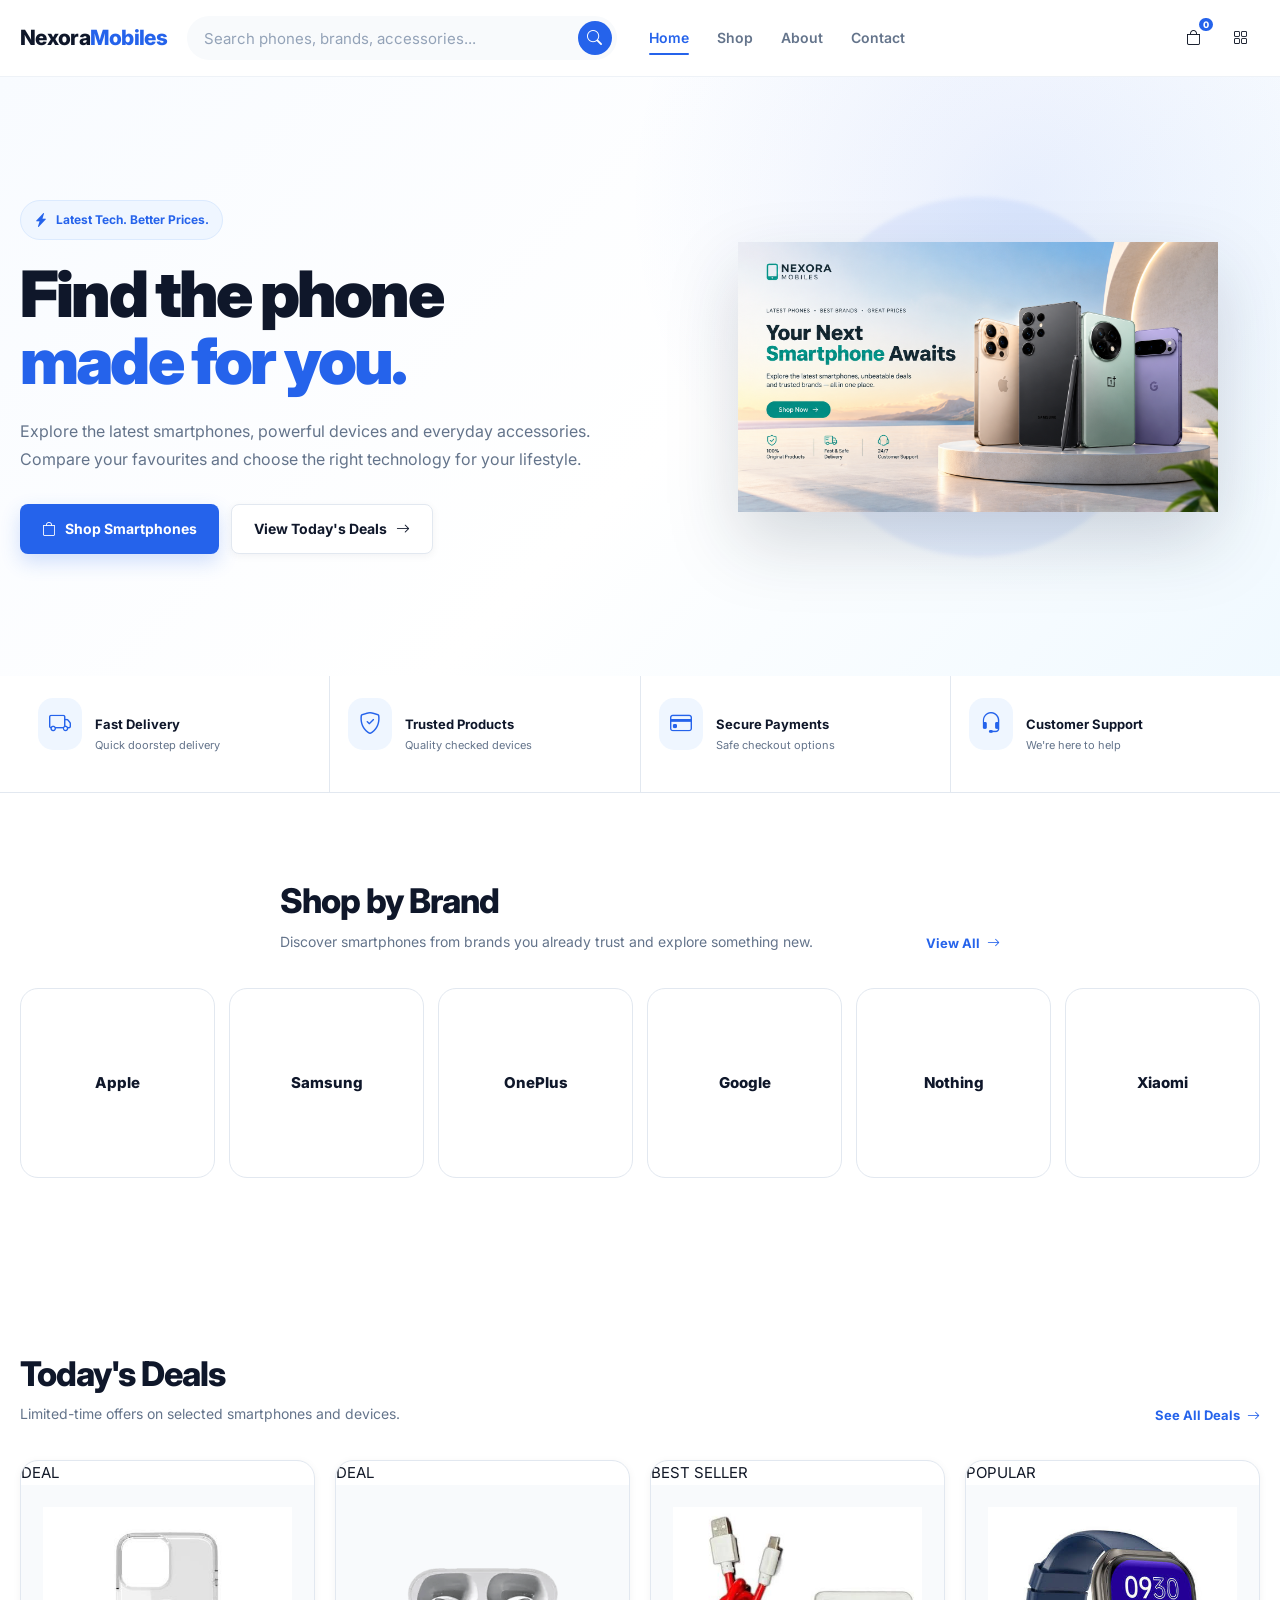
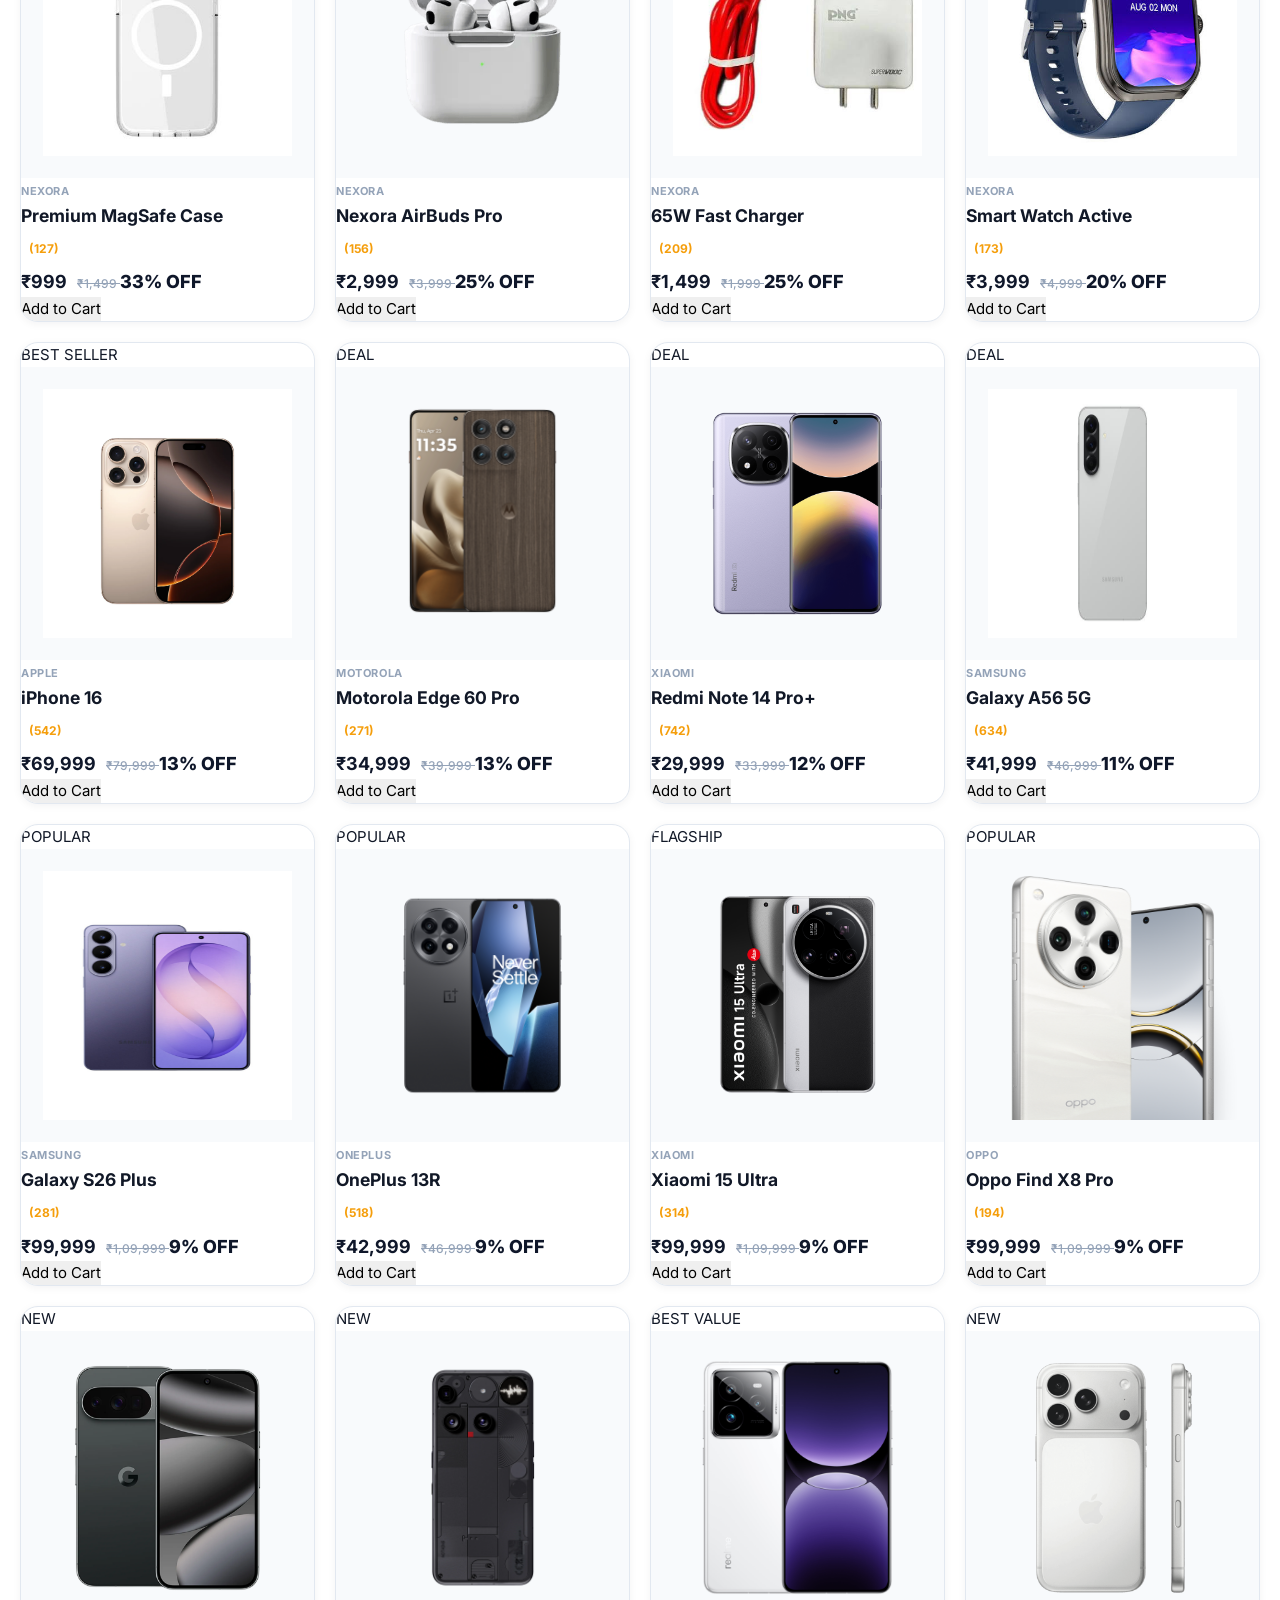
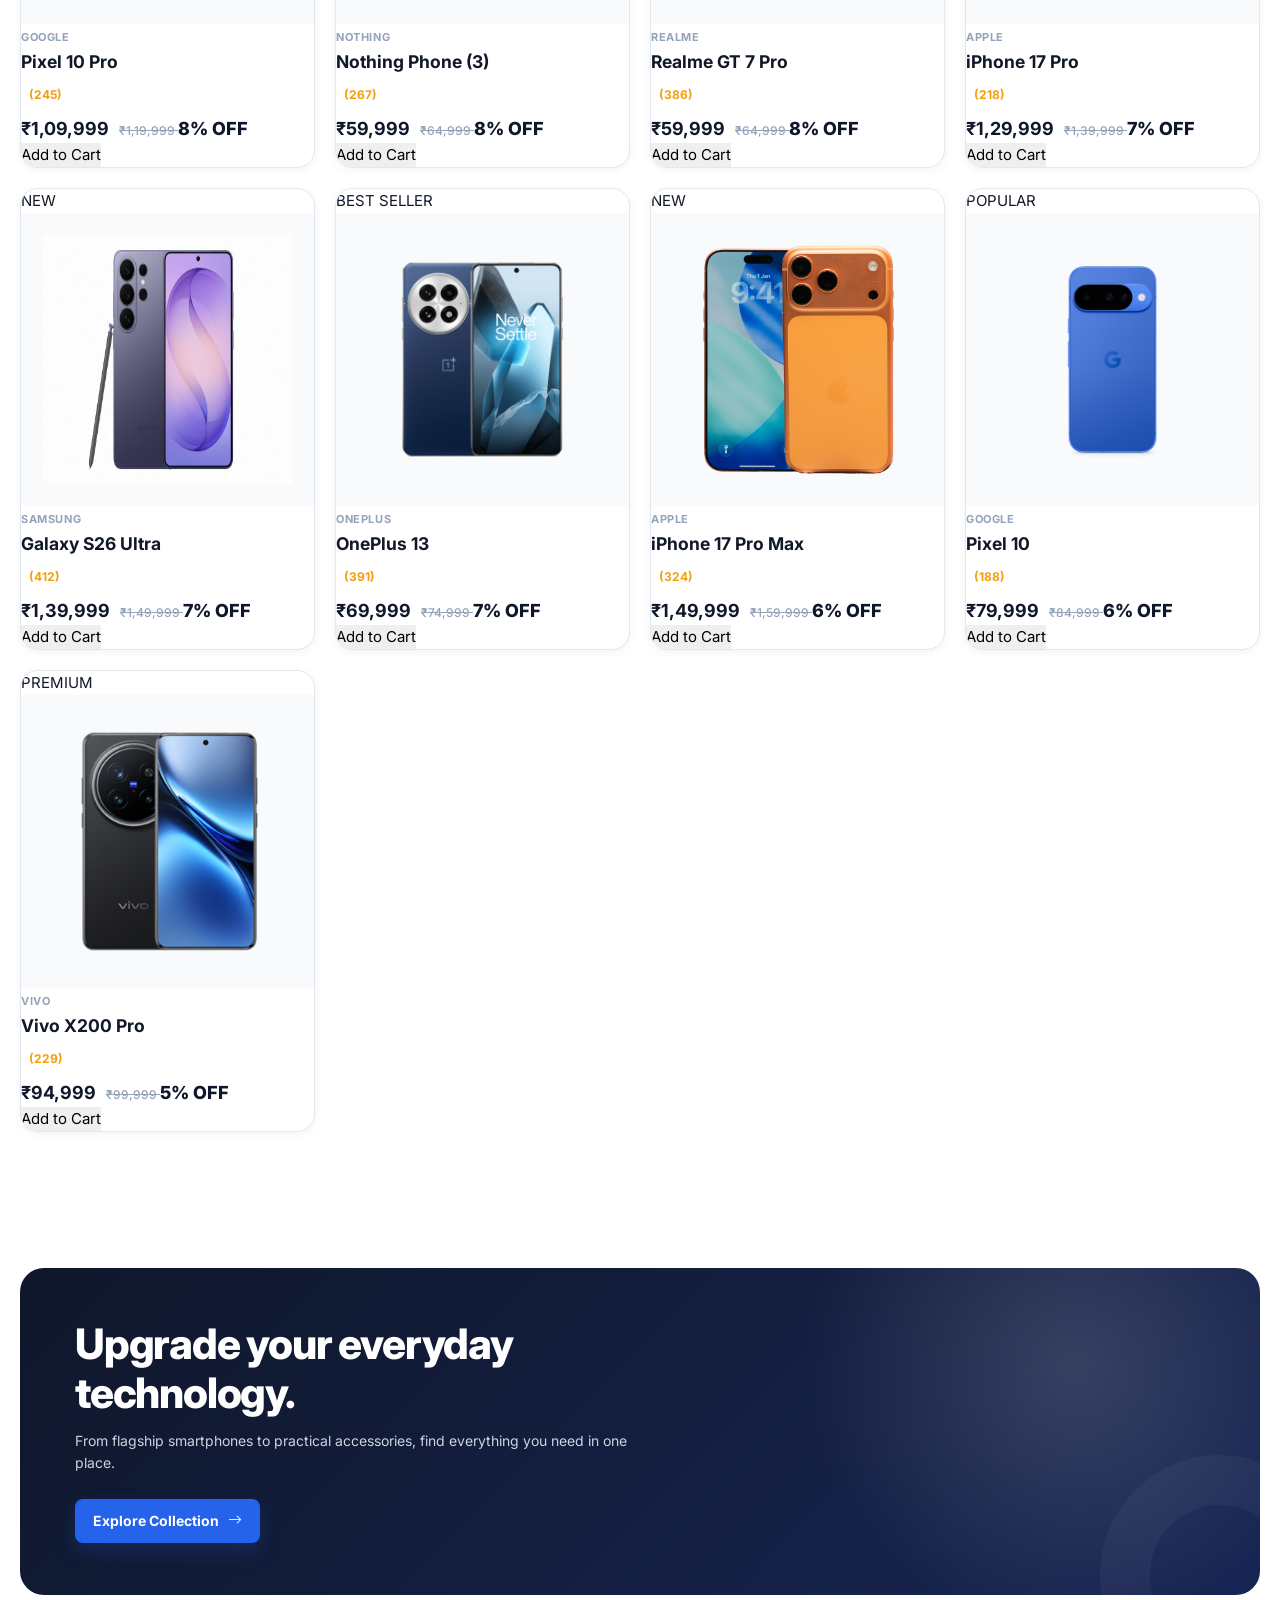
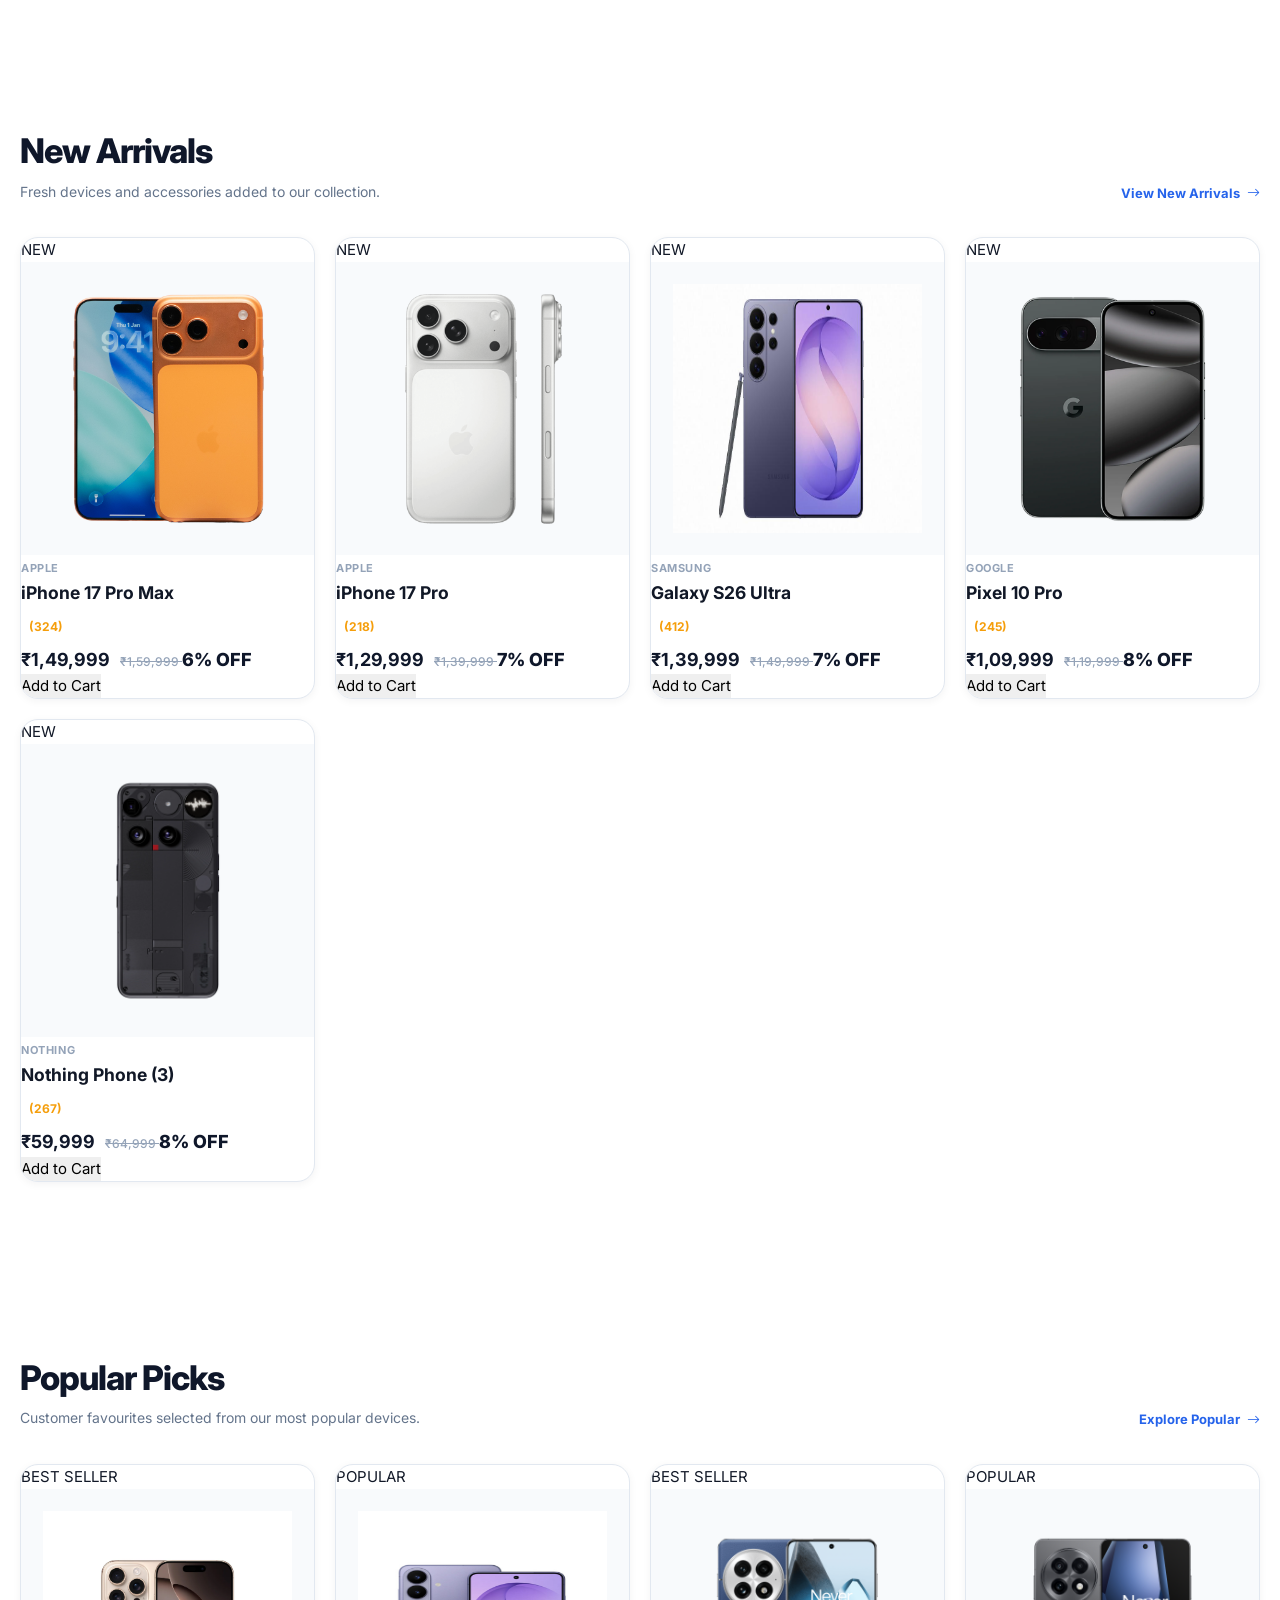
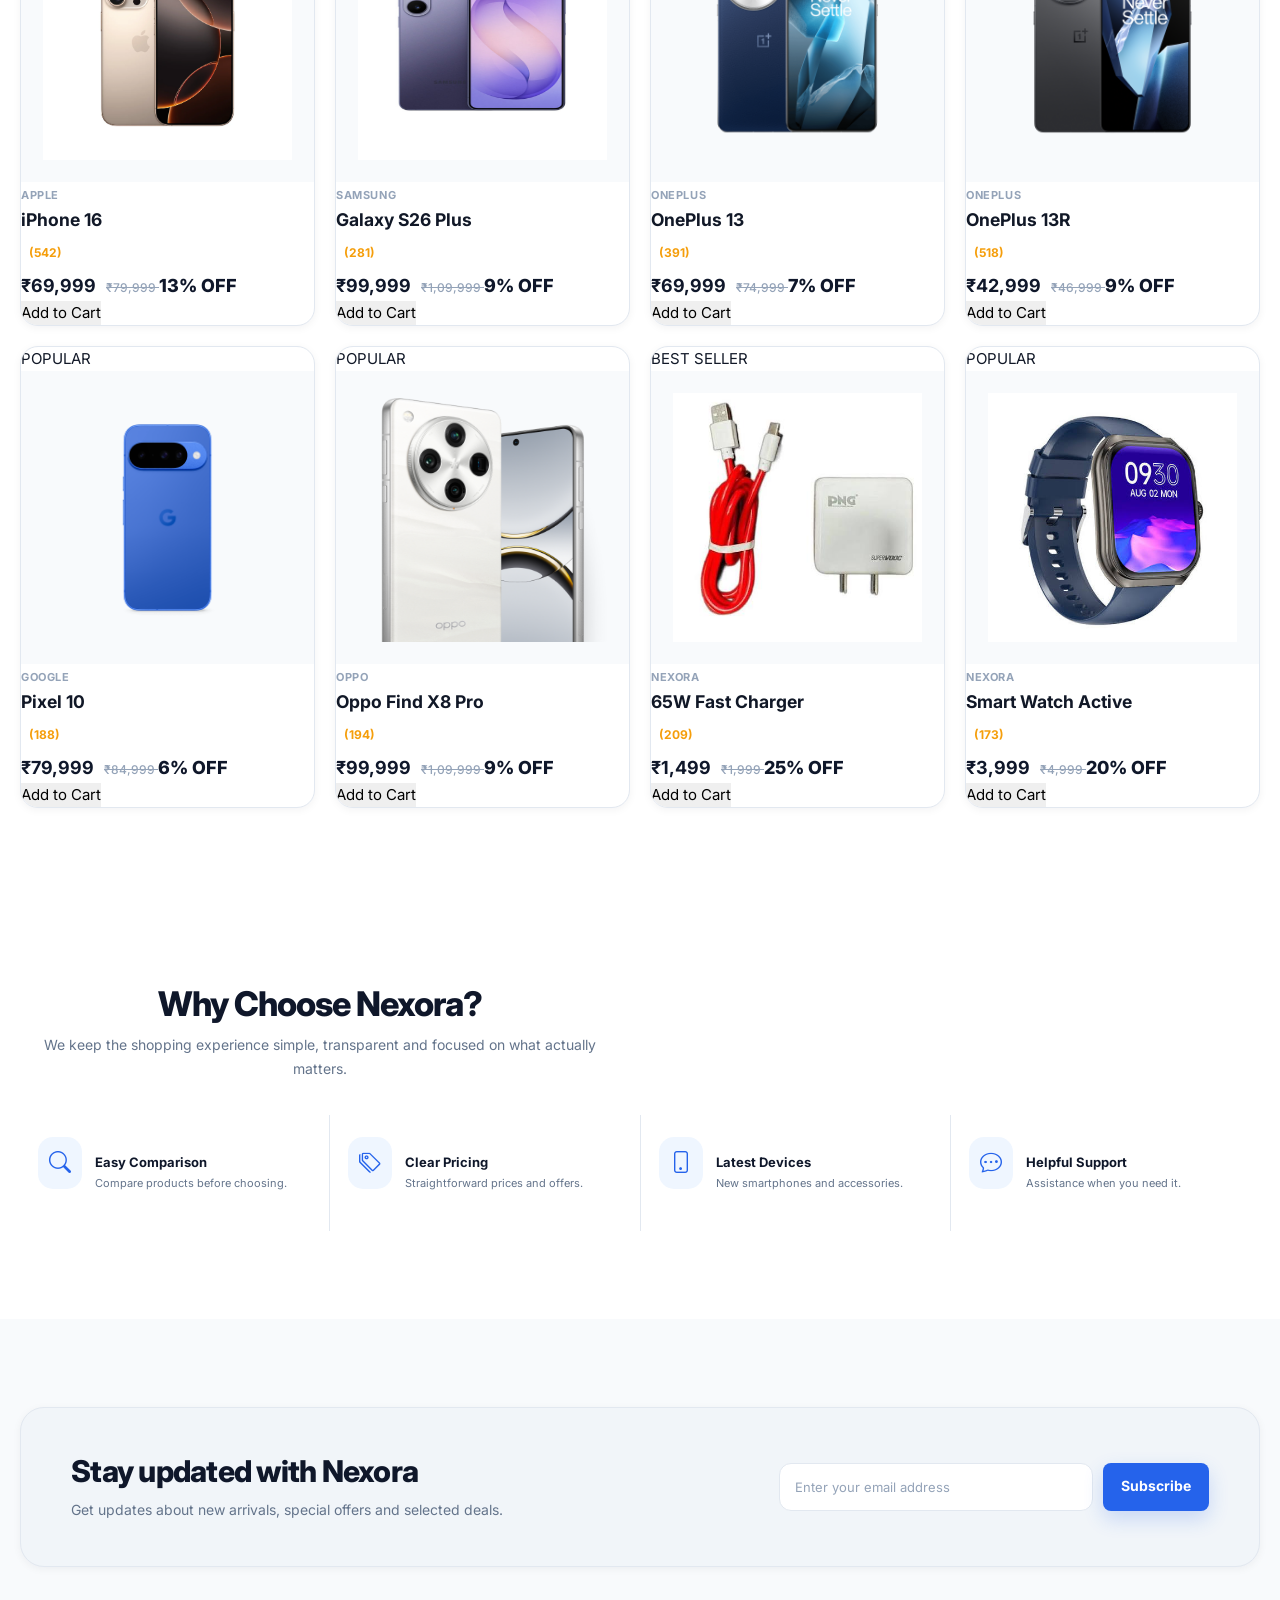
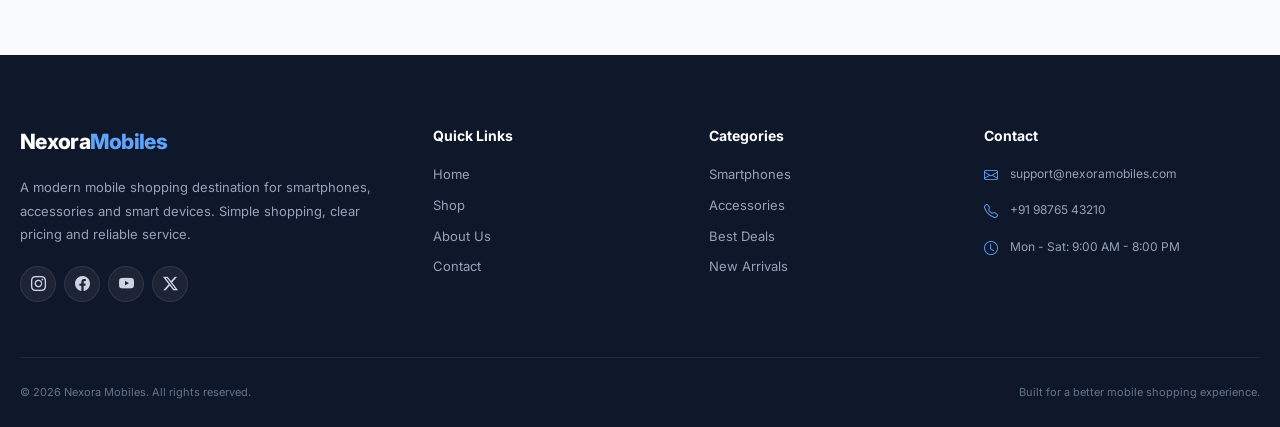
<file: index.html>
<!DOCTYPE html>
<html lang="en">

<head>
    <meta charset="UTF-8">
    <meta name="viewport" content="width=device-width, initial-scale=1.0">

    <title>Nexora Mobiles | Smartphones & Accessories</title>

    <meta name="description"
        content="Shop the latest smartphones, accessories and smart devices at Nexora Mobiles. Compare prices, explore deals and order online.">

    <meta name="keywords"
        content="mobile shop, smartphones, iPhone, Samsung, OnePlus, Google Pixel, mobile accessories">

    <!-- Google Font -->
    <link rel="preconnect" href="https://fonts.googleapis.com">
    <link rel="preconnect" href="https://fonts.gstatic.com" crossorigin>
    <link
        href="https://fonts.googleapis.com/css2?family=Inter:wght@400;500;600;700;800;900&display=swap"
        rel="stylesheet">

    <!-- Bootstrap Icons -->
    <link
        rel="stylesheet"
        href="https://cdn.jsdelivr.net/npm/bootstrap-icons@1.11.3/font/bootstrap-icons.min.css">

    <!-- Main CSS -->
    <link rel="stylesheet" href="css/style.css">
</head>

<body>

    <!-- =====================================================
         HEADER
         ===================================================== -->

    <header class="site-header" id="siteHeader">

        <div class="container">

            <nav class="navbar">

                <!-- Brand -->
                <a href="index.html" class="nav-brand">
                    <span class="brand-text">
                        Nexora<span>Mobiles</span>
                    </span>
                </a>

                <!-- Desktop Search -->
                <div class="header-search">

                    <input
                        type="search"
                        id="headerSearch"
                        placeholder="Search phones, brands, accessories..."
                        autocomplete="off"
                    >

                    <button
                        type="button"
                        id="headerSearchBtn"
                        aria-label="Search">
                        <i class="bi bi-search"></i>
                    </button>

                    <div
                        class="search-preview"
                        id="searchPreview">
                    </div>

                </div>

                <!-- Navigation -->
                <div class="nav-menu" id="navMenu">

                    <a href="index.html" class="nav-link active">
                        Home
                    </a>

                    <a href="shop.html" class="nav-link">
                        Shop
                    </a>

                    <a href="about.html" class="nav-link">
                        About
                    </a>

                    <a href="contact.html" class="nav-link">
                        Contact
                    </a>

                </div>

                <!-- Navigation Actions -->
                <div class="nav-actions">

                    <a
                        href="cart.html"
                        class="nav-action"
                        aria-label="Shopping cart">

                        <i class="bi bi-bag"></i>

                        <span
                            class="nav-count"
                            id="cartCount">
                            0
                        </span>

                    </a>

                    <a
                        href="shop.html"
                        class="nav-action"
                        aria-label="Shop">

                        <i class="bi bi-grid"></i>

                    </a>

                    <button
                        type="button"
                        class="mobile-menu-btn"
                        id="mobileMenuBtn"
                        aria-label="Open menu"
                        aria-expanded="false">

                        <i class="bi bi-list"></i>

                    </button>

                </div>

            </nav>

        </div>

    </header>


    <!-- =====================================================
         HERO
         ===================================================== -->

    <main>

        <section class="hero">

            <div class="container">

                <div class="hero-content">

                    <span class="hero-tag">
                        <i class="bi bi-lightning-charge-fill"></i>
                        Latest Tech. Better Prices.
                    </span>

                    <h1>
                        Find the phone
                        <span>made for you.</span>
                    </h1>

                    <p>
                        Explore the latest smartphones, powerful devices and
                        everyday accessories. Compare your favourites and
                        choose the right technology for your lifestyle.
                    </p>

                    <div class="hero-buttons">

                        <a
                            href="shop.html"
                            class="btn btn-primary btn-lg">

                            <i class="bi bi-bag"></i>
                            Shop Smartphones

                        </a>

                        <a
                            href="shop.html?sort=discount"
                            class="btn btn-secondary btn-lg">

                            View Today's Deals
                            <i class="bi bi-arrow-right"></i>

                        </a>

                    </div>

                </div>

                <!-- Hero Image -->
                <div class="hero-image">

                    <img
                        src="images/banners/hero-phone.png"
                        alt="Latest smartphone">

                </div>

            </div>

        </section>


        <!-- =================================================
             FEATURE STRIP
             ================================================= -->

        <section class="feature-strip">

            <div class="container">

                <div class="feature-grid">

                    <div class="feature-item">

                        <div class="feature-icon">
                            <i class="bi bi-truck"></i>
                        </div>

                        <div>
                            <strong>Fast Delivery</strong>
                            <span>Quick doorstep delivery</span>
                        </div>

                    </div>


                    <div class="feature-item">

                        <div class="feature-icon">
                            <i class="bi bi-shield-check"></i>
                        </div>

                        <div>
                            <strong>Trusted Products</strong>
                            <span>Quality checked devices</span>
                        </div>

                    </div>


                    <div class="feature-item">

                        <div class="feature-icon">
                            <i class="bi bi-credit-card"></i>
                        </div>

                        <div>
                            <strong>Secure Payments</strong>
                            <span>Safe checkout options</span>
                        </div>

                    </div>


                    <div class="feature-item">

                        <div class="feature-icon">
                            <i class="bi bi-headset"></i>
                        </div>

                        <div>
                            <strong>Customer Support</strong>
                            <span>We're here to help</span>
                        </div>

                    </div>

                </div>

            </div>

        </section>


        <!-- =================================================
             BRANDS
             ================================================= -->

        <section class="section brands-section">

            <div class="container">

                <div class="section-heading">

                    <div class="section-heading-content">

                        <h2 class="section-title">
                            Shop by Brand
                        </h2>

                        <p class="section-subtitle">
                            Discover smartphones from brands you already
                            trust and explore something new.
                        </p>

                    </div>

                    <a
                        href="shop.html"
                        class="section-link">

                        View All
                        <i class="bi bi-arrow-right"></i>

                    </a>

                </div>


                <div class="brand-grid">

                    <a
                        href="shop.html?brand=Apple"
                        class="brand-card">
                        Apple
                    </a>

                    <a
                        href="shop.html?brand=Samsung"
                        class="brand-card">
                        Samsung
                    </a>

                    <a
                        href="shop.html?brand=OnePlus"
                        class="brand-card">
                        OnePlus
                    </a>

                    <a
                        href="shop.html?brand=Google"
                        class="brand-card">
                        Google
                    </a>

                    <a
                        href="shop.html?brand=Nothing"
                        class="brand-card">
                        Nothing
                    </a>

                    <a
                        href="shop.html?brand=Xiaomi"
                        class="brand-card">
                        Xiaomi
                    </a>

                </div>

            </div>

        </section>


        <!-- =================================================
             DEALS
             ================================================= -->

        <section class="section">

            <div class="container">

                <div class="section-heading">

                    <div class="section-heading-content">

                        <h2 class="section-title">
                            Today's Deals
                        </h2>

                        <p class="section-subtitle">
                            Limited-time offers on selected smartphones
                            and devices.
                        </p>

                    </div>

                    <a
                        href="shop.html?sort=discount"
                        class="section-link">

                        See All Deals
                        <i class="bi bi-arrow-right"></i>

                    </a>

                </div>


                <div
                    class="product-grid"
                    id="dealProducts">
                </div>

            </div>

        </section>


        <!-- =================================================
             PROMOTIONAL BANNER
             ================================================= -->

        <section class="section-sm">

            <div class="container">

                <div class="deal-banner">

                    <h2>
                        Upgrade your everyday
                        technology.
                    </h2>

                    <p>
                        From flagship smartphones to practical accessories,
                        find everything you need in one place.
                    </p>

                    <a
                        href="shop.html"
                        class="btn btn-primary">

                        Explore Collection
                        <i class="bi bi-arrow-right"></i>

                    </a>

                </div>

            </div>

        </section>


        <!-- =================================================
             NEW ARRIVALS
             ================================================= -->

        <section class="section">

            <div class="container">

                <div class="section-heading">

                    <div class="section-heading-content">

                        <h2 class="section-title">
                            New Arrivals
                        </h2>

                        <p class="section-subtitle">
                            Fresh devices and accessories added to
                            our collection.
                        </p>

                    </div>

                    <a
                        href="shop.html?sort=newest"
                        class="section-link">

                        View New Arrivals
                        <i class="bi bi-arrow-right"></i>

                    </a>

                </div>


                <div
                    class="product-grid"
                    id="newProducts">
                </div>

            </div>

        </section>


        <!-- =================================================
             POPULAR PRODUCTS
             ================================================= -->

        <section class="section">

            <div class="container">

                <div class="section-heading">

                    <div class="section-heading-content">

                        <h2 class="section-title">
                            Popular Picks
                        </h2>

                        <p class="section-subtitle">
                            Customer favourites selected from our
                            most popular devices.
                        </p>

                    </div>

                    <a
                        href="shop.html?sort=rating"
                        class="section-link">

                        Explore Popular
                        <i class="bi bi-arrow-right"></i>

                    </a>

                </div>


                <div
                    class="product-grid"
                    id="popularProducts">
                </div>

            </div>

        </section>


        <!-- =================================================
             WHY NEXORA
             ================================================= -->

        <section class="section">

            <div class="container">

                <div class="section-heading text-center">

                    <div class="section-heading-content">

                        <h2 class="section-title">
                            Why Choose Nexora?
                        </h2>

                        <p class="section-subtitle" style="margin-inline:auto;">
                            We keep the shopping experience simple,
                            transparent and focused on what actually matters.
                        </p>

                    </div>

                </div>


                <div class="feature-grid">

                    <div class="feature-item">

                        <div class="feature-icon">
                            <i class="bi bi-search"></i>
                        </div>

                        <div>
                            <strong>Easy Comparison</strong>
                            <span>
                                Compare products before choosing.
                            </span>
                        </div>

                    </div>


                    <div class="feature-item">

                        <div class="feature-icon">
                            <i class="bi bi-tags"></i>
                        </div>

                        <div>
                            <strong>Clear Pricing</strong>
                            <span>
                                Straightforward prices and offers.
                            </span>
                        </div>

                    </div>


                    <div class="feature-item">

                        <div class="feature-icon">
                            <i class="bi bi-phone"></i>
                        </div>

                        <div>
                            <strong>Latest Devices</strong>
                            <span>
                                New smartphones and accessories.
                            </span>
                        </div>

                    </div>


                    <div class="feature-item">

                        <div class="feature-icon">
                            <i class="bi bi-chat-dots"></i>
                        </div>

                        <div>
                            <strong>Helpful Support</strong>
                            <span>
                                Assistance when you need it.
                            </span>
                        </div>

                    </div>

                </div>

            </div>

        </section>


        <!-- =================================================
             NEWSLETTER
             ================================================= -->

        <section class="section newsletter">

            <div class="container">

                <div class="newsletter-box">

                    <div class="newsletter-content">

                        <h2>
                            Stay updated with Nexora
                        </h2>

                        <p>
                            Get updates about new arrivals, special offers
                            and selected deals.
                        </p>

                    </div>


                    <form
                        class="newsletter-form"
                        id="newsletterForm">

                        <input
                            type="email"
                            id="newsletterEmail"
                            placeholder="Enter your email address"
                            required
                            autocomplete="email"
                        >

                        <button
                            type="submit"
                            class="btn btn-primary">

                            Subscribe

                        </button>

                    </form>

                </div>

            </div>

        </section>

    </main>


    <!-- =====================================================
         FOOTER
         ===================================================== -->

    <footer class="site-footer">

        <div class="container">

            <div class="footer-grid">

                <!-- Brand -->
                <div class="footer-brand">

                    <a
                        href="index.html"
                        class="nav-brand">

                        <span class="brand-text">
                            Nexora<span>Mobiles</span>
                        </span>

                    </a>

                    <p>
                        A modern mobile shopping destination for
                        smartphones, accessories and smart devices.
                        Simple shopping, clear pricing and reliable service.
                    </p>

                    <div class="social-links">

                        <a
                            href="#"
                            class="social-link"
                            aria-label="Instagram">
                            <i class="bi bi-instagram"></i>
                        </a>

                        <a
                            href="#"
                            class="social-link"
                            aria-label="Facebook">
                            <i class="bi bi-facebook"></i>
                        </a>

                        <a
                            href="#"
                            class="social-link"
                            aria-label="YouTube">
                            <i class="bi bi-youtube"></i>
                        </a>

                        <a
                            href="#"
                            class="social-link"
                            aria-label="Twitter">
                            <i class="bi bi-twitter-x"></i>
                        </a>

                    </div>

                </div>


                <!-- Quick Links -->
                <div>

                    <h3 class="footer-title">
                        Quick Links
                    </h3>

                    <div class="footer-links">

                        <a href="index.html">
                            Home
                        </a>

                        <a href="shop.html">
                            Shop
                        </a>

                        <a href="about.html">
                            About Us
                        </a>

                        <a href="contact.html">
                            Contact
                        </a>

                    </div>

                </div>


                <!-- Categories -->
                <div>

                    <h3 class="footer-title">
                        Categories
                    </h3>

                    <div class="footer-links">

                        <a href="shop.html?category=smartphones">
                            Smartphones
                        </a>

                        <a href="shop.html?category=accessories">
                            Accessories
                        </a>

                        <a href="shop.html?sort=discount">
                            Best Deals
                        </a>

                        <a href="shop.html?sort=newest">
                            New Arrivals
                        </a>

                    </div>

                </div>


                <!-- Contact -->
                <div>

                    <h3 class="footer-title">
                        Contact
                    </h3>

                    <div class="footer-contact">

                        <div class="footer-contact-item">

                            <i class="bi bi-envelope"></i>

                            <span>
                                support@nexoramobiles.com
                            </span>

                        </div>


                        <div class="footer-contact-item">

                            <i class="bi bi-telephone"></i>

                            <span>
                                +91 98765 43210
                            </span>

                        </div>


                        <div class="footer-contact-item">

                            <i class="bi bi-clock"></i>

                            <span>
                                Mon - Sat: 9:00 AM - 8:00 PM
                            </span>

                        </div>

                    </div>

                </div>

            </div>


            <div class="footer-bottom">

                <p>
                    © <span id="currentYear"></span>
                    Nexora Mobiles. All rights reserved.
                </p>

                <p>
                    Built for a better mobile shopping experience.
                </p>

            </div>

        </div>

    </footer>


    <!-- =====================================================
         TOAST CONTAINER
         ===================================================== -->

    <div
        class="toast-container"
        id="toastContainer">
    </div>


    <!-- =====================================================
         JAVASCRIPT
         ===================================================== -->

    <script src="js/products.js"></script>
    <script src="js/main.js"></script>

</body>

</html>
</file>
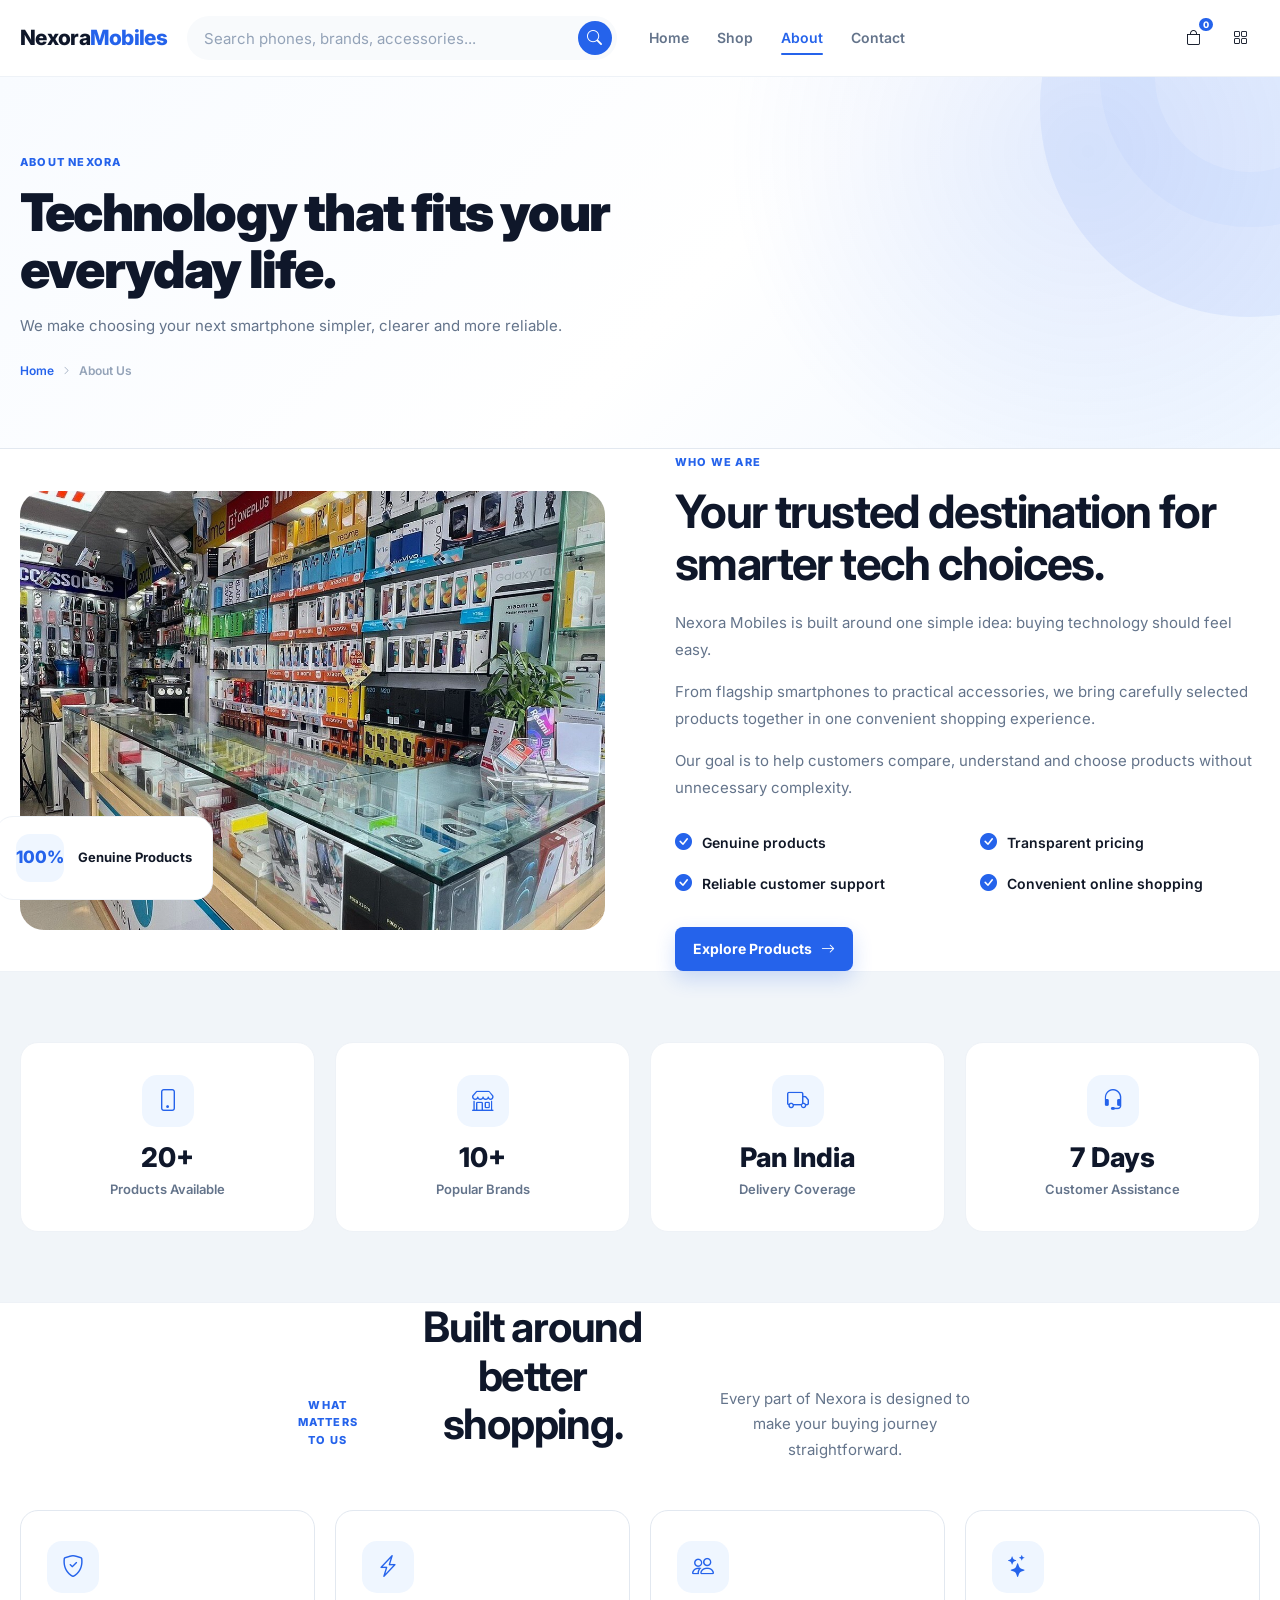
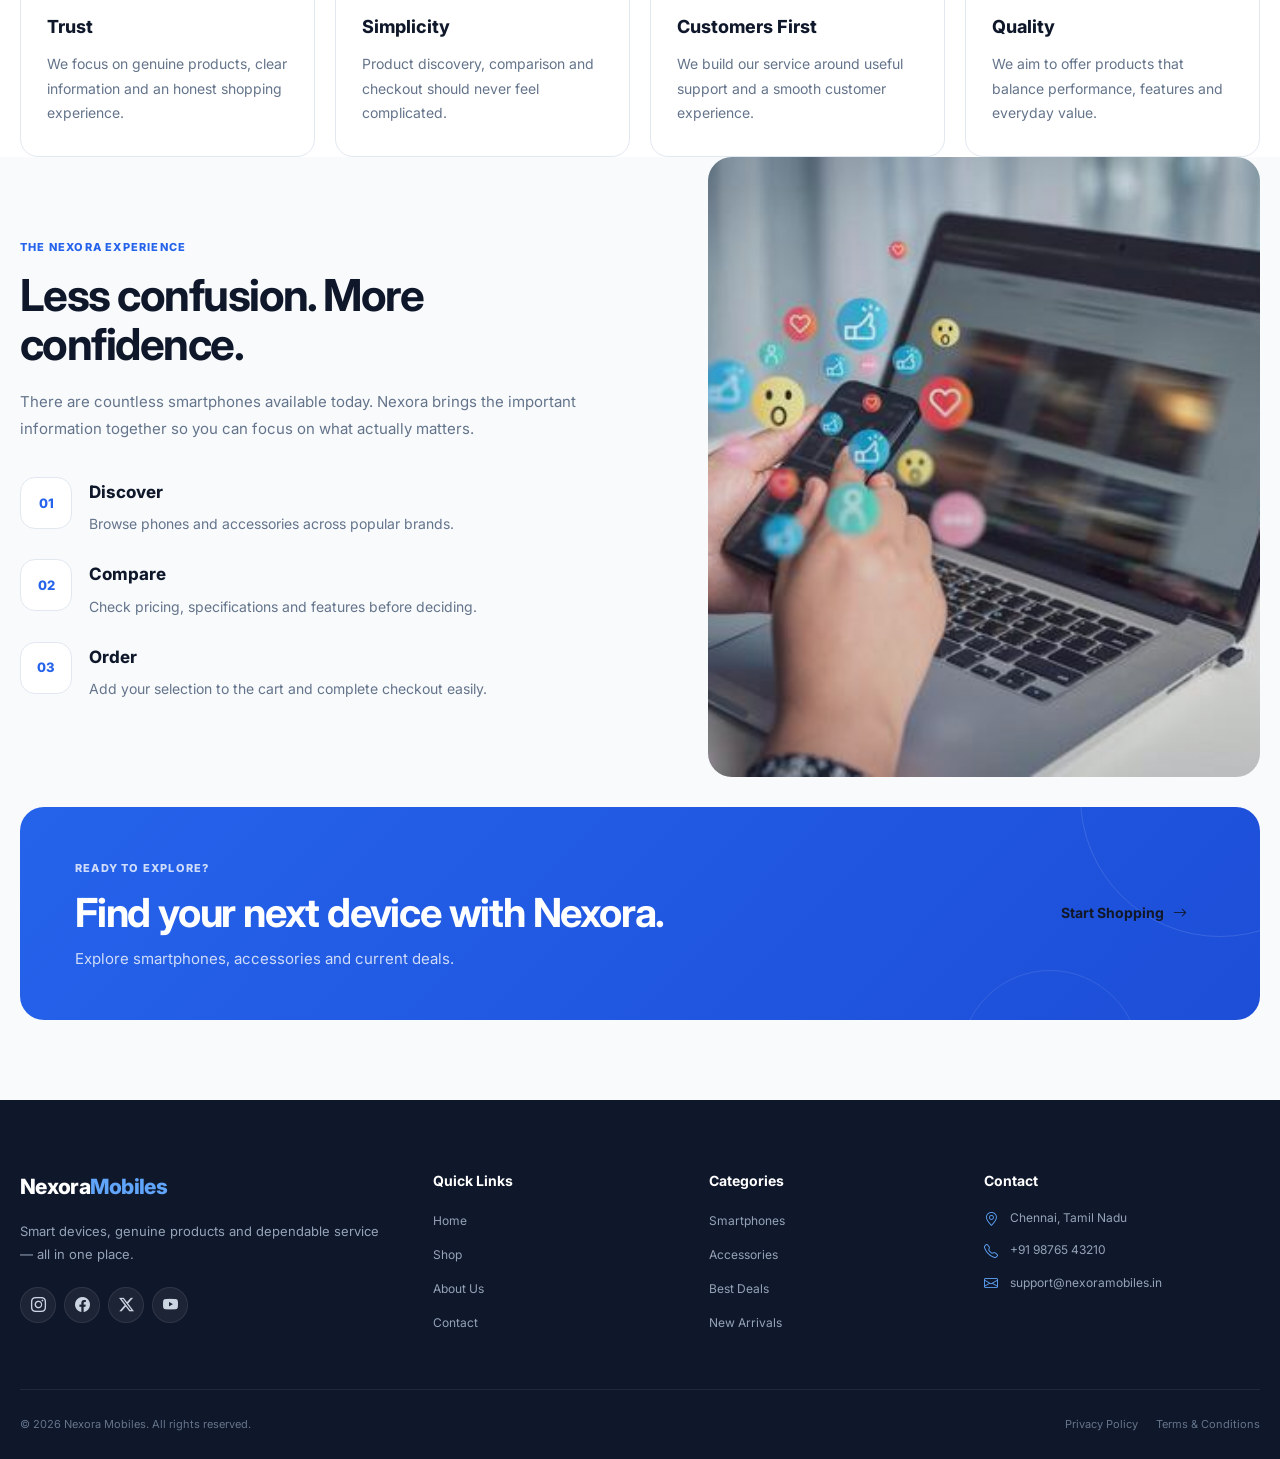
<file: about.html>
<!DOCTYPE html>
<html lang="en">

<head>
    <meta charset="UTF-8">
    <meta name="viewport" content="width=device-width, initial-scale=1.0">

    <title>About Us | Nexora Mobiles</title>

    <meta
        name="description"
        content="Learn more about Nexora Mobiles, our values, customer-first approach and commitment to genuine mobile products.">

    <link rel="preconnect" href="https://fonts.googleapis.com">
    <link rel="preconnect" href="https://fonts.gstatic.com" crossorigin>

    <link
        href="https://fonts.googleapis.com/css2?family=Inter:wght@400;500;600;700;800&display=swap"
        rel="stylesheet">

    <link
        rel="stylesheet"
        href="https://cdn.jsdelivr.net/npm/bootstrap-icons@1.11.3/font/bootstrap-icons.min.css">

    <link rel="stylesheet" href="css/style.css">
</head>

<body>

    <!-- =========================
         HEADER
    ========================== -->
       <!-- =====================================================
         HEADER
         ===================================================== -->

    <header class="site-header" id="siteHeader">

        <div class="container">

            <nav class="navbar">

                <!-- Brand -->
                <a href="index.html" class="nav-brand">
                    <span class="brand-text">
                        Nexora<span>Mobiles</span>
                    </span>
                </a>

                <!-- Desktop Search -->
                <div class="header-search">

                    <input
                        type="search"
                        id="headerSearch"
                        placeholder="Search phones, brands, accessories..."
                        autocomplete="off"
                    >

                    <button
                        type="button"
                        id="headerSearchBtn"
                        aria-label="Search">
                        <i class="bi bi-search"></i>
                    </button>

                    <div
                        class="search-preview"
                        id="searchPreview">
                    </div>

                </div>

                <!-- Navigation -->
                <div class="nav-menu" id="navMenu">

                    <a href="index.html" class="nav-link ">
                        Home
                    </a>

                    <a href="shop.html" class="nav-link">
                        Shop
                    </a>

                    <a href="about.html" class="nav-link active">
                        About
                    </a>

                    <a href="contact.html" class="nav-link">
                        Contact
                    </a>

                </div>

                <!-- Navigation Actions -->
                <div class="nav-actions">

                    <a
                        href="cart.html"
                        class="nav-action"
                        aria-label="Shopping cart">

                        <i class="bi bi-bag"></i>

                        <span
                            class="nav-count"
                            id="cartCount">
                            0
                        </span>

                    </a>

                    <a
                        href="shop.html"
                        class="nav-action"
                        aria-label="Shop">

                        <i class="bi bi-grid"></i>

                    </a>

                    <button
                        type="button"
                        class="mobile-menu-btn"
                        id="mobileMenuBtn"
                        aria-label="Open menu"
                        aria-expanded="false">

                        <i class="bi bi-list"></i>

                    </button>

                </div>

            </nav>

        </div>

    </header>

    <!-- =========================
         PAGE HERO
    ========================== -->
    <section class="page-hero about-page-hero">

        <div class="container">

            <div class="page-hero-content">

                <span class="eyebrow">
                    ABOUT NEXORA
                </span>

                <h1>
                    Technology that fits your everyday life.
                </h1>

                <p>
                    We make choosing your next smartphone simpler,
                    clearer and more reliable.
                </p>

                <div class="breadcrumb">

                    <a href="index.html">
                        Home
                    </a>

                    <i class="bi bi-chevron-right"></i>

                    <span>
                        About Us
                    </span>

                </div>

            </div>

        </div>

    </section>


    <!-- =========================
         INTRO
    ========================== -->
    <main>

        <section class="about-intro section-padding">

            <div class="container">

                <div class="about-intro-grid">


                    <!-- Visual -->
                    <div class="about-visual">

                        <div class="about-image-main">

                            <img
                                src="images/banners/about-store.jpg"
                                alt="Modern mobile store"
                                loading="lazy">

                        </div>


                        <div class="about-floating-card">

                            <strong>
                                100%
                            </strong>

                            <span>
                                Genuine Products
                            </span>

                        </div>

                    </div>


                    <!-- Content -->
                    <div class="about-content">

                        <span class="eyebrow">
                            WHO WE ARE
                        </span>

                        <h2>
                            Your trusted destination for smarter tech choices.
                        </h2>

                        <p>
                            Nexora Mobiles is built around one simple idea:
                            buying technology should feel easy.
                        </p>

                        <p>
                            From flagship smartphones to practical
                            accessories, we bring carefully selected
                            products together in one convenient shopping
                            experience.
                        </p>

                        <p>
                            Our goal is to help customers compare,
                            understand and choose products without
                            unnecessary complexity.
                        </p>


                        <div class="about-check-list">

                            <div>

                                <i class="bi bi-check-circle-fill"></i>

                                <span>
                                    Genuine products
                                </span>

                            </div>

                            <div>

                                <i class="bi bi-check-circle-fill"></i>

                                <span>
                                    Transparent pricing
                                </span>

                            </div>

                            <div>

                                <i class="bi bi-check-circle-fill"></i>

                                <span>
                                    Reliable customer support
                                </span>

                            </div>

                            <div>

                                <i class="bi bi-check-circle-fill"></i>

                                <span>
                                    Convenient online shopping
                                </span>

                            </div>

                        </div>


                        <a
                            href="shop.html"
                            class="btn btn-primary">

                            Explore Products

                            <i class="bi bi-arrow-right"></i>

                        </a>

                    </div>

                </div>

            </div>

        </section>


        <!-- =========================
             STATS
        ========================== -->
        <section class="about-stats">

            <div class="container">

                <div class="stats-grid">

                    <div class="stat-card">

                        <div class="stat-icon">
                            <i class="bi bi-phone"></i>
                        </div>

                        <strong>
                            20+
                        </strong>

                        <span>
                            Products Available
                        </span>

                    </div>


                    <div class="stat-card">

                        <div class="stat-icon">
                            <i class="bi bi-shop"></i>
                        </div>

                        <strong>
                            10+
                        </strong>

                        <span>
                            Popular Brands
                        </span>

                    </div>


                    <div class="stat-card">

                        <div class="stat-icon">
                            <i class="bi bi-truck"></i>
                        </div>

                        <strong>
                            Pan India
                        </strong>

                        <span>
                            Delivery Coverage
                        </span>

                    </div>


                    <div class="stat-card">

                        <div class="stat-icon">
                            <i class="bi bi-headset"></i>
                        </div>

                        <strong>
                            7 Days
                        </strong>

                        <span>
                            Customer Assistance
                        </span>

                    </div>

                </div>

            </div>

        </section>


        <!-- =========================
             VALUES
        ========================== -->
        <section class="values-section section-padding">

            <div class="container">

                <div class="section-heading centered">

                    <span class="eyebrow">
                        WHAT MATTERS TO US
                    </span>

                    <h2>
                        Built around better shopping.
                    </h2>

                    <p>
                        Every part of Nexora is designed to make
                        your buying journey straightforward.
                    </p>

                </div>


                <div class="values-grid">


                    <article class="value-card">

                        <div class="value-icon">

                            <i class="bi bi-shield-check"></i>

                        </div>

                        <h3>
                            Trust
                        </h3>

                        <p>
                            We focus on genuine products, clear
                            information and an honest shopping experience.
                        </p>

                    </article>


                    <article class="value-card">

                        <div class="value-icon">

                            <i class="bi bi-lightning-charge"></i>

                        </div>

                        <h3>
                            Simplicity
                        </h3>

                        <p>
                            Product discovery, comparison and checkout
                            should never feel complicated.
                        </p>

                    </article>


                    <article class="value-card">

                        <div class="value-icon">

                            <i class="bi bi-people"></i>

                        </div>

                        <h3>
                            Customers First
                        </h3>

                        <p>
                            We build our service around useful support
                            and a smooth customer experience.
                        </p>

                    </article>


                    <article class="value-card">

                        <div class="value-icon">

                            <i class="bi bi-stars"></i>

                        </div>

                        <h3>
                            Quality
                        </h3>

                        <p>
                            We aim to offer products that balance
                            performance, features and everyday value.
                        </p>

                    </article>

                </div>

            </div>

        </section>


        <!-- =========================
             SHOPPING EXPERIENCE
        ========================== -->
        <section class="about-experience section-padding">

            <div class="container">

                <div class="about-experience-grid">


                    <div class="about-experience-content">

                        <span class="eyebrow">
                            THE NEXORA EXPERIENCE
                        </span>

                        <h2>
                            Less confusion. More confidence.
                        </h2>

                        <p>
                            There are countless smartphones available
                            today. Nexora brings the important information
                            together so you can focus on what actually
                            matters.
                        </p>


                        <div class="experience-list">

                            <div class="experience-item">

                                <span class="experience-number">
                                    01
                                </span>

                                <div>

                                    <h3>
                                        Discover
                                    </h3>

                                    <p>
                                        Browse phones and accessories
                                        across popular brands.
                                    </p>

                                </div>

                            </div>


                            <div class="experience-item">

                                <span class="experience-number">
                                    02
                                </span>

                                <div>

                                    <h3>
                                        Compare
                                    </h3>

                                    <p>
                                        Check pricing, specifications
                                        and features before deciding.
                                    </p>

                                </div>

                            </div>


                            <div class="experience-item">

                                <span class="experience-number">
                                    03
                                </span>

                                <div>

                                    <h3>
                                        Order
                                    </h3>

                                    <p>
                                        Add your selection to the cart
                                        and complete checkout easily.
                                    </p>

                                </div>

                            </div>

                        </div>

                    </div>


                    <div class="about-experience-visual">

                        <div class="experience-image">

                            <img
                                src="images/banners/about-tech.jpg"
                                alt="Smartphone technology"
                                loading="lazy">

                        </div>

                    </div>

                </div>

            </div>

        </section>


        <!-- =========================
             CTA
        ========================== -->
        <section class="about-cta">

            <div class="container">

                <div class="cta-box">

                    <div>

                        <span class="eyebrow">
                            READY TO EXPLORE?
                        </span>

                        <h2>
                            Find your next device with Nexora.
                        </h2>

                        <p>
                            Explore smartphones, accessories and
                            current deals.
                        </p>

                    </div>

                    <a
                        href="shop.html"
                        class="btn btn-light">

                        Start Shopping

                        <i class="bi bi-arrow-right"></i>

                    </a>

                </div>

            </div>

        </section>

    </main>


    <!-- =========================
         FOOTER
    ========================== -->
    <footer class="site-footer">

        <div class="container">

            <div class="footer-grid">

                <div class="footer-column footer-brand">

                    <a
                        href="index.html"
                        class="footer-logo">

                        Nexora<span>Mobiles</span>

                    </a>

                    <p>
                        Smart devices, genuine products and
                        dependable service — all in one place.
                    </p>

                    <div class="footer-socials">

                        <a href="#" aria-label="Instagram">
                            <i class="bi bi-instagram"></i>
                        </a>

                        <a href="#" aria-label="Facebook">
                            <i class="bi bi-facebook"></i>
                        </a>

                        <a href="#" aria-label="Twitter">
                            <i class="bi bi-twitter-x"></i>
                        </a>

                        <a href="#" aria-label="YouTube">
                            <i class="bi bi-youtube"></i>
                        </a>

                    </div>

                </div>


                <div class="footer-column">

                    <h3>
                        Quick Links
                    </h3>

                    <ul>

                        <li>
                            <a href="index.html">
                                Home
                            </a>
                        </li>

                        <li>
                            <a href="shop.html">
                                Shop
                            </a>
                        </li>

                        <li>
                            <a href="about.html">
                                About Us
                            </a>
                        </li>

                        <li>
                            <a href="contact.html">
                                Contact
                            </a>
                        </li>

                    </ul>

                </div>


                <div class="footer-column">

                    <h3>
                        Categories
                    </h3>

                    <ul>

                        <li>
                            <a href="shop.html?category=smartphones">
                                Smartphones
                            </a>
                        </li>

                        <li>
                            <a href="shop.html?category=accessories">
                                Accessories
                            </a>
                        </li>

                        <li>
                            <a href="shop.html?sort=discount">
                                Best Deals
                            </a>
                        </li>

                        <li>
                            <a href="shop.html?sort=newest">
                                New Arrivals
                            </a>
                        </li>

                    </ul>

                </div>


                <div class="footer-column">

                    <h3>
                        Contact
                    </h3>

                    <ul class="footer-contact">

                        <li>

                            <i class="bi bi-geo-alt"></i>

                            <span>
                                Chennai, Tamil Nadu
                            </span>

                        </li>

                        <li>

                            <i class="bi bi-telephone"></i>

                            <span>
                                +91 98765 43210
                            </span>

                        </li>

                        <li>

                            <i class="bi bi-envelope"></i>

                            <span>
                                support@nexoramobiles.in
                            </span>

                        </li>

                    </ul>

                </div>

            </div>


            <div class="footer-bottom">

                <p>
                    © <span id="currentYear"></span>
                    Nexora Mobiles. All rights reserved.
                </p>

                <div class="footer-bottom-links">

                    <a href="#">
                        Privacy Policy
                    </a>

                    <a href="#">
                        Terms & Conditions
                    </a>

                </div>

            </div>

        </div>

    </footer>


    <!-- Toast -->
    <div
        class="toast-container"
        id="toastContainer"
        aria-live="polite">
    </div>


    <!-- JavaScript -->
    <script src="js/products.js"></script>
    <script src="js/main.js"></script>

</body>

</html>
</file>
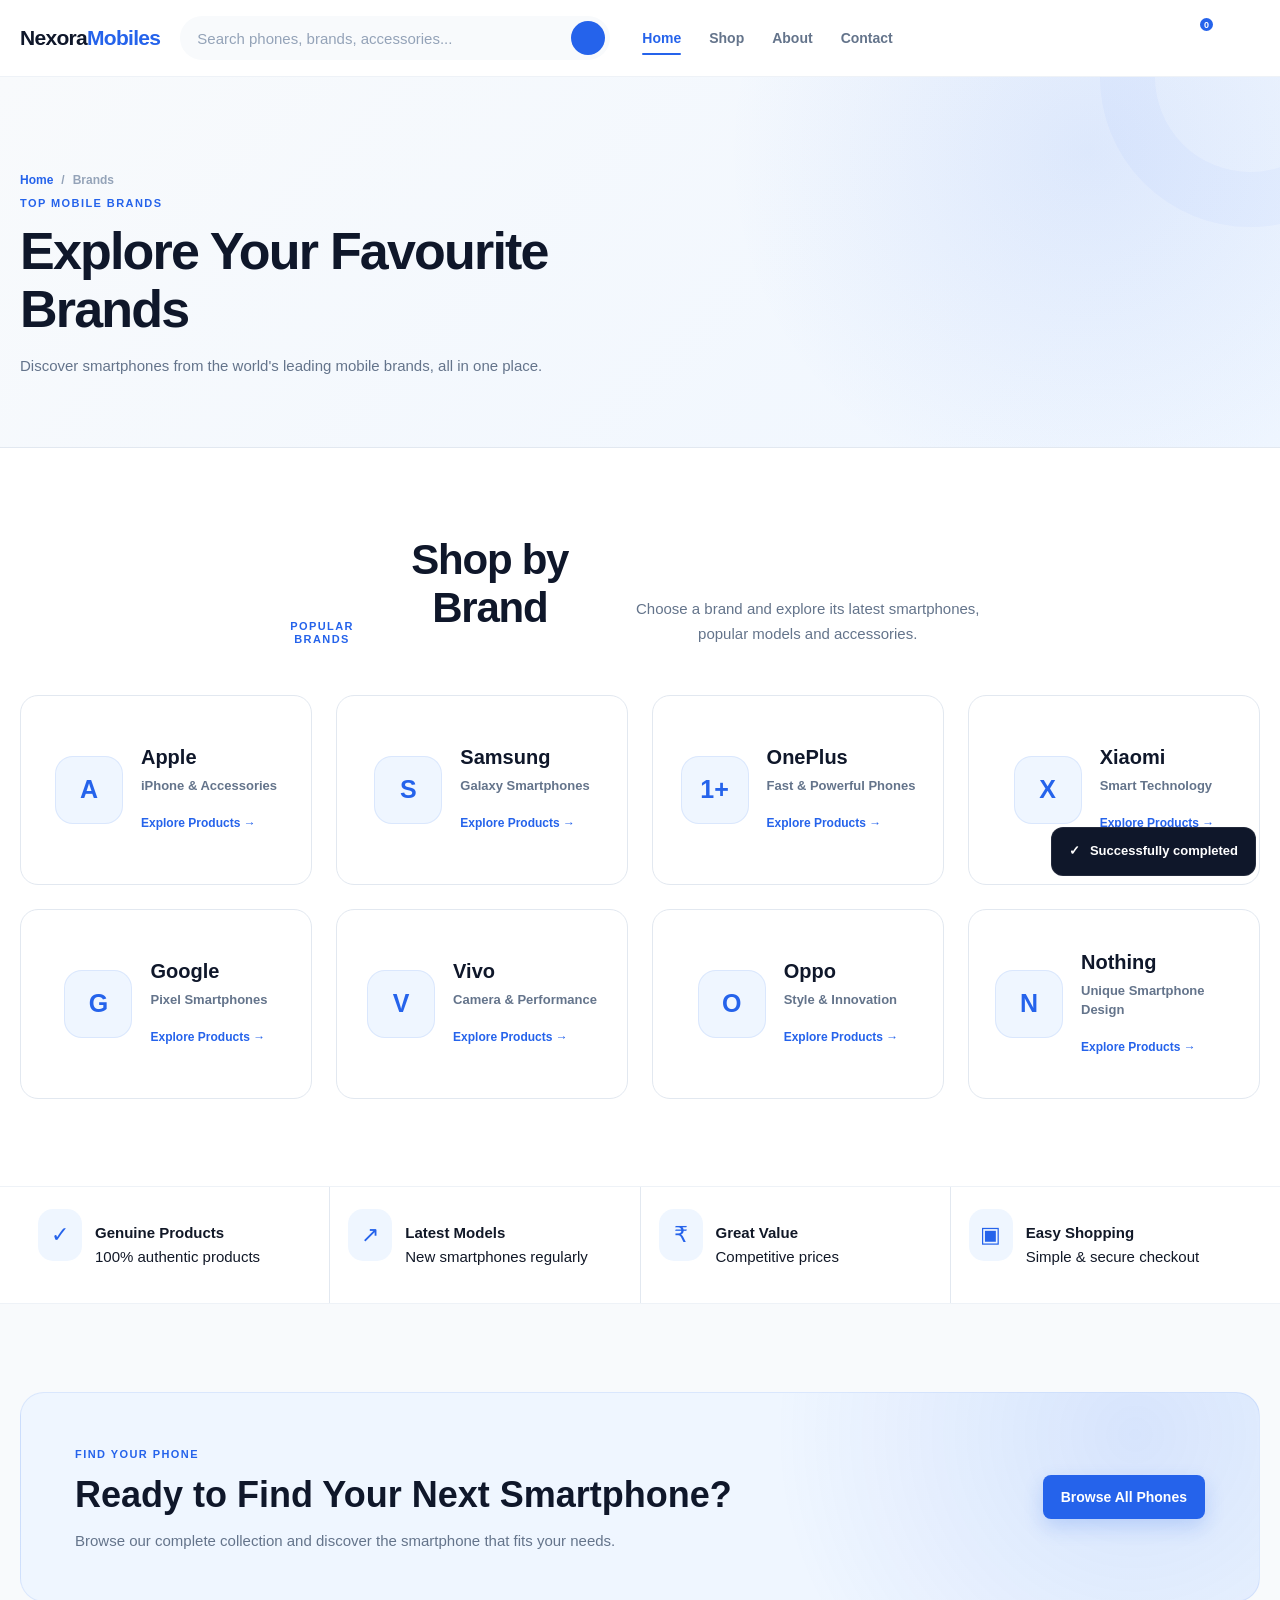
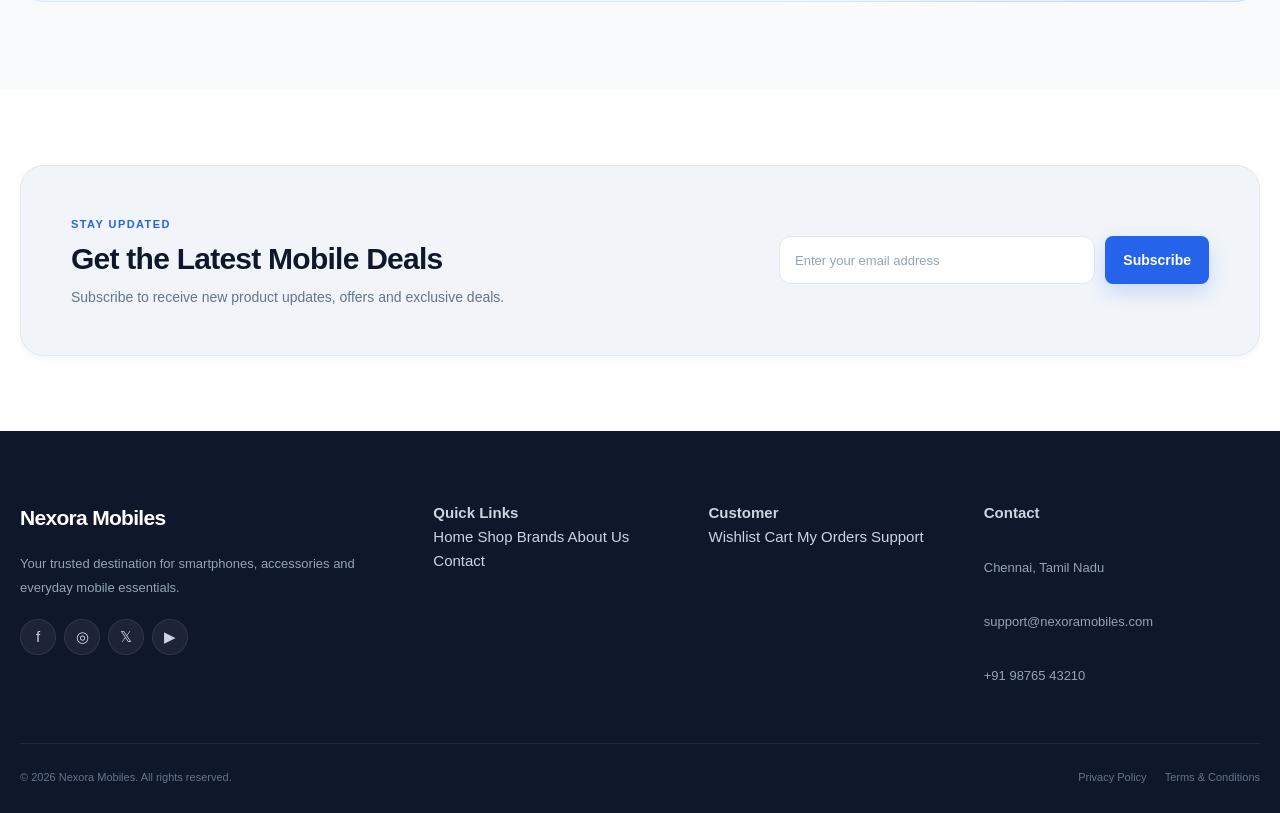
<file: brand.html>
<!DOCTYPE html>
<html lang="en">
<head>
    <meta charset="UTF-8">
    <meta name="viewport" content="width=device-width, initial-scale=1.0">

    <title>Brands | Nexora Mobiles</title>
    <meta name="description" content="Explore top smartphone brands and find your perfect mobile at Nexora Mobiles.">

    <link rel="preconnect" href="https://fonts.googleapis.com">
    <link rel="preconnect" href="https://fonts.gstatic.com" crossorigin>
    <link href="https://fonts.googleapis.com/css2?family=Manrope:wght@400;500;600;700;800&display=swap" rel="stylesheet">

    <link rel="stylesheet" href="css/style.css">
</head>

<body>

    <!-- ================= HEADER ================= -->
        <!-- =====================================================
         HEADER
         ===================================================== -->

    <header class="site-header" id="siteHeader">

        <div class="container">

            <nav class="navbar">

                <!-- Brand -->
                <a href="index.html" class="nav-brand">
                    <span class="brand-text">
                        Nexora<span>Mobiles</span>
                    </span>
                </a>

                <!-- Desktop Search -->
                <div class="header-search">

                    <input
                        type="search"
                        id="headerSearch"
                        placeholder="Search phones, brands, accessories..."
                        autocomplete="off"
                    >

                    <button
                        type="button"
                        id="headerSearchBtn"
                        aria-label="Search">
                        <i class="bi bi-search"></i>
                    </button>

                    <div
                        class="search-preview"
                        id="searchPreview">
                    </div>

                </div>

                <!-- Navigation -->
                <div class="nav-menu" id="navMenu">

                    <a href="index.html" class="nav-link active">
                        Home
                    </a>

                    <a href="shop.html" class="nav-link">
                        Shop
                    </a>

                    <a href="about.html" class="nav-link">
                        About
                    </a>

                    <a href="contact.html" class="nav-link">
                        Contact
                    </a>

                </div>

                <!-- Navigation Actions -->
                <div class="nav-actions">

                    <a
                        href="cart.html"
                        class="nav-action"
                        aria-label="Shopping cart">

                        <i class="bi bi-bag"></i>

                        <span
                            class="nav-count"
                            id="cartCount">
                            0
                        </span>

                    </a>

                    <a
                        href="shop.html"
                        class="nav-action"
                        aria-label="Shop">

                        <i class="bi bi-grid"></i>

                    </a>

                    <button
                        type="button"
                        class="mobile-menu-btn"
                        id="mobileMenuBtn"
                        aria-label="Open menu"
                        aria-expanded="false">

                        <i class="bi bi-list"></i>

                    </button>

                </div>

            </nav>

        </div>

    </header>

    <!-- ================= PAGE HERO ================= -->
    <section class="page-hero brands-hero">

        <div class="container">

            <div class="breadcrumb">
                <a href="index.html">Home</a>
                <span>/</span>
                <span>Brands</span>
            </div>

            <div class="page-hero-content">
                <span class="section-eyebrow">TOP MOBILE BRANDS</span>

                <h1>Explore Your Favourite Brands</h1>

                <p>
                    Discover smartphones from the world's leading mobile brands,
                    all in one place.
                </p>
            </div>

        </div>

    </section>


    <!-- ================= BRANDS SECTION ================= -->
    <main>

        <section class="section brands-section">

            <div class="container">

                <div class="section-heading centered">
                    <span class="section-eyebrow">POPULAR BRANDS</span>

                    <h2>Shop by Brand</h2>

                    <p>
                        Choose a brand and explore its latest smartphones,
                        popular models and accessories.
                    </p>
                </div>


                <div class="brands-grid" id="brandsGrid">

                    <!-- Apple -->
                    <a href="shop.html?brand=Apple" class="brand-card">

                        <div class="brand-card-logo">
                            <span class="brand-letter">A</span>
                        </div>

                        <div class="brand-card-content">
                            <h3>Apple</h3>
                            <p>iPhone & Accessories</p>
                            <span class="brand-card-link">
                                Explore Products →
                            </span>
                        </div>

                    </a>


                    <!-- Samsung -->
                    <a href="shop.html?brand=Samsung" class="brand-card">

                        <div class="brand-card-logo">
                            <span class="brand-letter">S</span>
                        </div>

                        <div class="brand-card-content">
                            <h3>Samsung</h3>
                            <p>Galaxy Smartphones</p>
                            <span class="brand-card-link">
                                Explore Products →
                            </span>
                        </div>

                    </a>


                    <!-- OnePlus -->
                    <a href="shop.html?brand=OnePlus" class="brand-card">

                        <div class="brand-card-logo">
                            <span class="brand-letter">1+</span>
                        </div>

                        <div class="brand-card-content">
                            <h3>OnePlus</h3>
                            <p>Fast & Powerful Phones</p>
                            <span class="brand-card-link">
                                Explore Products →
                            </span>
                        </div>

                    </a>


                    <!-- Xiaomi -->
                    <a href="shop.html?brand=Xiaomi" class="brand-card">

                        <div class="brand-card-logo">
                            <span class="brand-letter">X</span>
                        </div>

                        <div class="brand-card-content">
                            <h3>Xiaomi</h3>
                            <p>Smart Technology</p>
                            <span class="brand-card-link">
                                Explore Products →
                            </span>
                        </div>

                    </a>


                    <!-- Google -->
                    <a href="shop.html?brand=Google" class="brand-card">

                        <div class="brand-card-logo">
                            <span class="brand-letter">G</span>
                        </div>

                        <div class="brand-card-content">
                            <h3>Google</h3>
                            <p>Pixel Smartphones</p>
                            <span class="brand-card-link">
                                Explore Products →
                            </span>
                        </div>

                    </a>


                    <!-- Vivo -->
                    <a href="shop.html?brand=Vivo" class="brand-card">

                        <div class="brand-card-logo">
                            <span class="brand-letter">V</span>
                        </div>

                        <div class="brand-card-content">
                            <h3>Vivo</h3>
                            <p>Camera & Performance</p>
                            <span class="brand-card-link">
                                Explore Products →
                            </span>
                        </div>

                    </a>


                    <!-- Oppo -->
                    <a href="shop.html?brand=Oppo" class="brand-card">

                        <div class="brand-card-logo">
                            <span class="brand-letter">O</span>
                        </div>

                        <div class="brand-card-content">
                            <h3>Oppo</h3>
                            <p>Style & Innovation</p>
                            <span class="brand-card-link">
                                Explore Products →
                            </span>
                        </div>

                    </a>


                    <!-- Nothing -->
                    <a href="shop.html?brand=Nothing" class="brand-card">

                        <div class="brand-card-logo">
                            <span class="brand-letter">N</span>
                        </div>

                        <div class="brand-card-content">
                            <h3>Nothing</h3>
                            <p>Unique Smartphone Design</p>
                            <span class="brand-card-link">
                                Explore Products →
                            </span>
                        </div>

                    </a>

                </div>

            </div>

        </section>


        <!-- ================= FEATURE STRIP ================= -->
        <section class="feature-strip brands-features">

            <div class="container">

                <div class="feature-grid">

                    <div class="feature-item">
                        <div class="feature-icon">✓</div>
                        <div>
                            <h4>Genuine Products</h4>
                            <p>100% authentic products</p>
                        </div>
                    </div>

                    <div class="feature-item">
                        <div class="feature-icon">↗</div>
                        <div>
                            <h4>Latest Models</h4>
                            <p>New smartphones regularly</p>
                        </div>
                    </div>

                    <div class="feature-item">
                        <div class="feature-icon">₹</div>
                        <div>
                            <h4>Great Value</h4>
                            <p>Competitive prices</p>
                        </div>
                    </div>

                    <div class="feature-item">
                        <div class="feature-icon">▣</div>
                        <div>
                            <h4>Easy Shopping</h4>
                            <p>Simple & secure checkout</p>
                        </div>
                    </div>

                </div>

            </div>

        </section>


        <!-- ================= CTA ================= -->
        <section class="section brands-cta">

            <div class="container">

                <div class="brands-cta-box">

                    <div class="brands-cta-content">
                        <span class="section-eyebrow">FIND YOUR PHONE</span>

                        <h2>Ready to Find Your Next Smartphone?</h2>

                        <p>
                            Browse our complete collection and discover the
                            smartphone that fits your needs.
                        </p>
                    </div>

                    <a href="shop.html" class="btn btn-primary">
                        Browse All Phones
                    </a>

                </div>

            </div>

        </section>

    </main>


    <!-- ================= NEWSLETTER ================= -->
    <section class="newsletter-section">

        <div class="container">

            <div class="newsletter-box">

                <div class="newsletter-content">
                    <span class="section-eyebrow">STAY UPDATED</span>

                    <h2>Get the Latest Mobile Deals</h2>

                    <p>
                        Subscribe to receive new product updates,
                        offers and exclusive deals.
                    </p>
                </div>

                <form class="newsletter-form" id="newsletterForm">

                    <input
                        type="email"
                        id="newsletterEmail"
                        placeholder="Enter your email address"
                        required
                    >

                    <button type="submit" class="btn btn-primary">
                        Subscribe
                    </button>

                </form>

            </div>

        </div>

    </section>


    <!-- ================= FOOTER ================= -->
    <footer class="site-footer">

        <div class="container">

            <div class="footer-grid">

                <div class="footer-brand">

                    <a href="index.html" class="footer-logo">
                        Nexora Mobiles
                    </a>

                    <p>
                        Your trusted destination for smartphones,
                        accessories and everyday mobile essentials.
                    </p>

                    <div class="footer-socials">
                        <a href="#" aria-label="Facebook">f</a>
                        <a href="#" aria-label="Instagram">◎</a>
                        <a href="#" aria-label="Twitter">𝕏</a>
                        <a href="#" aria-label="YouTube">▶</a>
                    </div>

                </div>


                <div class="footer-column">

                    <h4>Quick Links</h4>

                    <a href="index.html">Home</a>
                    <a href="shop.html">Shop</a>
                    <a href="brands.html">Brands</a>
                    <a href="about.html">About Us</a>
                    <a href="contact.html">Contact</a>

                </div>


                <div class="footer-column">

                    <h4>Customer</h4>

                    <a href="wishlist.html">Wishlist</a>
                    <a href="cart.html">Cart</a>
                    <a href="orders.html">My Orders</a>
                    <a href="contact.html">Support</a>

                </div>


                <div class="footer-column footer-contact">

                    <h4>Contact</h4>

                    <p>Chennai, Tamil Nadu</p>
                    <p>support@nexoramobiles.com</p>
                    <p>+91 98765 43210</p>

                </div>

            </div>


            <div class="footer-bottom">

                <p>
                    © <span id="currentYear"></span> Nexora Mobiles.
                    All rights reserved.
                </p>

                <div class="footer-bottom-links">
                    <a href="#">Privacy Policy</a>
                    <a href="#">Terms & Conditions</a>
                </div>

            </div>

        </div>

    </footer>


    <!-- ================= TOAST ================= -->
    <div class="toast" id="toast">

        <span class="toast-icon">✓</span>

        <span id="toastMessage">
            Successfully completed
        </span>

    </div>


    <!-- ================= SCRIPTS ================= -->
    <script src="js/products.js"></script>
    <script src="js/main.js"></script>

</body>
</html>
</file>
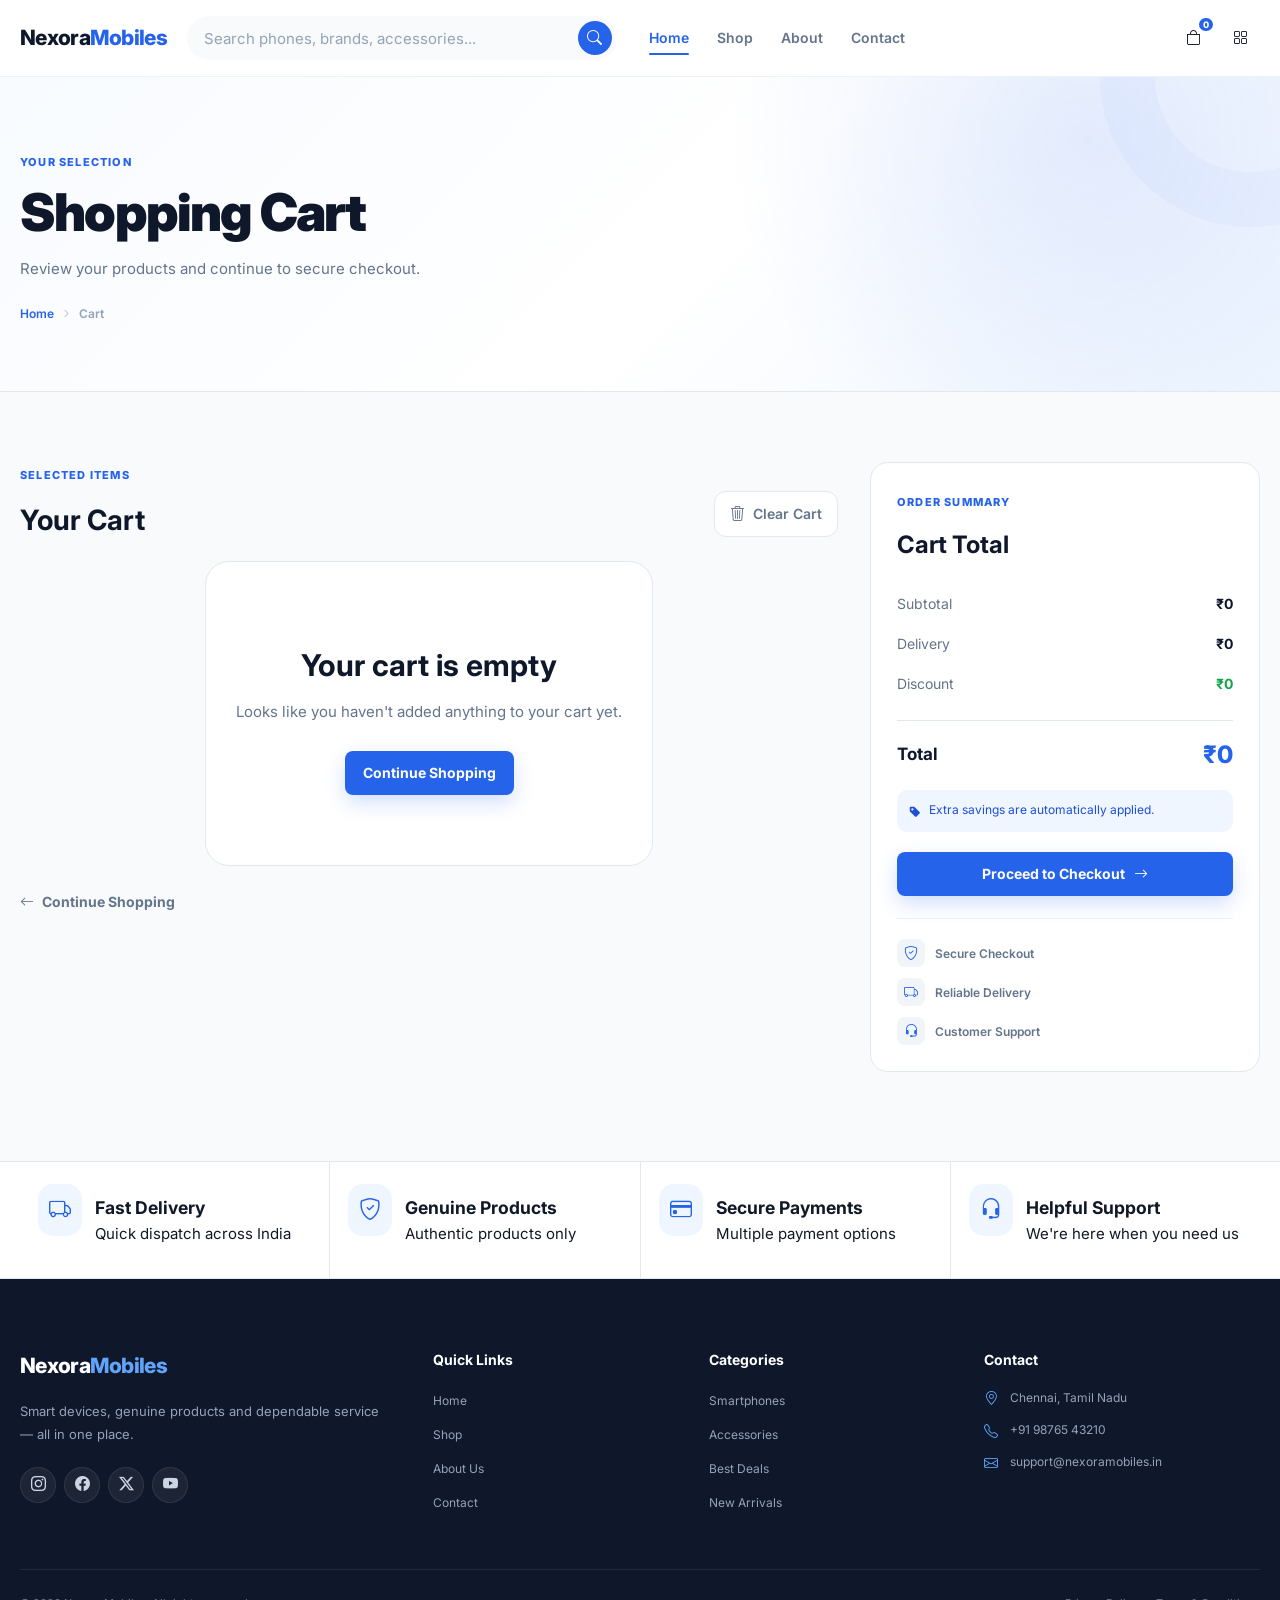
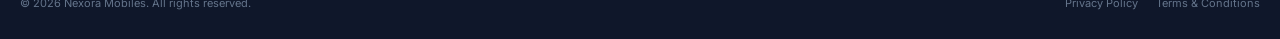
<file: cart.html>
<!DOCTYPE html>
<html lang="en">

<head>
    <meta charset="UTF-8">
    <meta name="viewport" content="width=device-width, initial-scale=1.0">

    <title>Shopping Cart | Nexora Mobiles</title>

    <meta
        name="description"
        content="Review your selected smartphones and accessories before checkout at Nexora Mobiles.">

    <link rel="preconnect" href="https://fonts.googleapis.com">
    <link rel="preconnect" href="https://fonts.gstatic.com" crossorigin>

    <link
        href="https://fonts.googleapis.com/css2?family=Inter:wght@400;500;600;700;800&display=swap"
        rel="stylesheet">

    <link
        rel="stylesheet"
        href="https://cdn.jsdelivr.net/npm/bootstrap-icons@1.11.3/font/bootstrap-icons.min.css">

    <link rel="stylesheet" href="css/style.css">
</head>

<body>

       <!-- =====================================================
         HEADER
         ===================================================== -->

    <header class="site-header" id="siteHeader">

        <div class="container">

            <nav class="navbar">

                <!-- Brand -->
                <a href="index.html" class="nav-brand">
                    <span class="brand-text">
                        Nexora<span>Mobiles</span>
                    </span>
                </a>

                <!-- Desktop Search -->
                <div class="header-search">

                    <input
                        type="search"
                        id="headerSearch"
                        placeholder="Search phones, brands, accessories..."
                        autocomplete="off"
                    >

                    <button
                        type="button"
                        id="headerSearchBtn"
                        aria-label="Search">
                        <i class="bi bi-search"></i>
                    </button>

                    <div
                        class="search-preview"
                        id="searchPreview">
                    </div>

                </div>

                <!-- Navigation -->
                <div class="nav-menu" id="navMenu">

                    <a href="index.html" class="nav-link active">
                        Home
                    </a>

                    <a href="shop.html" class="nav-link">
                        Shop
                    </a>

                    <a href="about.html" class="nav-link">
                        About
                    </a>

                    <a href="contact.html" class="nav-link">
                        Contact
                    </a>

                </div>

                <!-- Navigation Actions -->
                <div class="nav-actions">

                    <a
                        href="cart.html"
                        class="nav-action"
                        aria-label="Shopping cart">

                        <i class="bi bi-bag"></i>

                        <span
                            class="nav-count"
                            id="cartCount">
                            0
                        </span>

                    </a>

                    <a
                        href="shop.html"
                        class="nav-action"
                        aria-label="Shop">

                        <i class="bi bi-grid"></i>

                    </a>

                    <button
                        type="button"
                        class="mobile-menu-btn"
                        id="mobileMenuBtn"
                        aria-label="Open menu"
                        aria-expanded="false">

                        <i class="bi bi-list"></i>

                    </button>

                </div>

            </nav>

        </div>

    </header>
    <!-- =========================
         PAGE HERO
    ========================== -->
    <section class="page-hero">

        <div class="container">

            <div class="page-hero-content">

                <span class="eyebrow">
                    YOUR SELECTION
                </span>

                <h1>
                    Shopping Cart
                </h1>

                <p>
                    Review your products and continue to secure checkout.
                </p>

                <div class="breadcrumb">

                    <a href="index.html">
                        Home
                    </a>

                    <i class="bi bi-chevron-right"></i>

                    <span>
                        Cart
                    </span>

                </div>

            </div>

        </div>

    </section>


    <!-- =========================
         CART
    ========================== -->
    <main class="cart-page">

        <div class="container">

            <!-- Empty Cart -->
            <div
                class="cart-empty"
                id="cartEmpty"
                hidden>

                <div class="empty-icon">
                    <i class="bi bi-bag-x"></i>
                </div>

                <span class="eyebrow">
                    YOUR CART IS EMPTY
                </span>

                <h2>
                    Nothing here yet
                </h2>

                <p>
                    Browse our latest smartphones and accessories
                    and add something you like.
                </p>

                <a
                    href="shop.html"
                    class="btn btn-primary">

                    Continue Shopping

                    <i class="bi bi-arrow-right"></i>

                </a>

            </div>


            <!-- Cart Content -->
            <div
                class="cart-layout"
                id="cartLayout">


                <!-- =========================
                     CART ITEMS
                ========================== -->
                <section class="cart-items-section">

                    <div class="cart-section-heading">

                        <div>

                            <span class="eyebrow">
                                SELECTED ITEMS
                            </span>

                            <h2>
                                Your Cart
                            </h2>

                        </div>

                        <button
                            type="button"
                            class="clear-cart-btn"
                            id="clearCart">

                            <i class="bi bi-trash3"></i>

                            Clear Cart

                        </button>

                    </div>


                    <div
                        class="cart-items"
                        id="cartItems">

                        <!-- Cart products generated by cart.js -->

                    </div>


                    <div class="continue-shopping">

                        <a
                            href="shop.html"
                            class="text-link">

                            <i class="bi bi-arrow-left"></i>

                            Continue Shopping

                        </a>

                    </div>

                </section>


                <!-- =========================
                     CART SUMMARY
                ========================== -->
                <aside class="cart-summary">

                    <div class="summary-card">

                        <div class="summary-heading">

                            <span class="eyebrow">
                                ORDER SUMMARY
                            </span>

                            <h2>
                                Cart Total
                            </h2>

                        </div>


                        <!-- Subtotal -->
                        <div class="summary-row">

                            <span>
                                Subtotal
                            </span>

                            <strong id="cartSubtotal">
                                ₹0
                            </strong>

                        </div>


                        <!-- Delivery -->
                        <div class="summary-row">

                            <span>
                                Delivery
                            </span>

                            <strong id="cartDelivery">
                                ₹0
                            </strong>

                        </div>


                        <!-- Discount -->
                        <div class="summary-row discount-row">

                            <span>
                                Discount
                            </span>

                            <strong id="cartDiscount">
                                ₹0
                            </strong>

                        </div>


                        <!-- Divider -->
                        <div class="summary-divider"></div>


                        <!-- Total -->
                        <div class="summary-total">

                            <span>
                                Total
                            </span>

                            <strong id="cartTotal">
                                ₹0
                            </strong>

                        </div>


                        <!-- Savings -->
                        <div class="summary-saving">

                            <i class="bi bi-tag-fill"></i>

                            <span>
                                Extra savings are automatically applied.
                            </span>

                        </div>


                        <!-- Checkout -->
                        <button
                            type="button"
                            class="btn btn-primary checkout-btn"
                            id="checkoutBtn">

                            Proceed to Checkout

                            <i class="bi bi-arrow-right"></i>

                        </button>


                        <!-- Payment Trust -->
                        <div class="summary-trust">

                            <div class="trust-item">

                                <i class="bi bi-shield-check"></i>

                                <span>
                                    Secure Checkout
                                </span>

                            </div>

                            <div class="trust-item">

                                <i class="bi bi-truck"></i>

                                <span>
                                    Reliable Delivery
                                </span>

                            </div>

                            <div class="trust-item">

                                <i class="bi bi-headset"></i>

                                <span>
                                    Customer Support
                                </span>

                            </div>

                        </div>

                    </div>

                </aside>

            </div>

        </div>

    </main>


    <!-- =========================
         WHY SHOP WITH US
    ========================== -->
    <section class="feature-strip cart-features">

        <div class="container">

            <div class="feature-grid">

                <div class="feature-item">

                    <div class="feature-icon">
                        <i class="bi bi-truck"></i>
                    </div>

                    <div>

                        <h3>
                            Fast Delivery
                        </h3>

                        <p>
                            Quick dispatch across India
                        </p>

                    </div>

                </div>


                <div class="feature-item">

                    <div class="feature-icon">
                        <i class="bi bi-shield-check"></i>
                    </div>

                    <div>

                        <h3>
                            Genuine Products
                        </h3>

                        <p>
                            Authentic products only
                        </p>

                    </div>

                </div>


                <div class="feature-item">

                    <div class="feature-icon">
                        <i class="bi bi-credit-card"></i>
                    </div>

                    <div>

                        <h3>
                            Secure Payments
                        </h3>

                        <p>
                            Multiple payment options
                        </p>

                    </div>

                </div>


                <div class="feature-item">

                    <div class="feature-icon">
                        <i class="bi bi-headset"></i>
                    </div>

                    <div>

                        <h3>
                            Helpful Support
                        </h3>

                        <p>
                            We're here when you need us
                        </p>

                    </div>

                </div>

            </div>

        </div>

    </section>


    <!-- =========================
         FOOTER
    ========================== -->
    <footer class="site-footer">

        <div class="container">

            <div class="footer-grid">

                <div class="footer-column footer-brand">

                    <a
                        href="index.html"
                        class="footer-logo">

                        Nexora<span>Mobiles</span>

                    </a>

                    <p>
                        Smart devices, genuine products and
                        dependable service — all in one place.
                    </p>

                    <div class="footer-socials">

                        <a href="#" aria-label="Instagram">
                            <i class="bi bi-instagram"></i>
                        </a>

                        <a href="#" aria-label="Facebook">
                            <i class="bi bi-facebook"></i>
                        </a>

                        <a href="#" aria-label="Twitter">
                            <i class="bi bi-twitter-x"></i>
                        </a>

                        <a href="#" aria-label="YouTube">
                            <i class="bi bi-youtube"></i>
                        </a>

                    </div>

                </div>


                <div class="footer-column">

                    <h3>
                        Quick Links
                    </h3>

                    <ul>

                        <li>
                            <a href="index.html">
                                Home
                            </a>
                        </li>

                        <li>
                            <a href="shop.html">
                                Shop
                            </a>
                        </li>

                        <li>
                            <a href="about.html">
                                About Us
                            </a>
                        </li>

                        <li>
                            <a href="contact.html">
                                Contact
                            </a>
                        </li>

                    </ul>

                </div>


                <div class="footer-column">

                    <h3>
                        Categories
                    </h3>

                    <ul>

                        <li>
                            <a href="shop.html?category=smartphones">
                                Smartphones
                            </a>
                        </li>

                        <li>
                            <a href="shop.html?category=accessories">
                                Accessories
                            </a>
                        </li>

                        <li>
                            <a href="shop.html?sort=discount">
                                Best Deals
                            </a>
                        </li>

                        <li>
                            <a href="shop.html?sort=newest">
                                New Arrivals
                            </a>
                        </li>

                    </ul>

                </div>


                <div class="footer-column">

                    <h3>
                        Contact
                    </h3>

                    <ul class="footer-contact">

                        <li>

                            <i class="bi bi-geo-alt"></i>

                            <span>
                                Chennai, Tamil Nadu
                            </span>

                        </li>

                        <li>

                            <i class="bi bi-telephone"></i>

                            <span>
                                +91 98765 43210
                            </span>

                        </li>

                        <li>

                            <i class="bi bi-envelope"></i>

                            <span>
                                support@nexoramobiles.in
                            </span>

                        </li>

                    </ul>

                </div>

            </div>


            <div class="footer-bottom">

                <p>
                    © <span id="currentYear"></span>
                    Nexora Mobiles. All rights reserved.
                </p>

                <div class="footer-bottom-links">

                    <a href="#">
                        Privacy Policy
                    </a>

                    <a href="#">
                        Terms & Conditions
                    </a>

                </div>

            </div>

        </div>

    </footer>


    <!-- Toast -->
    <div
        class="toast-container"
        id="toastContainer"
        aria-live="polite">
    </div>


    <!-- JavaScript -->
    <script src="js/products.js"></script>
    <script src="js/main.js"></script>
    <script src="js/cart.js"></script>

</body>

</html>
</file>
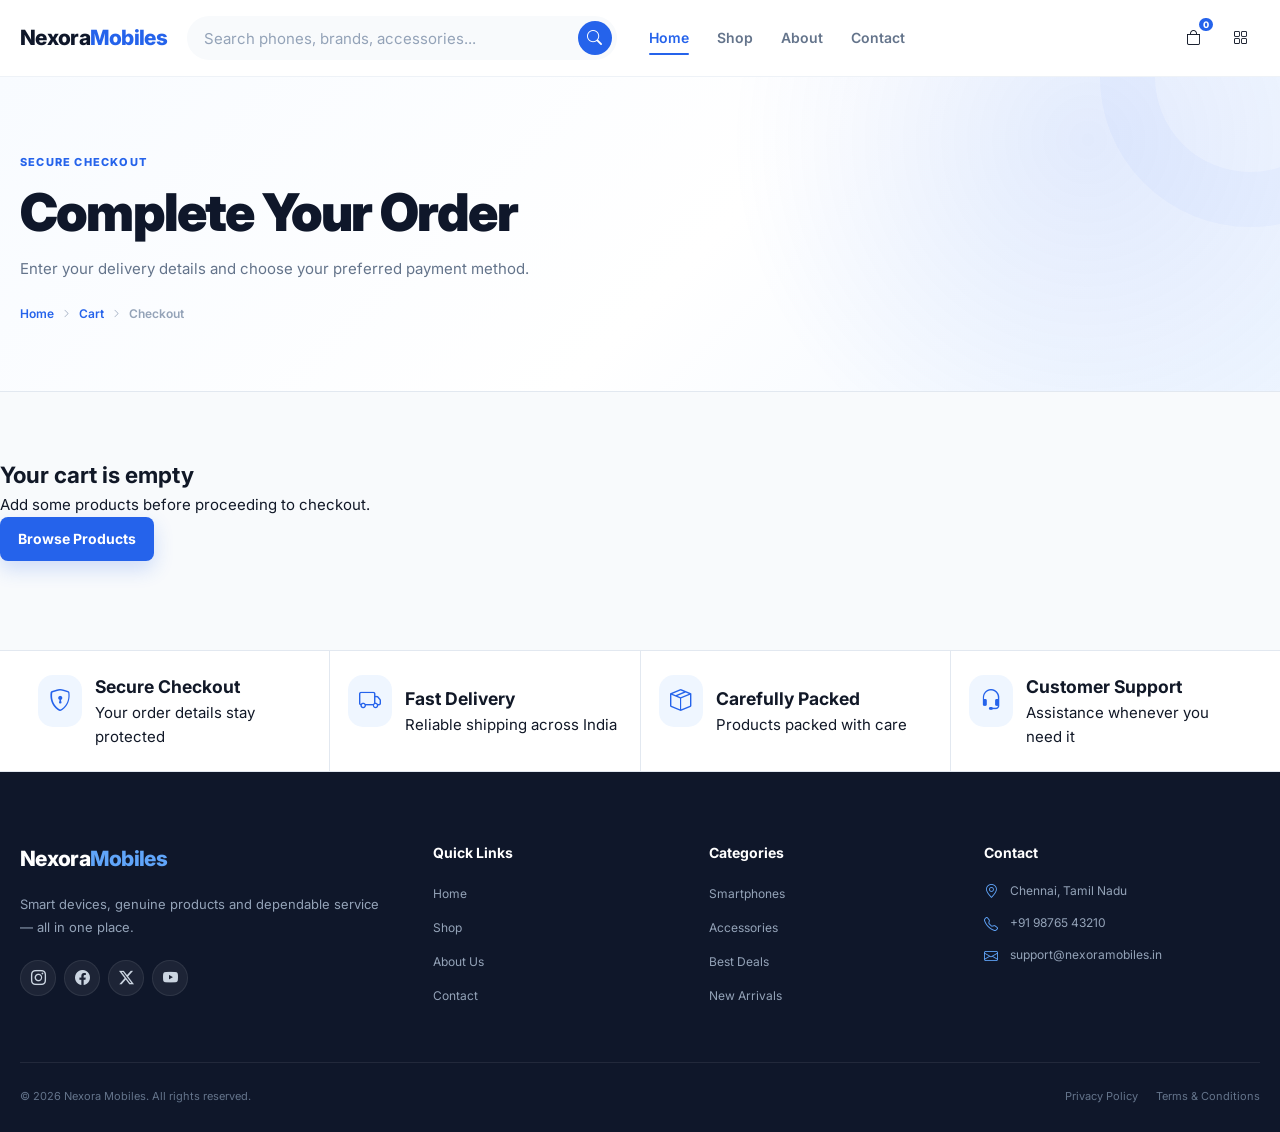
<file: checkout.html>
<!DOCTYPE html>
<html lang="en">

<head>
    <meta charset="UTF-8">
    <meta name="viewport" content="width=device-width, initial-scale=1.0">

    <title>Checkout | Nexora Mobiles</title>

    <meta
        name="description"
        content="Complete your Nexora Mobiles order with our simple and secure checkout.">

    <link rel="preconnect" href="https://fonts.googleapis.com">
    <link rel="preconnect" href="https://fonts.gstatic.com" crossorigin>

    <link
        href="https://fonts.googleapis.com/css2?family=Inter:wght@400;500;600;700;800&display=swap"
        rel="stylesheet">

    <link
        rel="stylesheet"
        href="https://cdn.jsdelivr.net/npm/bootstrap-icons@1.11.3/font/bootstrap-icons.min.css">

    <link rel="stylesheet" href="css/style.css">
</head>

<body>

    <!-- =========================
         HEADER
    ========================== -->
        <!-- =====================================================
         HEADER
         ===================================================== -->

    <header class="site-header" id="siteHeader">

        <div class="container">

            <nav class="navbar">

                <!-- Brand -->
                <a href="index.html" class="nav-brand">
                    <span class="brand-text">
                        Nexora<span>Mobiles</span>
                    </span>
                </a>

                <!-- Desktop Search -->
                <div class="header-search">

                    <input
                        type="search"
                        id="headerSearch"
                        placeholder="Search phones, brands, accessories..."
                        autocomplete="off"
                    >

                    <button
                        type="button"
                        id="headerSearchBtn"
                        aria-label="Search">
                        <i class="bi bi-search"></i>
                    </button>

                    <div
                        class="search-preview"
                        id="searchPreview">
                    </div>

                </div>

                <!-- Navigation -->
                <div class="nav-menu" id="navMenu">

                    <a href="index.html" class="nav-link active">
                        Home
                    </a>

                    <a href="shop.html" class="nav-link">
                        Shop
                    </a>

                    <a href="about.html" class="nav-link">
                        About
                    </a>

                    <a href="contact.html" class="nav-link">
                        Contact
                    </a>

                </div>

                <!-- Navigation Actions -->
                <div class="nav-actions">

                    <a
                        href="cart.html"
                        class="nav-action"
                        aria-label="Shopping cart">

                        <i class="bi bi-bag"></i>

                        <span
                            class="nav-count"
                            id="cartCount">
                            0
                        </span>

                    </a>

                    <a
                        href="shop.html"
                        class="nav-action"
                        aria-label="Shop">

                        <i class="bi bi-grid"></i>

                    </a>

                    <button
                        type="button"
                        class="mobile-menu-btn"
                        id="mobileMenuBtn"
                        aria-label="Open menu"
                        aria-expanded="false">

                        <i class="bi bi-list"></i>

                    </button>

                </div>

            </nav>

        </div>

    </header>

    <!-- =========================
         PAGE HERO
    ========================== -->
    <section class="page-hero checkout-page-hero">

        <div class="container">

            <div class="page-hero-content">

                <span class="eyebrow">
                    SECURE CHECKOUT
                </span>

                <h1>
                    Complete Your Order
                </h1>

                <p>
                    Enter your delivery details and choose your
                    preferred payment method.
                </p>

                <div class="breadcrumb">

                    <a href="index.html">
                        Home
                    </a>

                    <i class="bi bi-chevron-right"></i>

                    <a href="cart.html">
                        Cart
                    </a>

                    <i class="bi bi-chevron-right"></i>

                    <span>
                        Checkout
                    </span>

                </div>

            </div>

        </div>

    </section>


    <!-- =========================
         CHECKOUT
    ========================== -->
    <main class="checkout-page">

        <div class="container">

            <!-- Empty Checkout -->
            <div
                class="checkout-empty"
                id="checkoutEmpty"
                hidden>

                <div class="empty-icon">
                    <i class="bi bi-bag-x"></i>
                </div>

                <span class="eyebrow">
                    NO ITEMS TO CHECKOUT
                </span>

                <h2>
                    Your cart is empty
                </h2>

                <p>
                    Add some products to your cart before continuing
                    to checkout.
                </p>

                <a
                    href="shop.html"
                    class="btn btn-primary">

                    Browse Products

                    <i class="bi bi-arrow-right"></i>

                </a>

            </div>


            <!-- Checkout Layout -->
            <div
                class="checkout-layout"
                id="checkoutLayout">


                <!-- =========================
                     CHECKOUT FORM
                ========================== -->
                <section class="checkout-form-section">


                    <!-- Delivery Details -->
                    <div class="checkout-card">

                        <div class="checkout-card-heading">

                            <div class="checkout-step">
                                01
                            </div>

                            <div>

                                <span class="eyebrow">
                                    DELIVERY
                                </span>

                                <h2>
                                    Delivery Information
                                </h2>

                            </div>

                        </div>


                        <div class="checkout-form">


                            <!-- Full Name -->
                            <div class="form-group">

                                <label for="customerName">
                                    Full Name
                                    <span>*</span>
                                </label>

                                <input
                                    type="text"
                                    id="customerName"
                                    name="customerName"
                                    placeholder="Enter your full name"
                                    autocomplete="name"
                                    required>

                                <small
                                    class="field-error"
                                    id="customerNameError">
                                </small>

                            </div>


                            <!-- Email -->
                            <div class="form-group">

                                <label for="customerEmail">
                                    Email Address
                                    <span>*</span>
                                </label>

                                <input
                                    type="email"
                                    id="customerEmail"
                                    name="customerEmail"
                                    placeholder="you@example.com"
                                    autocomplete="email"
                                    required>

                                <small
                                    class="field-error"
                                    id="customerEmailError">
                                </small>

                            </div>


                            <!-- Phone -->
                            <div class="form-group">

                                <label for="customerPhone">
                                    Phone Number
                                    <span>*</span>
                                </label>

                                <input
                                    type="tel"
                                    id="customerPhone"
                                    name="customerPhone"
                                    placeholder="10-digit mobile number"
                                    autocomplete="tel"
                                    maxlength="10"
                                    required>

                                <small
                                    class="field-error"
                                    id="customerPhoneError">
                                </small>

                            </div>


                            <!-- Address -->
                            <div class="form-group form-group-full">

                                <label for="customerAddress">
                                    Address
                                    <span>*</span>
                                </label>

                                <textarea
                                    id="customerAddress"
                                    name="customerAddress"
                                    rows="3"
                                    placeholder="House / Flat No., Street, Area"
                                    autocomplete="street-address"
                                    required></textarea>

                                <small
                                    class="field-error"
                                    id="customerAddressError">
                                </small>

                            </div>


                            <!-- City -->
                            <div class="form-group">

                                <label for="customerCity">
                                    City
                                    <span>*</span>
                                </label>

                                <input
                                    type="text"
                                    id="customerCity"
                                    name="customerCity"
                                    placeholder="Enter your city"
                                    autocomplete="address-level2"
                                    required>

                                <small
                                    class="field-error"
                                    id="customerCityError">
                                </small>

                            </div>


                            <!-- State -->
                            <div class="form-group">

                                <label for="customerState">
                                    State
                                    <span>*</span>
                                </label>

                                <select
                                    id="customerState"
                                    name="customerState"
                                    autocomplete="address-level1"
                                    required>

                                    <option value="">
                                        Select State
                                    </option>

                                    <option value="Tamil Nadu">
                                        Tamil Nadu
                                    </option>

                                    <option value="Kerala">
                                        Kerala
                                    </option>

                                    <option value="Karnataka">
                                        Karnataka
                                    </option>

                                    <option value="Andhra Pradesh">
                                        Andhra Pradesh
                                    </option>

                                    <option value="Telangana">
                                        Telangana
                                    </option>

                                    <option value="Maharashtra">
                                        Maharashtra
                                    </option>

                                    <option value="Delhi">
                                        Delhi
                                    </option>

                                    <option value="Other">
                                        Other
                                    </option>

                                </select>

                                <small
                                    class="field-error"
                                    id="customerStateError">
                                </small>

                            </div>


                            <!-- Pincode -->
                            <div class="form-group">

                                <label for="customerPincode">
                                    Pincode
                                    <span>*</span>
                                </label>

                                <input
                                    type="text"
                                    id="customerPincode"
                                    name="customerPincode"
                                    placeholder="6-digit pincode"
                                    maxlength="6"
                                    autocomplete="postal-code"
                                    required>

                                <small
                                    class="field-error"
                                    id="customerPincodeError">
                                </small>

                            </div>


                            <!-- Same Address -->
                            <div class="form-group form-group-full">

                                <label class="checkbox-field">

                                    <input
                                        type="checkbox"
                                        id="sameAddress"
                                        checked>

                                    <span>
                                        Billing address is same as delivery address
                                    </span>

                                </label>

                            </div>

                        </div>

                    </div>


                    <!-- Payment -->
                    <div class="checkout-card">

                        <div class="checkout-card-heading">

                            <div class="checkout-step">
                                02
                            </div>

                            <div>

                                <span class="eyebrow">
                                    PAYMENT
                                </span>

                                <h2>
                                    Choose Payment Method
                                </h2>

                            </div>

                        </div>


                        <div
                            class="payment-methods"
                            id="paymentMethods">


                            <!-- COD -->
                            <label
                                class="payment-method active">

                                <input
                                    type="radio"
                                    name="paymentMethod"
                                    value="cod"
                                    checked>

                                <div class="payment-method-icon">
                                    <i class="bi bi-cash-coin"></i>
                                </div>

                                <div class="payment-method-content">

                                    <strong>
                                        Cash on Delivery
                                    </strong>

                                    <span>
                                        Pay when your order arrives
                                    </span>

                                </div>

                                <i class="bi bi-check-circle-fill payment-check"></i>

                            </label>


                            <!-- UPI -->
                            <label class="payment-method">

                                <input
                                    type="radio"
                                    name="paymentMethod"
                                    value="upi">

                                <div class="payment-method-icon">
                                    <i class="bi bi-phone"></i>
                                </div>

                                <div class="payment-method-content">

                                    <strong>
                                        UPI
                                    </strong>

                                    <span>
                                        Google Pay, PhonePe, Paytm and more
                                    </span>

                                </div>

                                <i class="bi bi-check-circle-fill payment-check"></i>

                            </label>


                            <!-- Card -->
                            <label class="payment-method">

                                <input
                                    type="radio"
                                    name="paymentMethod"
                                    value="card">

                                <div class="payment-method-icon">
                                    <i class="bi bi-credit-card"></i>
                                </div>

                                <div class="payment-method-content">

                                    <strong>
                                        Credit / Debit Card
                                    </strong>

                                    <span>
                                        Secure card payment
                                    </span>

                                </div>

                                <i class="bi bi-check-circle-fill payment-check"></i>

                            </label>


                            <!-- Net Banking -->
                            <label class="payment-method">

                                <input
                                    type="radio"
                                    name="paymentMethod"
                                    value="netbanking">

                                <div class="payment-method-icon">
                                    <i class="bi bi-bank"></i>
                                </div>

                                <div class="payment-method-content">

                                    <strong>
                                        Net Banking
                                    </strong>

                                    <span>
                                        Pay directly through your bank
                                    </span>

                                </div>

                                <i class="bi bi-check-circle-fill payment-check"></i>

                            </label>

                        </div>

                    </div>


                    <!-- Order Notes -->
                    <div class="checkout-card">

                        <div class="checkout-card-heading">

                            <div class="checkout-step">
                                03
                            </div>

                            <div>

                                <span class="eyebrow">
                                    OPTIONAL
                                </span>

                                <h2>
                                    Order Notes
                                </h2>

                            </div>

                        </div>

                        <div class="form-group">

                            <label for="orderNotes">
                                Additional Notes
                            </label>

                            <textarea
                                id="orderNotes"
                                name="orderNotes"
                                rows="4"
                                placeholder="Any delivery instructions or special requests?"></textarea>

                        </div>

                    </div>

                </section>


                <!-- =========================
                     ORDER SUMMARY
                ========================== -->
                <aside class="checkout-summary">

                    <div class="checkout-summary-card">

                        <div class="summary-heading">

                            <span class="eyebrow">
                                YOUR ORDER
                            </span>

                            <h2>
                                Order Summary
                            </h2>

                        </div>


                        <!-- Order Items -->
                        <div
                            class="checkout-items"
                            id="checkoutItems">

                            <!-- Items generated by checkout.js -->

                        </div>


                        <div class="summary-divider"></div>


                        <!-- Subtotal -->
                        <div class="summary-row">

                            <span>
                                Subtotal
                            </span>

                            <strong id="checkoutSubtotal">
                                ₹0
                            </strong>

                        </div>


                        <!-- Delivery -->
                        <div class="summary-row">

                            <span>
                                Delivery
                            </span>

                            <strong id="checkoutDelivery">
                                ₹0
                            </strong>

                        </div>


                        <!-- Discount -->
                        <div class="summary-row discount-row">

                            <span>
                                Discount
                            </span>

                            <strong id="checkoutDiscount">
                                ₹0
                            </strong>

                        </div>


                        <div class="summary-divider"></div>


                        <!-- Total -->
                        <div class="summary-total">

                            <span>
                                Total
                            </span>

                            <strong id="checkoutTotal">
                                ₹0
                            </strong>

                        </div>


                        <!-- Place Order -->
                        <button
                            type="button"
                            class="btn btn-primary place-order-btn"
                            id="placeOrderBtn">

                            <i class="bi bi-lock-fill"></i>

                            Place Order

                        </button>


                        <p class="secure-note">

                            <i class="bi bi-shield-check"></i>

                            Your order details are handled securely.

                        </p>


                        <!-- Back -->
                        <a
                            href="cart.html"
                            class="back-to-cart">

                            <i class="bi bi-arrow-left"></i>

                            Return to Cart

                        </a>

                    </div>

                </aside>

            </div>


            <!-- =========================
                 ORDER SUCCESS
            ========================== -->
            <section
                class="order-success"
                id="orderSuccess"
                hidden>

                <div class="success-icon">

                    <i class="bi bi-check-lg"></i>

                </div>

                <span class="eyebrow">
                    ORDER CONFIRMED
                </span>

                <h2>
                    Thank you for your order!
                </h2>

                <p>
                    Your order has been placed successfully.
                    We will process it shortly.
                </p>

                <div class="order-number-box">

                    <span>
                        Order Number
                    </span>

                    <strong id="orderNumber">
                        NX0000000000
                    </strong>

                </div>

                <div class="success-actions">

                    <a
                        href="shop.html"
                        class="btn btn-primary">

                        Continue Shopping

                    </a>

                    <a
                        href="index.html"
                        class="btn btn-outline">

                        Back to Home

                    </a>

                </div>

            </section>

        </div>

    </main>


    <!-- =========================
         TRUST STRIP
    ========================== -->
    <section class="feature-strip checkout-features">

        <div class="container">

            <div class="feature-grid">

                <div class="feature-item">

                    <div class="feature-icon">
                        <i class="bi bi-shield-lock"></i>
                    </div>

                    <div>

                        <h3>
                            Secure Checkout
                        </h3>

                        <p>
                            Your order details stay protected
                        </p>

                    </div>

                </div>


                <div class="feature-item">

                    <div class="feature-icon">
                        <i class="bi bi-truck"></i>
                    </div>

                    <div>

                        <h3>
                            Fast Delivery
                        </h3>

                        <p>
                            Reliable shipping across India
                        </p>

                    </div>

                </div>


                <div class="feature-item">

                    <div class="feature-icon">
                        <i class="bi bi-box-seam"></i>
                    </div>

                    <div>

                        <h3>
                            Carefully Packed
                        </h3>

                        <p>
                            Products packed with care
                        </p>

                    </div>

                </div>


                <div class="feature-item">

                    <div class="feature-icon">
                        <i class="bi bi-headset"></i>
                    </div>

                    <div>

                        <h3>
                            Customer Support
                        </h3>

                        <p>
                            Assistance whenever you need it
                        </p>

                    </div>

                </div>

            </div>

        </div>

    </section>


    <!-- =========================
         FOOTER
    ========================== -->
    <footer class="site-footer">

        <div class="container">

            <div class="footer-grid">

                <div class="footer-column footer-brand">

                    <a
                        href="index.html"
                        class="footer-logo">

                        Nexora<span>Mobiles</span>

                    </a>

                    <p>
                        Smart devices, genuine products and
                        dependable service — all in one place.
                    </p>

                    <div class="footer-socials">

                        <a href="#" aria-label="Instagram">
                            <i class="bi bi-instagram"></i>
                        </a>

                        <a href="#" aria-label="Facebook">
                            <i class="bi bi-facebook"></i>
                        </a>

                        <a href="#" aria-label="Twitter">
                            <i class="bi bi-twitter-x"></i>
                        </a>

                        <a href="#" aria-label="YouTube">
                            <i class="bi bi-youtube"></i>
                        </a>

                    </div>

                </div>


                <div class="footer-column">

                    <h3>
                        Quick Links
                    </h3>

                    <ul>

                        <li>
                            <a href="index.html">
                                Home
                            </a>
                        </li>

                        <li>
                            <a href="shop.html">
                                Shop
                            </a>
                        </li>

                        <li>
                            <a href="about.html">
                                About Us
                            </a>
                        </li>

                        <li>
                            <a href="contact.html">
                                Contact
                            </a>
                        </li>

                    </ul>

                </div>


                <div class="footer-column">

                    <h3>
                        Categories
                    </h3>

                    <ul>

                        <li>
                            <a href="shop.html?category=smartphones">
                                Smartphones
                            </a>
                        </li>

                        <li>
                            <a href="shop.html?category=accessories">
                                Accessories
                            </a>
                        </li>

                        <li>
                            <a href="shop.html?sort=discount">
                                Best Deals
                            </a>
                        </li>

                        <li>
                            <a href="shop.html?sort=newest">
                                New Arrivals
                            </a>
                        </li>

                    </ul>

                </div>


                <div class="footer-column">

                    <h3>
                        Contact
                    </h3>

                    <ul class="footer-contact">

                        <li>

                            <i class="bi bi-geo-alt"></i>

                            <span>
                                Chennai, Tamil Nadu
                            </span>

                        </li>

                        <li>

                            <i class="bi bi-telephone"></i>

                            <span>
                                +91 98765 43210
                            </span>

                        </li>

                        <li>

                            <i class="bi bi-envelope"></i>

                            <span>
                                support@nexoramobiles.in
                            </span>

                        </li>

                    </ul>

                </div>

            </div>


            <div class="footer-bottom">

                <p>
                    © <span id="currentYear"></span>
                    Nexora Mobiles. All rights reserved.
                </p>

                <div class="footer-bottom-links">

                    <a href="#">
                        Privacy Policy
                    </a>

                    <a href="#">
                        Terms & Conditions
                    </a>

                </div>

            </div>

        </div>

    </footer>


    <!-- Toast -->
    <div
        class="toast-container"
        id="toastContainer"
        aria-live="polite">
    </div>


    <!-- JavaScript -->
    <script src="js/products.js"></script>
    <script src="js/main.js"></script>
    <script src="js/checkout.js"></script>

</body>

</html>
</file>
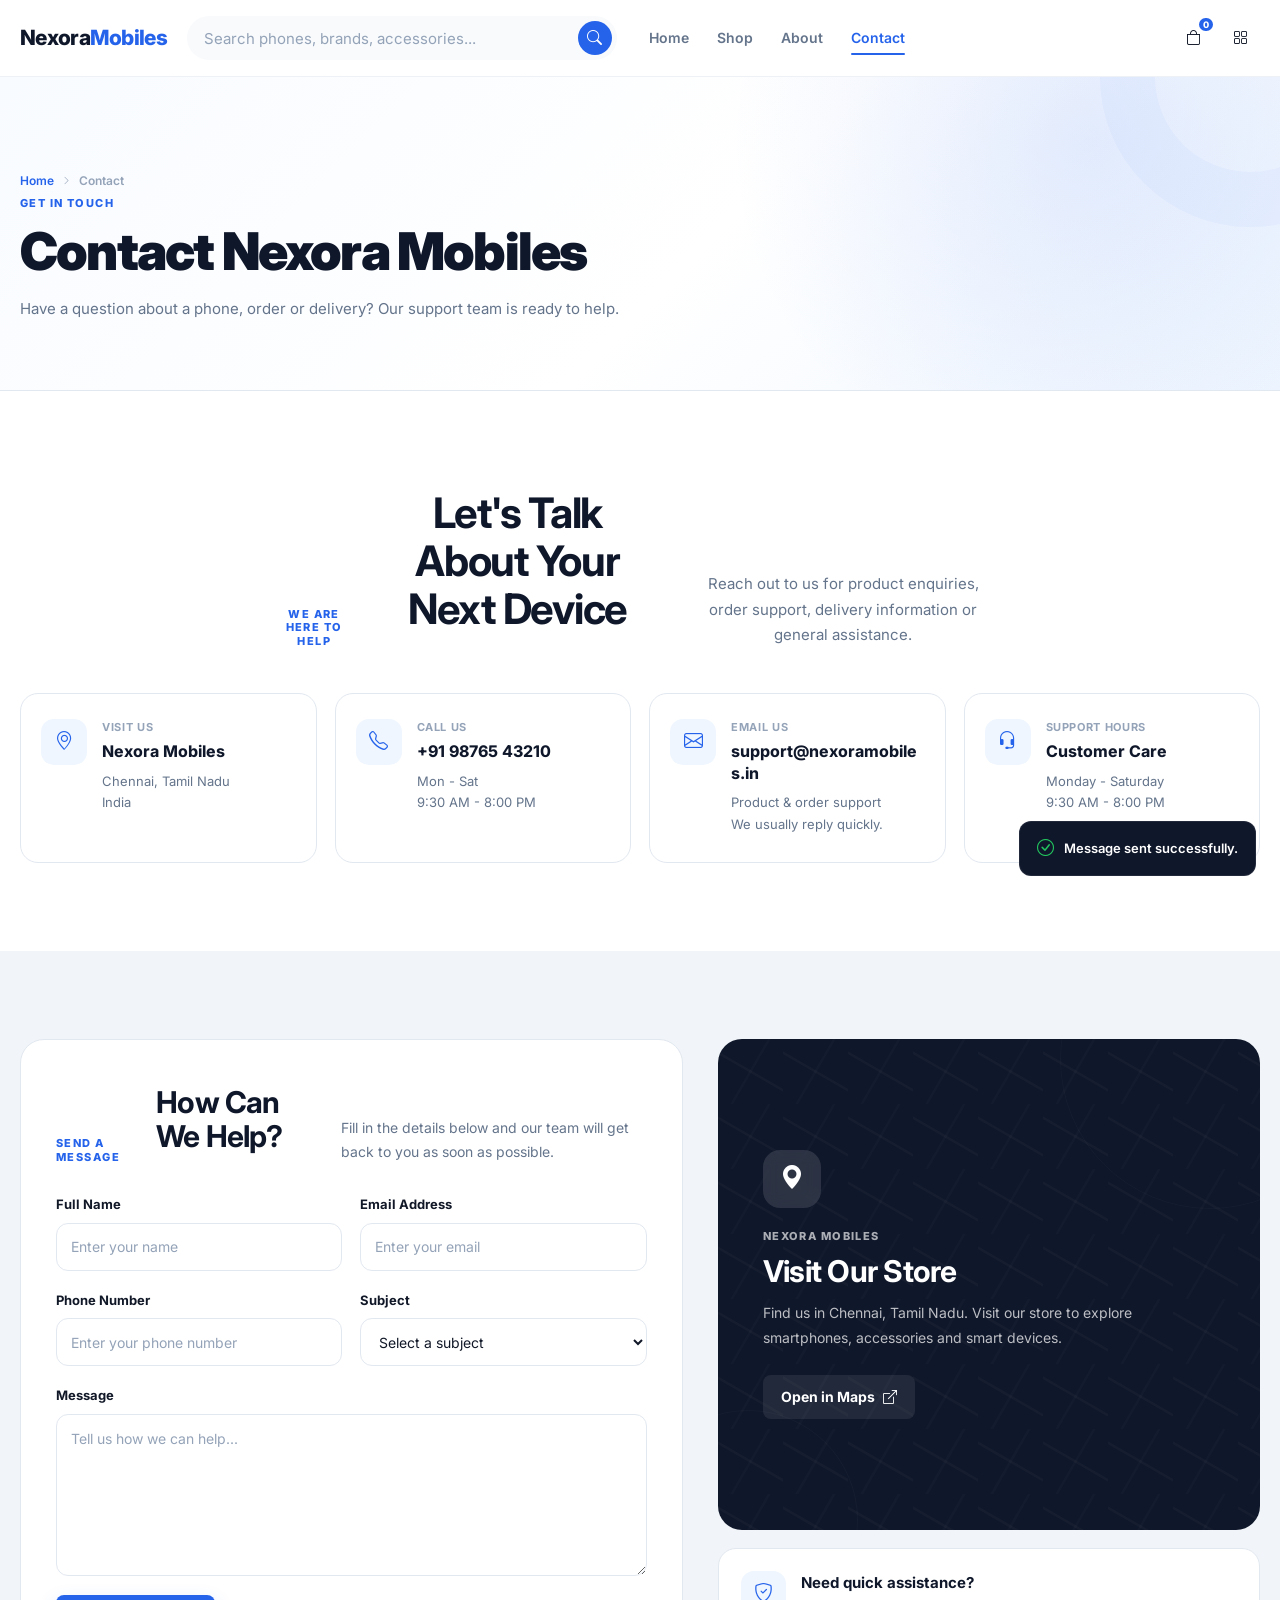
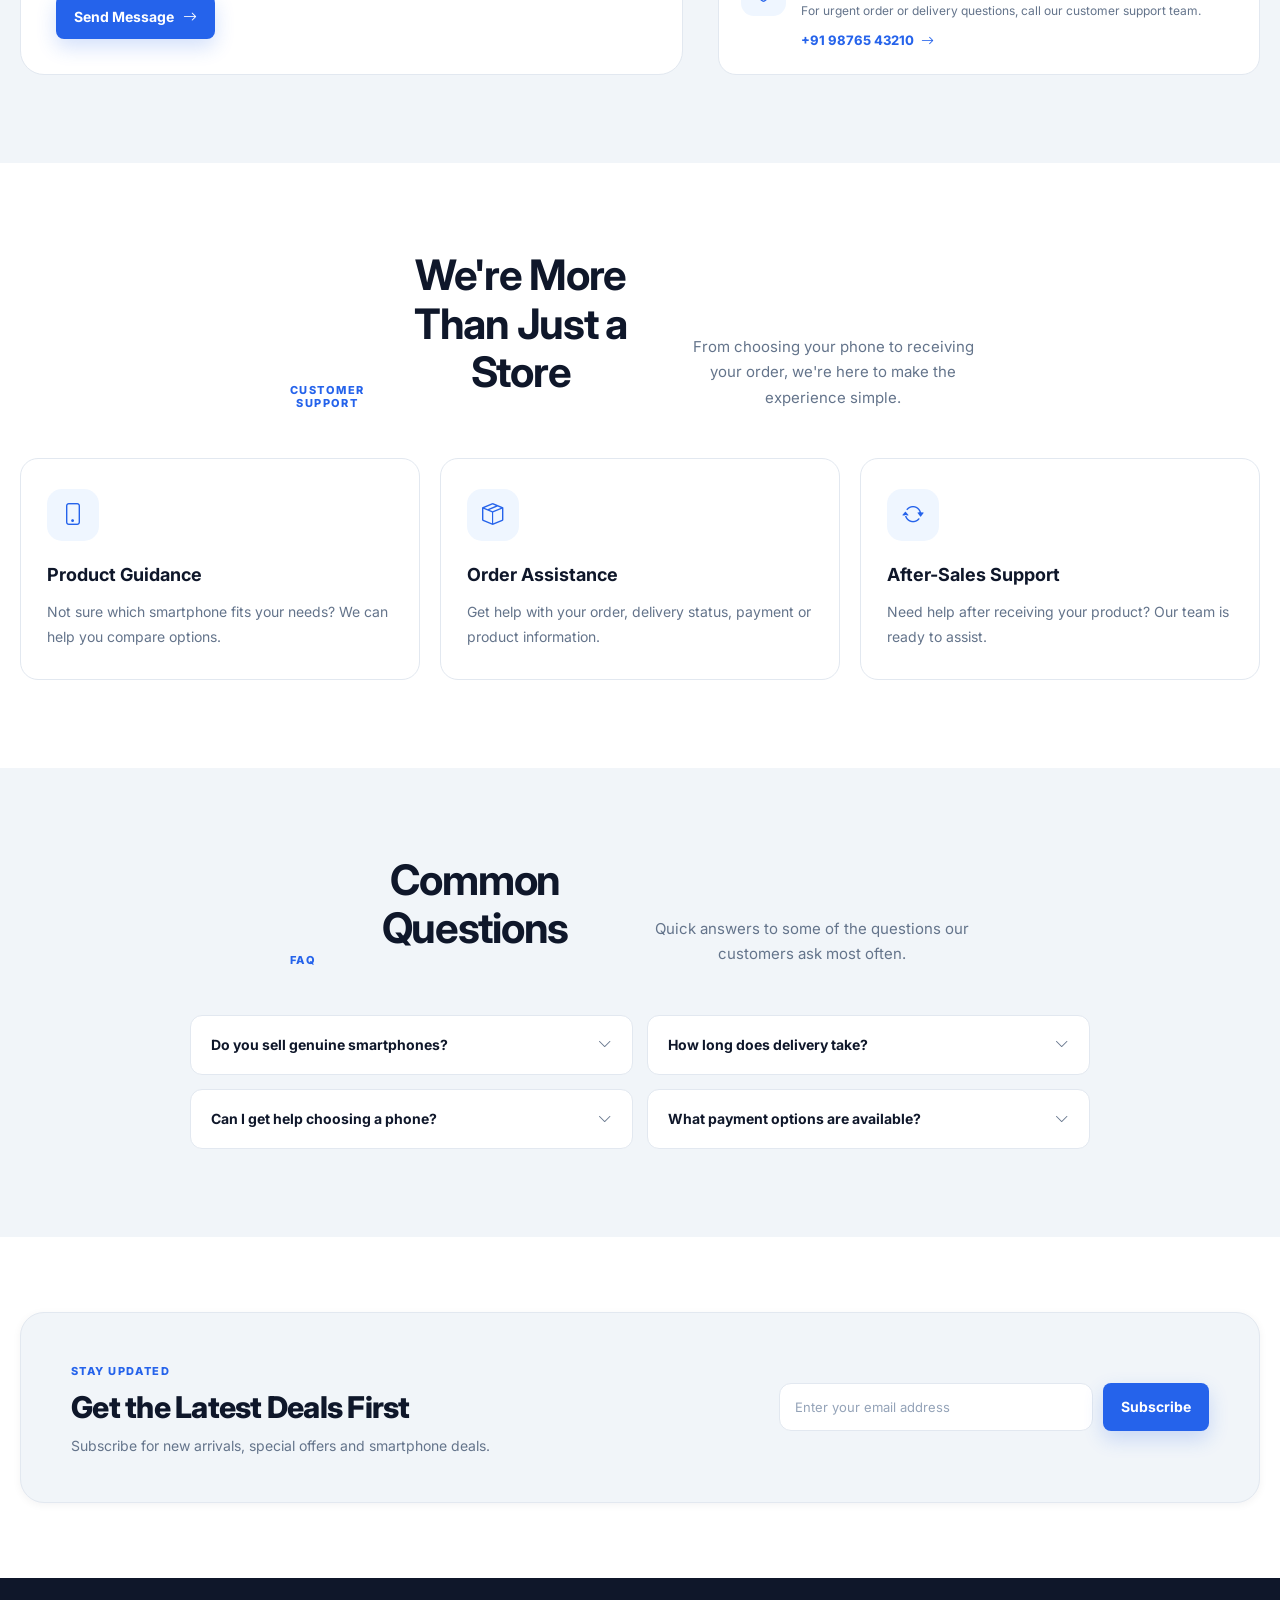
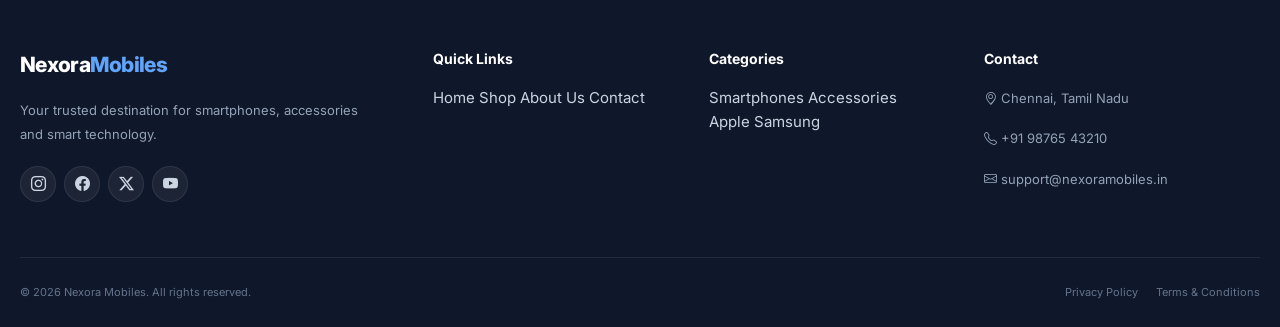
<file: contact.html>
<!DOCTYPE html>
<html lang="en">

<head>
    <meta charset="UTF-8">
    <meta name="viewport" content="width=device-width, initial-scale=1.0">

    <title>Contact Us | Nexora Mobiles</title>

    <meta name="description"
        content="Contact Nexora Mobiles for smartphone support, product enquiries, order assistance and customer service.">

    <!-- Google Font -->
    <link rel="preconnect" href="https://fonts.googleapis.com">
    <link rel="preconnect" href="https://fonts.gstatic.com" crossorigin>
    <link
        href="https://fonts.googleapis.com/css2?family=Inter:wght@400;500;600;700;800&display=swap"
        rel="stylesheet">

    <!-- Bootstrap Icons -->
    <link
        rel="stylesheet"
        href="https://cdn.jsdelivr.net/npm/bootstrap-icons@1.11.3/font/bootstrap-icons.min.css">

    <!-- Main CSS -->
    <link rel="stylesheet" href="css/style.css">
</head>

<body>

    <!-- ================= HEADER ================= -->
        <!-- =====================================================
         HEADER
         ===================================================== -->

    <header class="site-header" id="siteHeader">

        <div class="container">

            <nav class="navbar">

                <!-- Brand -->
                <a href="index.html" class="nav-brand">
                    <span class="brand-text">
                        Nexora<span>Mobiles</span>
                    </span>
                </a>

                <!-- Desktop Search -->
                <div class="header-search">

                    <input
                        type="search"
                        id="headerSearch"
                        placeholder="Search phones, brands, accessories..."
                        autocomplete="off"
                    >

                    <button
                        type="button"
                        id="headerSearchBtn"
                        aria-label="Search">
                        <i class="bi bi-search"></i>
                    </button>

                    <div
                        class="search-preview"
                        id="searchPreview">
                    </div>

                </div>

                <!-- Navigation -->
                <div class="nav-menu" id="navMenu">

                    <a href="index.html" class="nav-link ">
                        Home
                    </a>

                    <a href="shop.html" class="nav-link">
                        Shop
                    </a>

                    <a href="about.html" class="nav-link">
                        About
                    </a>

                    <a href="contact.html" class="nav-link active">
                        Contact
                    </a>

                </div>

                <!-- Navigation Actions -->
                <div class="nav-actions">

                    <a
                        href="cart.html"
                        class="nav-action"
                        aria-label="Shopping cart">

                        <i class="bi bi-bag"></i>

                        <span
                            class="nav-count"
                            id="cartCount">
                            0
                        </span>

                    </a>

                    <a
                        href="shop.html"
                        class="nav-action"
                        aria-label="Shop">

                        <i class="bi bi-grid"></i>

                    </a>

                    <button
                        type="button"
                        class="mobile-menu-btn"
                        id="mobileMenuBtn"
                        aria-label="Open menu"
                        aria-expanded="false">

                        <i class="bi bi-list"></i>

                    </button>

                </div>

            </nav>

        </div>

    </header>

    <!-- ================= PAGE HERO ================= -->
    <section class="page-hero">
        <div class="container">

            <div class="breadcrumb">
                <a href="index.html">Home</a>
                <i class="bi bi-chevron-right"></i>
                <span>Contact</span>
            </div>

            <div class="page-hero-content">
                <span class="section-eyebrow">GET IN TOUCH</span>

                <h1>Contact Nexora Mobiles</h1>

                <p>
                    Have a question about a phone, order or delivery?
                    Our support team is ready to help.
                </p>
            </div>

        </div>
    </section>


    <!-- ================= CONTACT INFO ================= -->
    <section class="section contact-section">
        <div class="container">

            <div class="section-heading centered">
                <span class="section-eyebrow">WE ARE HERE TO HELP</span>

                <h2>Let's Talk About Your Next Device</h2>

                <p>
                    Reach out to us for product enquiries, order support,
                    delivery information or general assistance.
                </p>
            </div>


            <div class="contact-grid">

                <!-- Visit -->
                <div class="contact-card">

                    <div class="contact-card-icon">
                        <i class="bi bi-geo-alt"></i>
                    </div>

                    <div>
                        <span>Visit Us</span>
                        <h3>Nexora Mobiles</h3>
                        <p>
                            Chennai, Tamil Nadu<br>
                            India
                        </p>
                    </div>

                </div>


                <!-- Phone -->
                <div class="contact-card">

                    <div class="contact-card-icon">
                        <i class="bi bi-telephone"></i>
                    </div>

                    <div>
                        <span>Call Us</span>
                        <h3>+91 98765 43210</h3>
                        <p>
                            Mon - Sat<br>
                            9:30 AM - 8:00 PM
                        </p>
                    </div>

                </div>


                <!-- Email -->
                <div class="contact-card">

                    <div class="contact-card-icon">
                        <i class="bi bi-envelope"></i>
                    </div>

                    <div>
                        <span>Email Us</span>
                        <h3>support@nexoramobiles.in</h3>
                        <p>
                            Product & order support<br>
                            We usually reply quickly.
                        </p>
                    </div>

                </div>


                <!-- Support -->
                <div class="contact-card">

                    <div class="contact-card-icon">
                        <i class="bi bi-headset"></i>
                    </div>

                    <div>
                        <span>Support Hours</span>
                        <h3>Customer Care</h3>
                        <p>
                            Monday - Saturday<br>
                            9:30 AM - 8:00 PM
                        </p>
                    </div>

                </div>

            </div>

        </div>
    </section>


    <!-- ================= CONTACT FORM + MAP ================= -->
    <section class="section section-soft">

        <div class="container">

            <div class="contact-layout">

                <!-- Contact Form -->
                <div class="contact-form">

                    <div class="section-heading">
                        <span class="section-eyebrow">SEND A MESSAGE</span>

                        <h2>How Can We Help?</h2>

                        <p>
                            Fill in the details below and our team will
                            get back to you as soon as possible.
                        </p>
                    </div>


                    <form id="contactForm">

                        <div class="form-row">

                            <div class="form-group">
                                <label for="contactName">
                                    Full Name
                                </label>

                                <input
                                    type="text"
                                    id="contactName"
                                    name="name"
                                    placeholder="Enter your name"
                                    required>
                            </div>


                            <div class="form-group">
                                <label for="contactEmail">
                                    Email Address
                                </label>

                                <input
                                    type="email"
                                    id="contactEmail"
                                    name="email"
                                    placeholder="Enter your email"
                                    required>
                            </div>

                        </div>


                        <div class="form-row">

                            <div class="form-group">
                                <label for="contactPhone">
                                    Phone Number
                                </label>

                                <input
                                    type="tel"
                                    id="contactPhone"
                                    name="phone"
                                    placeholder="Enter your phone number"
                                    maxlength="10">
                            </div>


                            <div class="form-group">
                                <label for="contactSubject">
                                    Subject
                                </label>

                                <select
                                    id="contactSubject"
                                    name="subject"
                                    required>

                                    <option value="">
                                        Select a subject
                                    </option>

                                    <option value="product">
                                        Product Enquiry
                                    </option>

                                    <option value="order">
                                        Order Support
                                    </option>

                                    <option value="delivery">
                                        Delivery Information
                                    </option>

                                    <option value="return">
                                        Return / Replacement
                                    </option>

                                    <option value="other">
                                        Other
                                    </option>

                                </select>
                            </div>

                        </div>


                        <div class="form-group">

                            <label for="contactMessage">
                                Message
                            </label>

                            <textarea
                                id="contactMessage"
                                name="message"
                                rows="6"
                                placeholder="Tell us how we can help..."
                                required></textarea>

                        </div>


                        <button
                            type="submit"
                            class="btn btn-primary contact-submit">

                            <span>Send Message</span>
                            <i class="bi bi-arrow-right"></i>

                        </button>

                    </form>

                </div>


                <!-- Location / Support Card -->
                <div class="contact-side">

                    <div class="contact-map">

                        <div class="map-pattern"></div>

                        <div class="map-content">

                            <div class="map-icon">
                                <i class="bi bi-geo-alt-fill"></i>
                            </div>

                            <span class="section-eyebrow">
                                NEXORA MOBILES
                            </span>

                            <h3>Visit Our Store</h3>

                            <p>
                                Find us in Chennai, Tamil Nadu.
                                Visit our store to explore smartphones,
                                accessories and smart devices.
                            </p>

                            <a
                                href="https://www.google.com/maps/search/?api=1&query=Chennai%2C%20Tamil%20Nadu"
                                target="_blank"
                                rel="noopener noreferrer"
                                class="btn btn-outline">

                                <span>Open in Maps</span>
                                <i class="bi bi-box-arrow-up-right"></i>

                            </a>

                        </div>

                    </div>


                    <div class="contact-support-box">

                        <div class="support-icon">
                            <i class="bi bi-shield-check"></i>
                        </div>

                        <div>
                            <h3>Need quick assistance?</h3>

                            <p>
                                For urgent order or delivery questions,
                                call our customer support team.
                            </p>

                            <a href="tel:+919876543210">
                                +91 98765 43210
                                <i class="bi bi-arrow-right"></i>
                            </a>
                        </div>

                    </div>

                </div>

            </div>

        </div>

    </section>


    <!-- ================= WHY CONTACT US ================= -->
    <section class="section">

        <div class="container">

            <div class="section-heading centered">
                <span class="section-eyebrow">CUSTOMER SUPPORT</span>

                <h2>We're More Than Just a Store</h2>

                <p>
                    From choosing your phone to receiving your order,
                    we're here to make the experience simple.
                </p>
            </div>


            <div class="features-grid">

                <div class="feature-card">

                    <div class="feature-icon">
                        <i class="bi bi-phone"></i>
                    </div>

                    <h3>Product Guidance</h3>

                    <p>
                        Not sure which smartphone fits your needs?
                        We can help you compare options.
                    </p>

                </div>


                <div class="feature-card">

                    <div class="feature-icon">
                        <i class="bi bi-box-seam"></i>
                    </div>

                    <h3>Order Assistance</h3>

                    <p>
                        Get help with your order, delivery status,
                        payment or product information.
                    </p>

                </div>


                <div class="feature-card">

                    <div class="feature-icon">
                        <i class="bi bi-arrow-repeat"></i>
                    </div>

                    <h3>After-Sales Support</h3>

                    <p>
                        Need help after receiving your product?
                        Our team is ready to assist.
                    </p>

                </div>

            </div>

        </div>

    </section>


    <!-- ================= FAQ ================= -->
    <section class="section section-soft">

        <div class="container">

            <div class="section-heading centered">

                <span class="section-eyebrow">FAQ</span>

                <h2>Common Questions</h2>

                <p>
                    Quick answers to some of the questions
                    our customers ask most often.
                </p>

            </div>


            <div class="faq-grid">

                <details class="faq-item">
                    <summary>
                        Do you sell genuine smartphones?
                        <i class="bi bi-chevron-down"></i>
                    </summary>

                    <p>
                        Yes. Nexora Mobiles is designed around genuine
                        smartphones and accessories from established brands.
                    </p>
                </details>


                <details class="faq-item">
                    <summary>
                        How long does delivery take?
                        <i class="bi bi-chevron-down"></i>
                    </summary>

                    <p>
                        Delivery time depends on the destination and
                        availability. Estimated delivery information
                        is shown during checkout.
                    </p>
                </details>


                <details class="faq-item">
                    <summary>
                        Can I get help choosing a phone?
                        <i class="bi bi-chevron-down"></i>
                    </summary>

                    <p>
                        Yes. You can contact our support team with your
                        budget and requirements and we can help you
                        compare suitable devices.
                    </p>
                </details>


                <details class="faq-item">
                    <summary>
                        What payment options are available?
                        <i class="bi bi-chevron-down"></i>
                    </summary>

                    <p>
                        The checkout supports Cash on Delivery, UPI,
                        Card and Net Banking for this project demo.
                    </p>
                </details>

            </div>

        </div>

    </section>


    <!-- ================= NEWSLETTER ================= -->
    <section class="newsletter-section">

        <div class="container">

            <div class="newsletter-box">

                <div class="newsletter-content">

                    <span class="section-eyebrow">
                        STAY UPDATED
                    </span>

                    <h2>Get the Latest Deals First</h2>

                    <p>
                        Subscribe for new arrivals, special offers
                        and smartphone deals.
                    </p>

                </div>


                <form
                    class="newsletter-form"
                    id="newsletterForm">

                    <input
                        type="email"
                        id="newsletterEmail"
                        placeholder="Enter your email address"
                        required>

                    <button
                        type="submit"
                        class="btn btn-primary">

                        Subscribe

                    </button>

                </form>

            </div>

        </div>

    </section>


    <!-- ================= FOOTER ================= -->
    <footer class="site-footer">

        <div class="container">

            <div class="footer-grid">

                <!-- Brand -->
                <div class="footer-brand">

                    <a href="index.html" class="footer-logo">
                        Nexora<span>Mobiles</span>
                    </a>

                    <p>
                        Your trusted destination for smartphones,
                        accessories and smart technology.
                    </p>

                    <div class="footer-socials">

                        <a href="#" aria-label="Instagram">
                            <i class="bi bi-instagram"></i>
                        </a>

                        <a href="#" aria-label="Facebook">
                            <i class="bi bi-facebook"></i>
                        </a>

                        <a href="#" aria-label="Twitter">
                            <i class="bi bi-twitter-x"></i>
                        </a>

                        <a href="#" aria-label="YouTube">
                            <i class="bi bi-youtube"></i>
                        </a>

                    </div>

                </div>


                <!-- Quick Links -->
                <div class="footer-column">

                    <h3>Quick Links</h3>

                    <a href="index.html">Home</a>
                    <a href="shop.html">Shop</a>
                    <a href="about.html">About Us</a>
                    <a href="contact.html">Contact</a>

                </div>


                <!-- Categories -->
                <div class="footer-column">

                    <h3>Categories</h3>

                    <a href="shop.html?category=smartphones">
                        Smartphones
                    </a>

                    <a href="shop.html?category=accessories">
                        Accessories
                    </a>

                    <a href="shop.html?brand=Apple">
                        Apple
                    </a>

                    <a href="shop.html?brand=Samsung">
                        Samsung
                    </a>

                </div>


                <!-- Contact -->
                <div class="footer-column">

                    <h3>Contact</h3>

                    <p>
                        <i class="bi bi-geo-alt"></i>
                        Chennai, Tamil Nadu
                    </p>

                    <p>
                        <i class="bi bi-telephone"></i>
                        +91 98765 43210
                    </p>

                    <p>
                        <i class="bi bi-envelope"></i>
                        support@nexoramobiles.in
                    </p>

                </div>

            </div>


            <div class="footer-bottom">

                <p>
                    © <span id="currentYear"></span>
                    Nexora Mobiles. All rights reserved.
                </p>

                <div class="footer-bottom-links">
                    <a href="#">Privacy Policy</a>
                    <a href="#">Terms & Conditions</a>
                </div>

            </div>

        </div>

    </footer>


    <!-- Toast -->
    <div class="toast" id="toast">
        <i class="bi bi-check-circle"></i>
        <span id="toastMessage">Message sent successfully.</span>
    </div>


    <!-- Scripts -->
    <script src="js/products.js"></script>
    <script src="js/main.js"></script>

    <!-- Contact Form -->
    <script>
        document.addEventListener("DOMContentLoaded", function () {

            const contactForm = document.getElementById("contactForm");

            if (!contactForm) return;

            contactForm.addEventListener("submit", function (event) {

                event.preventDefault();

                const name = document.getElementById("contactName").value.trim();

                if (typeof showToast === "function") {
                    showToast(
                        `Thanks ${name || "for contacting us"}! We'll get back to you soon.`
                    );
                }

                contactForm.reset();

            });

        });
    </script>

</body>

</html>
</file>
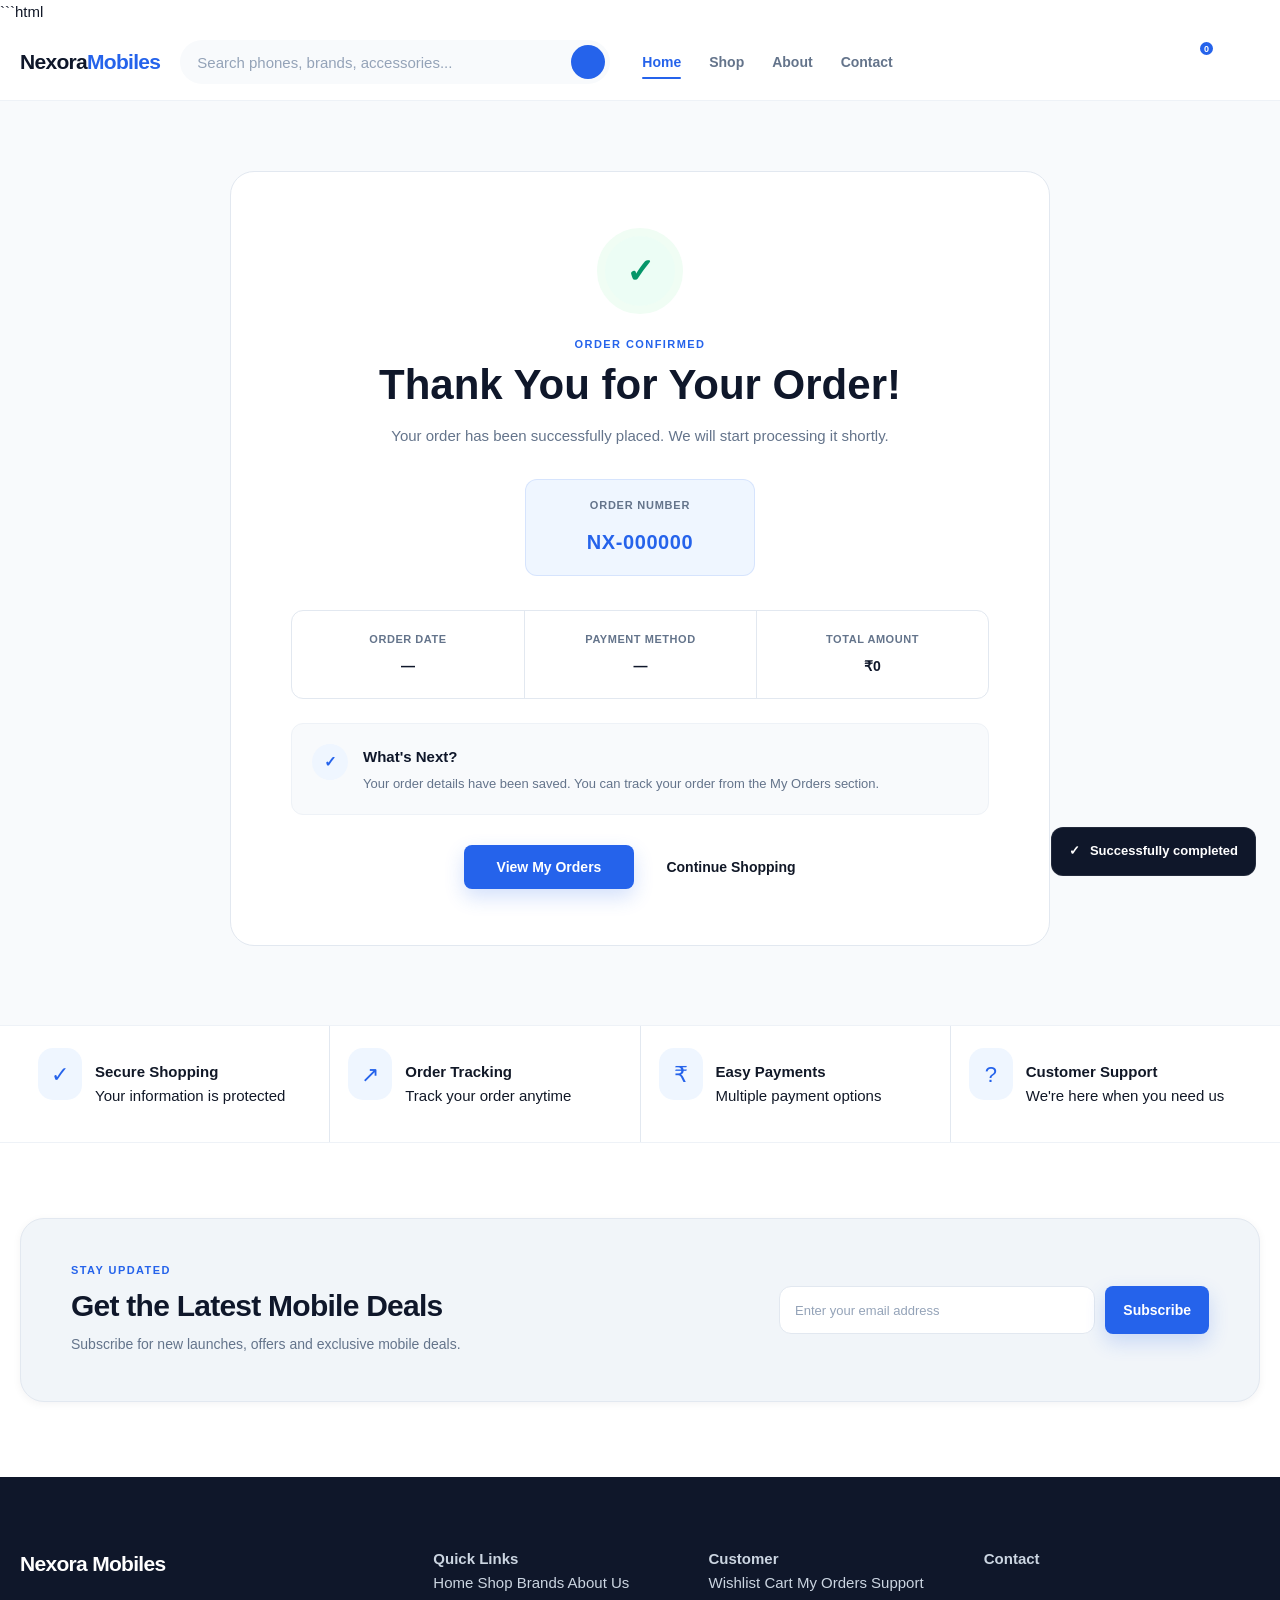
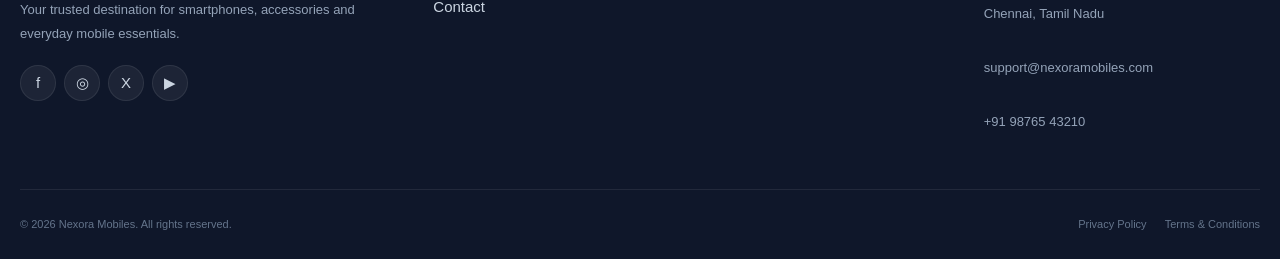
<file: order-success.html>
```html
<!DOCTYPE html>
<html lang="en">
<head>
    <meta charset="UTF-8">
    <meta name="viewport" content="width=device-width, initial-scale=1.0">

    <title>Order Confirmed | Nexora Mobiles</title>
    <meta
        name="description"
        content="Your Nexora Mobiles order has been successfully placed."
    >

    <link rel="preconnect" href="https://fonts.googleapis.com">
    <link rel="preconnect" href="https://fonts.gstatic.com" crossorigin>

    <link
        href="https://fonts.googleapis.com/css2?family=DM+Sans:wght@400;500;600;700&family=Manrope:wght@500;600;700;800&display=swap"
        rel="stylesheet"
    >

    <link rel="stylesheet" href="css/style.css">
</head>

<body>

    <!-- ================= HEADER ================= -->
        <!-- =====================================================
         HEADER
         ===================================================== -->

    <header class="site-header" id="siteHeader">

        <div class="container">

            <nav class="navbar">

                <!-- Brand -->
                <a href="index.html" class="nav-brand">
                    <span class="brand-text">
                        Nexora<span>Mobiles</span>
                    </span>
                </a>

                <!-- Desktop Search -->
                <div class="header-search">

                    <input
                        type="search"
                        id="headerSearch"
                        placeholder="Search phones, brands, accessories..."
                        autocomplete="off"
                    >

                    <button
                        type="button"
                        id="headerSearchBtn"
                        aria-label="Search">
                        <i class="bi bi-search"></i>
                    </button>

                    <div
                        class="search-preview"
                        id="searchPreview">
                    </div>

                </div>

                <!-- Navigation -->
                <div class="nav-menu" id="navMenu">

                    <a href="index.html" class="nav-link active">
                        Home
                    </a>

                    <a href="shop.html" class="nav-link">
                        Shop
                    </a>

                    <a href="about.html" class="nav-link">
                        About
                    </a>

                    <a href="contact.html" class="nav-link">
                        Contact
                    </a>

                </div>

                <!-- Navigation Actions -->
                <div class="nav-actions">

                    <a
                        href="cart.html"
                        class="nav-action"
                        aria-label="Shopping cart">

                        <i class="bi bi-bag"></i>

                        <span
                            class="nav-count"
                            id="cartCount">
                            0
                        </span>

                    </a>

                    <a
                        href="shop.html"
                        class="nav-action"
                        aria-label="Shop">

                        <i class="bi bi-grid"></i>

                    </a>

                    <button
                        type="button"
                        class="mobile-menu-btn"
                        id="mobileMenuBtn"
                        aria-label="Open menu"
                        aria-expanded="false">

                        <i class="bi bi-list"></i>

                    </button>

                </div>

            </nav>

        </div>

    </header>

    <!-- ================= ORDER SUCCESS ================= -->
    <main class="order-success-page">

        <section class="order-success-section">

            <div class="container">

                <div class="order-success-card">

                    <!-- Success Icon -->
                    <div class="success-icon">
                        <span>✓</span>
                    </div>


                    <!-- Main Message -->
                    <span class="section-eyebrow">
                        ORDER CONFIRMED
                    </span>

                    <h1>
                        Thank You for Your Order!
                    </h1>

                    <p class="success-message">
                        Your order has been successfully placed.
                        We will start processing it shortly.
                    </p>


                    <!-- Order Number -->
                    <div class="order-number-box">

                        <span>Order Number</span>

                        <strong id="successOrderNumber">
                            NX-000000
                        </strong>

                    </div>


                    <!-- Order Details -->
                    <div class="success-details">

                        <div class="success-detail-item">

                            <span class="detail-label">
                                Order Date
                            </span>

                            <strong id="successOrderDate">
                                —
                            </strong>

                        </div>


                        <div class="success-detail-item">

                            <span class="detail-label">
                                Payment Method
                            </span>

                            <strong id="successPaymentMethod">
                                —
                            </strong>

                        </div>


                        <div class="success-detail-item">

                            <span class="detail-label">
                                Total Amount
                            </span>

                            <strong id="successOrderTotal">
                                ₹0
                            </strong>

                        </div>

                    </div>


                    <!-- Delivery Message -->
                    <div class="delivery-message">

                        <div class="delivery-message-icon">
                            ✓
                        </div>

                        <div>

                            <h3>
                                What's Next?
                            </h3>

                            <p>
                                Your order details have been saved.
                                You can track your order from the
                                My Orders section.
                            </p>

                        </div>

                    </div>


                    <!-- Actions -->
                    <div class="success-actions">

                        <a
                            href="orders.html"
                            class="btn btn-primary"
                        >
                            View My Orders
                        </a>

                        <a
                            href="shop.html"
                            class="btn btn-outline"
                        >
                            Continue Shopping
                        </a>

                    </div>

                </div>

            </div>

        </section>


        <!-- ================= FEATURES ================= -->
        <section class="feature-strip order-success-features">

            <div class="container">

                <div class="feature-grid">

                    <div class="feature-item">

                        <div class="feature-icon">
                            ✓
                        </div>

                        <div>
                            <h4>Secure Shopping</h4>
                            <p>Your information is protected</p>
                        </div>

                    </div>


                    <div class="feature-item">

                        <div class="feature-icon">
                            ↗
                        </div>

                        <div>
                            <h4>Order Tracking</h4>
                            <p>Track your order anytime</p>
                        </div>

                    </div>


                    <div class="feature-item">

                        <div class="feature-icon">
                            ₹
                        </div>

                        <div>
                            <h4>Easy Payments</h4>
                            <p>Multiple payment options</p>
                        </div>

                    </div>


                    <div class="feature-item">

                        <div class="feature-icon">
                            ?
                        </div>

                        <div>
                            <h4>Customer Support</h4>
                            <p>We're here when you need us</p>
                        </div>

                    </div>

                </div>

            </div>

        </section>

    </main>


    <!-- ================= NEWSLETTER ================= -->
    <section class="newsletter-section">

        <div class="container">

            <div class="newsletter-box">

                <div class="newsletter-content">

                    <span class="section-eyebrow">
                        STAY UPDATED
                    </span>

                    <h2>
                        Get the Latest Mobile Deals
                    </h2>

                    <p>
                        Subscribe for new launches, offers
                        and exclusive mobile deals.
                    </p>

                </div>


                <form
                    class="newsletter-form"
                    id="newsletterForm"
                >

                    <input
                        type="email"
                        id="newsletterEmail"
                        placeholder="Enter your email address"
                        required
                    >

                    <button
                        type="submit"
                        class="btn btn-primary"
                    >
                        Subscribe
                    </button>

                </form>

            </div>

        </div>

    </section>


    <!-- ================= FOOTER ================= -->
    <footer class="site-footer">

        <div class="container">

            <div class="footer-grid">

                <!-- Footer Brand -->
                <div class="footer-brand">

                    <a
                        href="index.html"
                        class="footer-logo"
                    >
                        Nexora Mobiles
                    </a>

                    <p>
                        Your trusted destination for smartphones,
                        accessories and everyday mobile essentials.
                    </p>

                    <div class="footer-socials">

                        <a href="#" aria-label="Facebook">
                            f
                        </a>

                        <a href="#" aria-label="Instagram">
                            ◎
                        </a>

                        <a href="#" aria-label="Twitter">
                            X
                        </a>

                        <a href="#" aria-label="YouTube">
                            ▶
                        </a>

                    </div>

                </div>


                <!-- Quick Links -->
                <div class="footer-column">

                    <h4>Quick Links</h4>

                    <a href="index.html">Home</a>
                    <a href="shop.html">Shop</a>
                    <a href="brands.html">Brands</a>
                    <a href="about.html">About Us</a>
                    <a href="contact.html">Contact</a>

                </div>


                <!-- Customer -->
                <div class="footer-column">

                    <h4>Customer</h4>

                    <a href="wishlist.html">Wishlist</a>
                    <a href="cart.html">Cart</a>
                    <a href="orders.html">My Orders</a>
                    <a href="contact.html">Support</a>

                </div>


                <!-- Contact -->
                <div class="footer-column footer-contact">

                    <h4>Contact</h4>

                    <p>Chennai, Tamil Nadu</p>
                    <p>support@nexoramobiles.com</p>
                    <p>+91 98765 43210</p>

                </div>

            </div>


            <div class="footer-bottom">

                <p>
                    © <span id="currentYear"></span>
                    Nexora Mobiles. All rights reserved.
                </p>

                <div class="footer-bottom-links">

                    <a href="#">
                        Privacy Policy
                    </a>

                    <a href="#">
                        Terms & Conditions
                    </a>

                </div>

            </div>

        </div>

    </footer>


    <!-- ================= TOAST ================= -->
    <div class="toast" id="toast">

        <span class="toast-icon">✓</span>

        <span id="toastMessage">
            Successfully completed
        </span>

    </div>


    <!-- ================= SCRIPTS ================= -->
    <script src="js/products.js"></script>
    <script src="js/main.js"></script>

    <script>
        document.addEventListener("DOMContentLoaded", function () {

            const order = JSON.parse(
                localStorage.getItem("nexoraLastOrder")
            );

            if (!order) {
                return;
            }

            const orderNumber =
                document.getElementById("successOrderNumber");

            const orderDate =
                document.getElementById("successOrderDate");

            const paymentMethod =
                document.getElementById("successPaymentMethod");

            const orderTotal =
                document.getElementById("successOrderTotal");


            if (orderNumber && order.orderNumber) {
                orderNumber.textContent = order.orderNumber;
            }


            if (orderDate && order.date) {

                const date = new Date(order.date);

                if (!isNaN(date.getTime())) {

                    orderDate.textContent =
                        date.toLocaleDateString("en-IN", {
                            day: "2-digit",
                            month: "short",
                            year: "numeric"
                        });

                } else {

                    orderDate.textContent = order.date;

                }
            }


            if (paymentMethod && order.paymentMethod) {

                const paymentNames = {
                    cod: "Cash on Delivery",
                    upi: "UPI",
                    card: "Credit / Debit Card",
                    netbanking: "Net Banking"
                };

                paymentMethod.textContent =
                    paymentNames[order.paymentMethod] ||
                    order.paymentMethod;

            }


            if (orderTotal && order.total !== undefined) {

                orderTotal.textContent =
                    "₹" +
                    Number(order.total).toLocaleString("en-IN");

            }

        });
    </script>

</body>
</html>
</file>
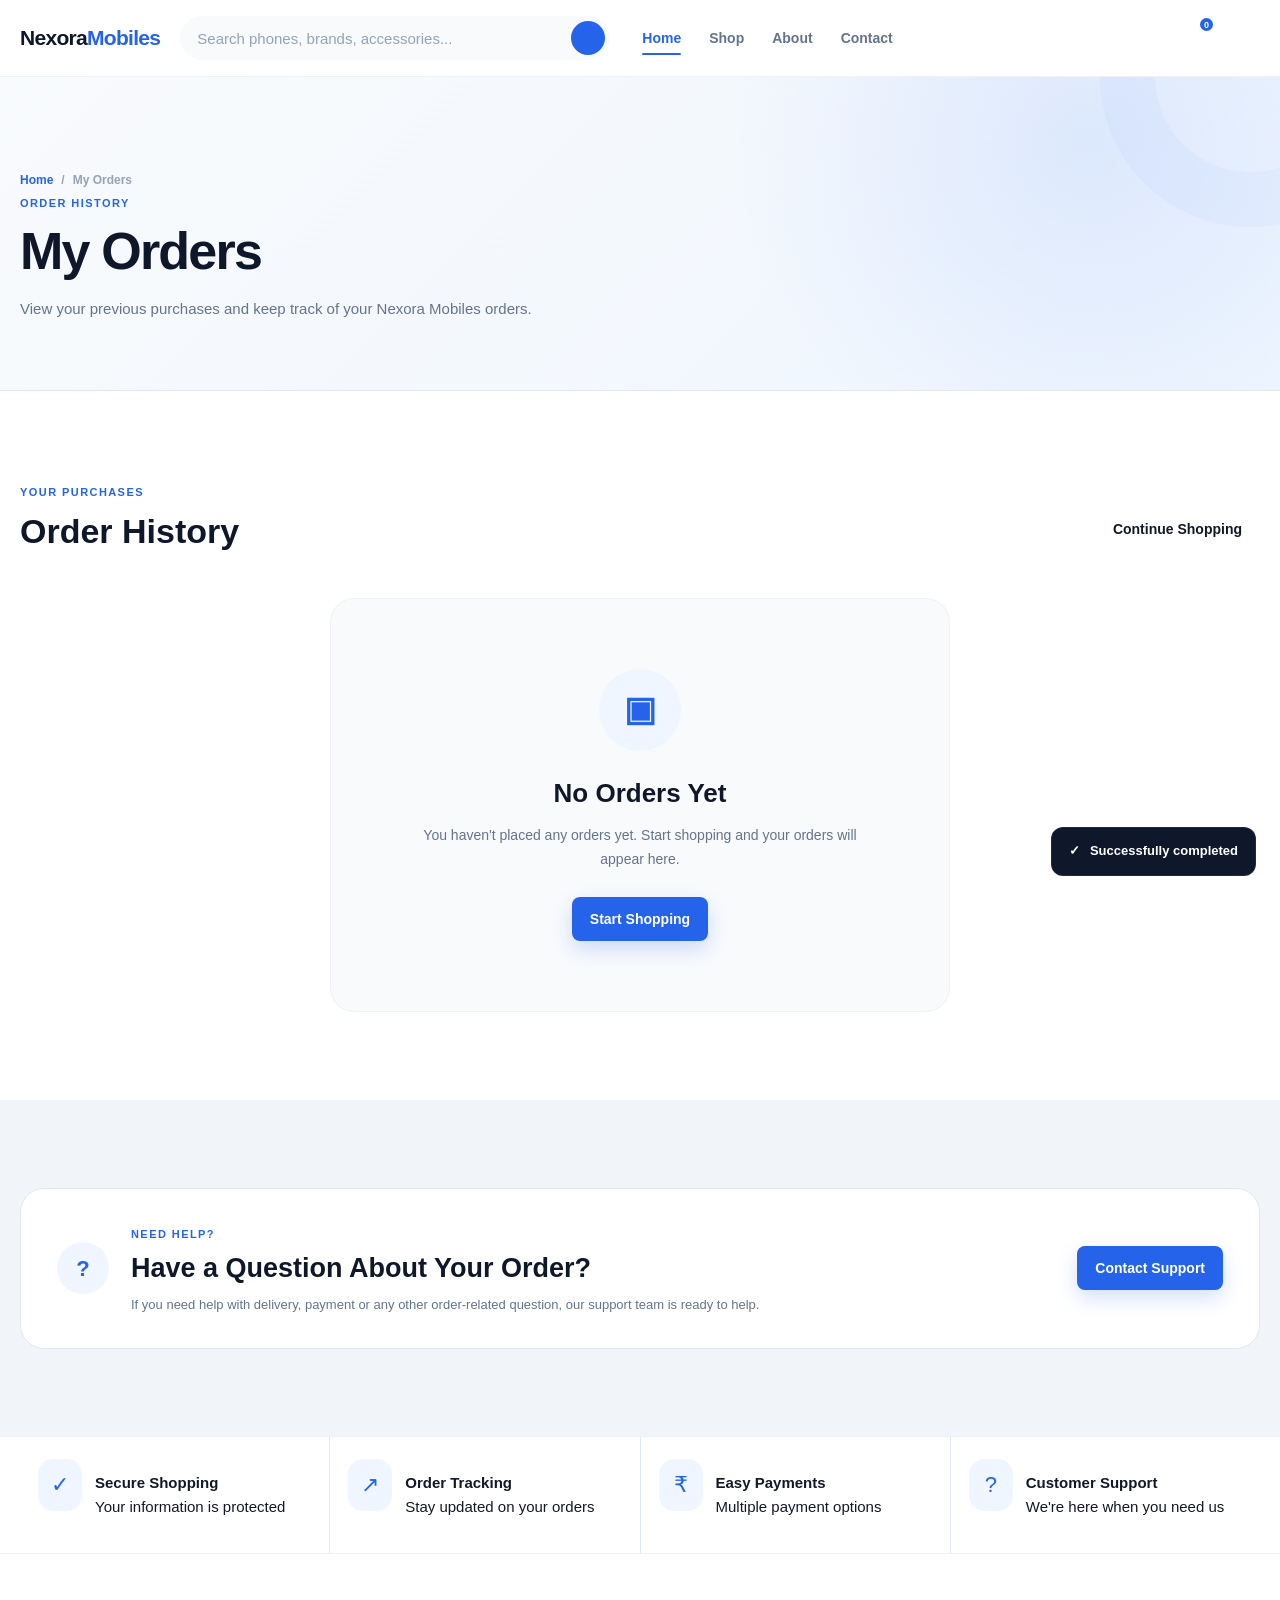
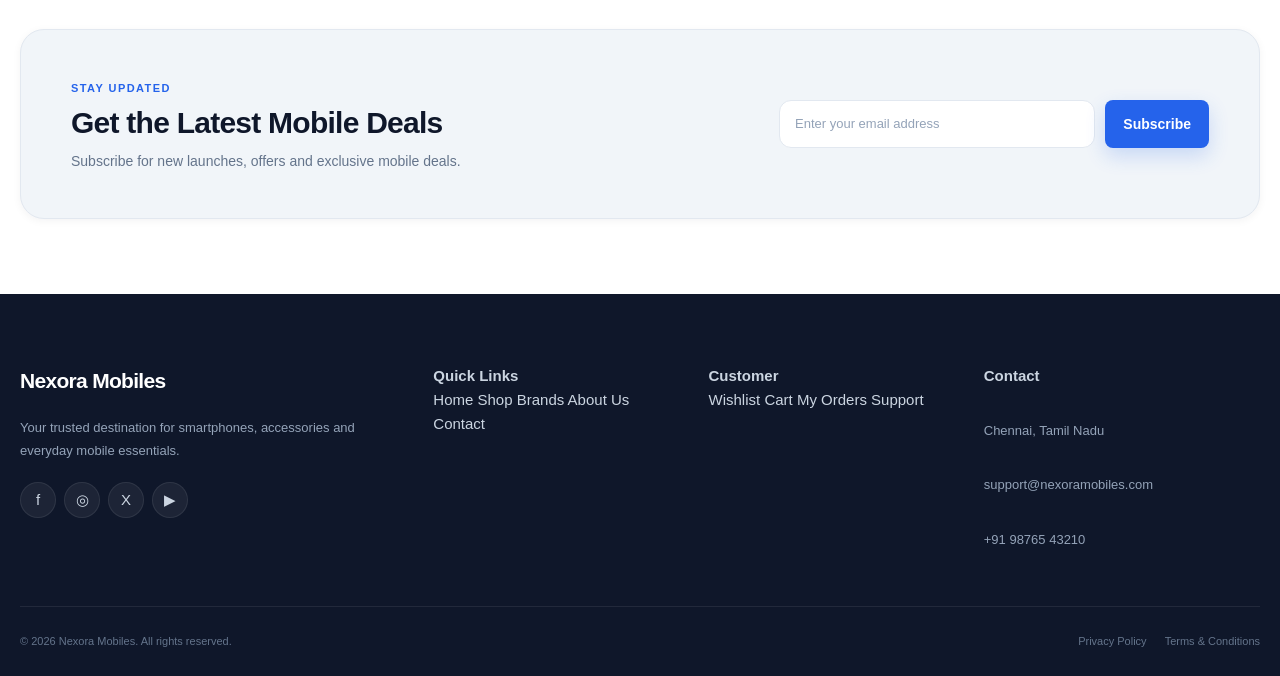
<file: orders.html>
<!DOCTYPE html>
<html lang="en">
<head>
    <meta charset="UTF-8">
    <meta name="viewport" content="width=device-width, initial-scale=1.0">

    <title>My Orders | Nexora Mobiles</title>
    <meta
        name="description"
        content="View your recent and previous orders at Nexora Mobiles."
    >

    <link rel="preconnect" href="https://fonts.googleapis.com">
    <link rel="preconnect" href="https://fonts.gstatic.com" crossorigin>

    <link
        href="https://fonts.googleapis.com/css2?family=DM+Sans:wght@400;500;600;700&family=Manrope:wght@500;600;700;800&display=swap"
        rel="stylesheet"
    >

    <link rel="stylesheet" href="css/style.css">
</head>

<body>

    <!-- ================= HEADER ================= -->
        <!-- =====================================================
         HEADER
         ===================================================== -->

    <header class="site-header" id="siteHeader">

        <div class="container">

            <nav class="navbar">

                <!-- Brand -->
                <a href="index.html" class="nav-brand">
                    <span class="brand-text">
                        Nexora<span>Mobiles</span>
                    </span>
                </a>

                <!-- Desktop Search -->
                <div class="header-search">

                    <input
                        type="search"
                        id="headerSearch"
                        placeholder="Search phones, brands, accessories..."
                        autocomplete="off"
                    >

                    <button
                        type="button"
                        id="headerSearchBtn"
                        aria-label="Search">
                        <i class="bi bi-search"></i>
                    </button>

                    <div
                        class="search-preview"
                        id="searchPreview">
                    </div>

                </div>

                <!-- Navigation -->
                <div class="nav-menu" id="navMenu">

                    <a href="index.html" class="nav-link active">
                        Home
                    </a>

                    <a href="shop.html" class="nav-link">
                        Shop
                    </a>

                    <a href="about.html" class="nav-link">
                        About
                    </a>

                    <a href="contact.html" class="nav-link">
                        Contact
                    </a>

                </div>

                <!-- Navigation Actions -->
                <div class="nav-actions">

                    <a
                        href="cart.html"
                        class="nav-action"
                        aria-label="Shopping cart">

                        <i class="bi bi-bag"></i>

                        <span
                            class="nav-count"
                            id="cartCount">
                            0
                        </span>

                    </a>

                    <a
                        href="shop.html"
                        class="nav-action"
                        aria-label="Shop">

                        <i class="bi bi-grid"></i>

                    </a>

                    <button
                        type="button"
                        class="mobile-menu-btn"
                        id="mobileMenuBtn"
                        aria-label="Open menu"
                        aria-expanded="false">

                        <i class="bi bi-list"></i>

                    </button>

                </div>

            </nav>

        </div>

    </header>

    <!-- ================= PAGE HERO ================= -->
    <section class="page-hero orders-hero">

        <div class="container">

            <div class="breadcrumb">

                <a href="index.html">
                    Home
                </a>

                <span>/</span>

                <span>
                    My Orders
                </span>

            </div>


            <div class="page-hero-content">

                <span class="section-eyebrow">
                    ORDER HISTORY
                </span>

                <h1>
                    My Orders
                </h1>

                <p>
                    View your previous purchases and keep track
                    of your Nexora Mobiles orders.
                </p>

            </div>

        </div>

    </section>


    <!-- ================= ORDERS ================= -->
    <main>

        <section class="section orders-section">

            <div class="container">

                <div class="orders-heading">

                    <div>

                        <span class="section-eyebrow">
                            YOUR PURCHASES
                        </span>

                        <h2>
                            Order History
                        </h2>

                    </div>

                    <a
                        href="shop.html"
                        class="btn btn-outline"
                    >
                        Continue Shopping
                    </a>

                </div>


                <!-- Orders will be rendered here -->
                <div
                    class="orders-list"
                    id="ordersList"
                >
                </div>


                <!-- Empty Orders -->
                <div
                    class="orders-empty"
                    id="ordersEmpty"
                    hidden
                >

                    <div class="empty-icon">
                        ▣
                    </div>

                    <h2>
                        No Orders Yet
                    </h2>

                    <p>
                        You haven't placed any orders yet.
                        Start shopping and your orders will appear here.
                    </p>

                    <a
                        href="shop.html"
                        class="btn btn-primary"
                    >
                        Start Shopping
                    </a>

                </div>

            </div>

        </section>


        <!-- ================= ORDER HELP ================= -->
        <section class="section section-soft">

            <div class="container">

                <div class="order-help-box">

                    <div class="order-help-icon">
                        ?
                    </div>

                    <div class="order-help-content">

                        <span class="section-eyebrow">
                            NEED HELP?
                        </span>

                        <h2>
                            Have a Question About Your Order?
                        </h2>

                        <p>
                            If you need help with delivery,
                            payment or any other order-related
                            question, our support team is ready to help.
                        </p>

                    </div>

                    <a
                        href="contact.html"
                        class="btn btn-primary"
                    >
                        Contact Support
                    </a>

                </div>

            </div>

        </section>


        <!-- ================= FEATURES ================= -->
        <section class="feature-strip orders-features">

            <div class="container">

                <div class="feature-grid">

                    <div class="feature-item">

                        <div class="feature-icon">
                            ✓
                        </div>

                        <div>
                            <h4>Secure Shopping</h4>
                            <p>Your information is protected</p>
                        </div>

                    </div>


                    <div class="feature-item">

                        <div class="feature-icon">
                            ↗
                        </div>

                        <div>
                            <h4>Order Tracking</h4>
                            <p>Stay updated on your orders</p>
                        </div>

                    </div>


                    <div class="feature-item">

                        <div class="feature-icon">
                            ₹
                        </div>

                        <div>
                            <h4>Easy Payments</h4>
                            <p>Multiple payment options</p>
                        </div>

                    </div>


                    <div class="feature-item">

                        <div class="feature-icon">
                            ?
                        </div>

                        <div>
                            <h4>Customer Support</h4>
                            <p>We're here when you need us</p>
                        </div>

                    </div>

                </div>

            </div>

        </section>

    </main>


    <!-- ================= NEWSLETTER ================= -->
    <section class="newsletter-section">

        <div class="container">

            <div class="newsletter-box">

                <div class="newsletter-content">

                    <span class="section-eyebrow">
                        STAY UPDATED
                    </span>

                    <h2>
                        Get the Latest Mobile Deals
                    </h2>

                    <p>
                        Subscribe for new launches, offers
                        and exclusive mobile deals.
                    </p>

                </div>


                <form
                    class="newsletter-form"
                    id="newsletterForm"
                >

                    <input
                        type="email"
                        id="newsletterEmail"
                        placeholder="Enter your email address"
                        required
                    >

                    <button
                        type="submit"
                        class="btn btn-primary"
                    >
                        Subscribe
                    </button>

                </form>

            </div>

        </div>

    </section>


    <!-- ================= FOOTER ================= -->
    <footer class="site-footer">

        <div class="container">

            <div class="footer-grid">

                <!-- Footer Brand -->
                <div class="footer-brand">

                    <a
                        href="index.html"
                        class="footer-logo"
                    >
                        Nexora Mobiles
                    </a>

                    <p>
                        Your trusted destination for smartphones,
                        accessories and everyday mobile essentials.
                    </p>

                    <div class="footer-socials">

                        <a href="#" aria-label="Facebook">
                            f
                        </a>

                        <a href="#" aria-label="Instagram">
                            ◎
                        </a>

                        <a href="#" aria-label="Twitter">
                            X
                        </a>

                        <a href="#" aria-label="YouTube">
                            ▶
                        </a>

                    </div>

                </div>


                <!-- Quick Links -->
                <div class="footer-column">

                    <h4>
                        Quick Links
                    </h4>

                    <a href="index.html">
                        Home
                    </a>

                    <a href="shop.html">
                        Shop
                    </a>

                    <a href="brands.html">
                        Brands
                    </a>

                    <a href="about.html">
                        About Us
                    </a>

                    <a href="contact.html">
                        Contact
                    </a>

                </div>


                <!-- Customer -->
                <div class="footer-column">

                    <h4>
                        Customer
                    </h4>

                    <a href="wishlist.html">
                        Wishlist
                    </a>

                    <a href="cart.html">
                        Cart
                    </a>

                    <a href="orders.html">
                        My Orders
                    </a>

                    <a href="contact.html">
                        Support
                    </a>

                </div>


                <!-- Contact -->
                <div class="footer-column footer-contact">

                    <h4>
                        Contact
                    </h4>

                    <p>
                        Chennai, Tamil Nadu
                    </p>

                    <p>
                        support@nexoramobiles.com
                    </p>

                    <p>
                        +91 98765 43210
                    </p>

                </div>

            </div>


            <div class="footer-bottom">

                <p>
                    © <span id="currentYear"></span>
                    Nexora Mobiles. All rights reserved.
                </p>

                <div class="footer-bottom-links">

                    <a href="#">
                        Privacy Policy
                    </a>

                    <a href="#">
                        Terms & Conditions
                    </a>

                </div>

            </div>

        </div>

    </footer>


    <!-- ================= TOAST ================= -->
    <div class="toast" id="toast">

        <span class="toast-icon">
            ✓
        </span>

        <span id="toastMessage">
            Successfully completed
        </span>

    </div>


    <!-- ================= SCRIPTS ================= -->
    <script src="js/products.js"></script>
    <script src="js/main.js"></script>
    <script src="js/orders.js"></script>

</body>
</html>
</file>
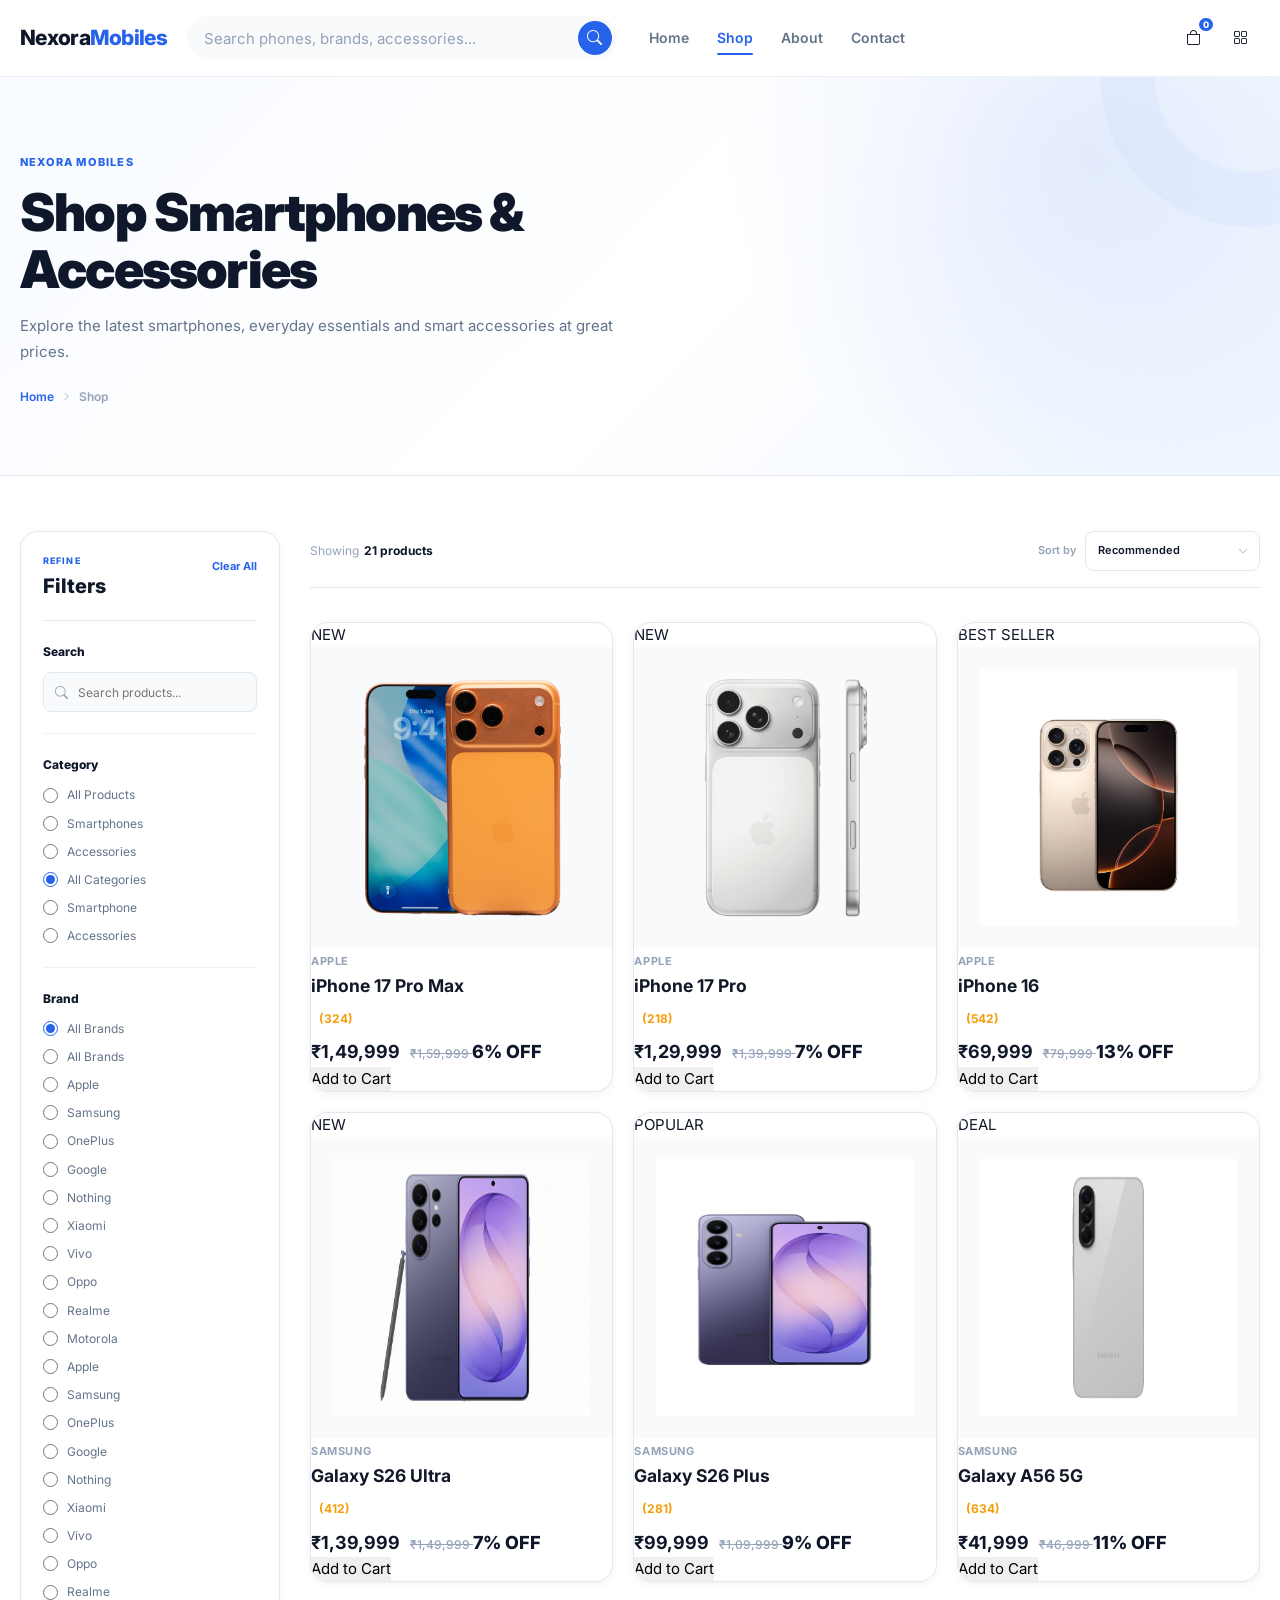
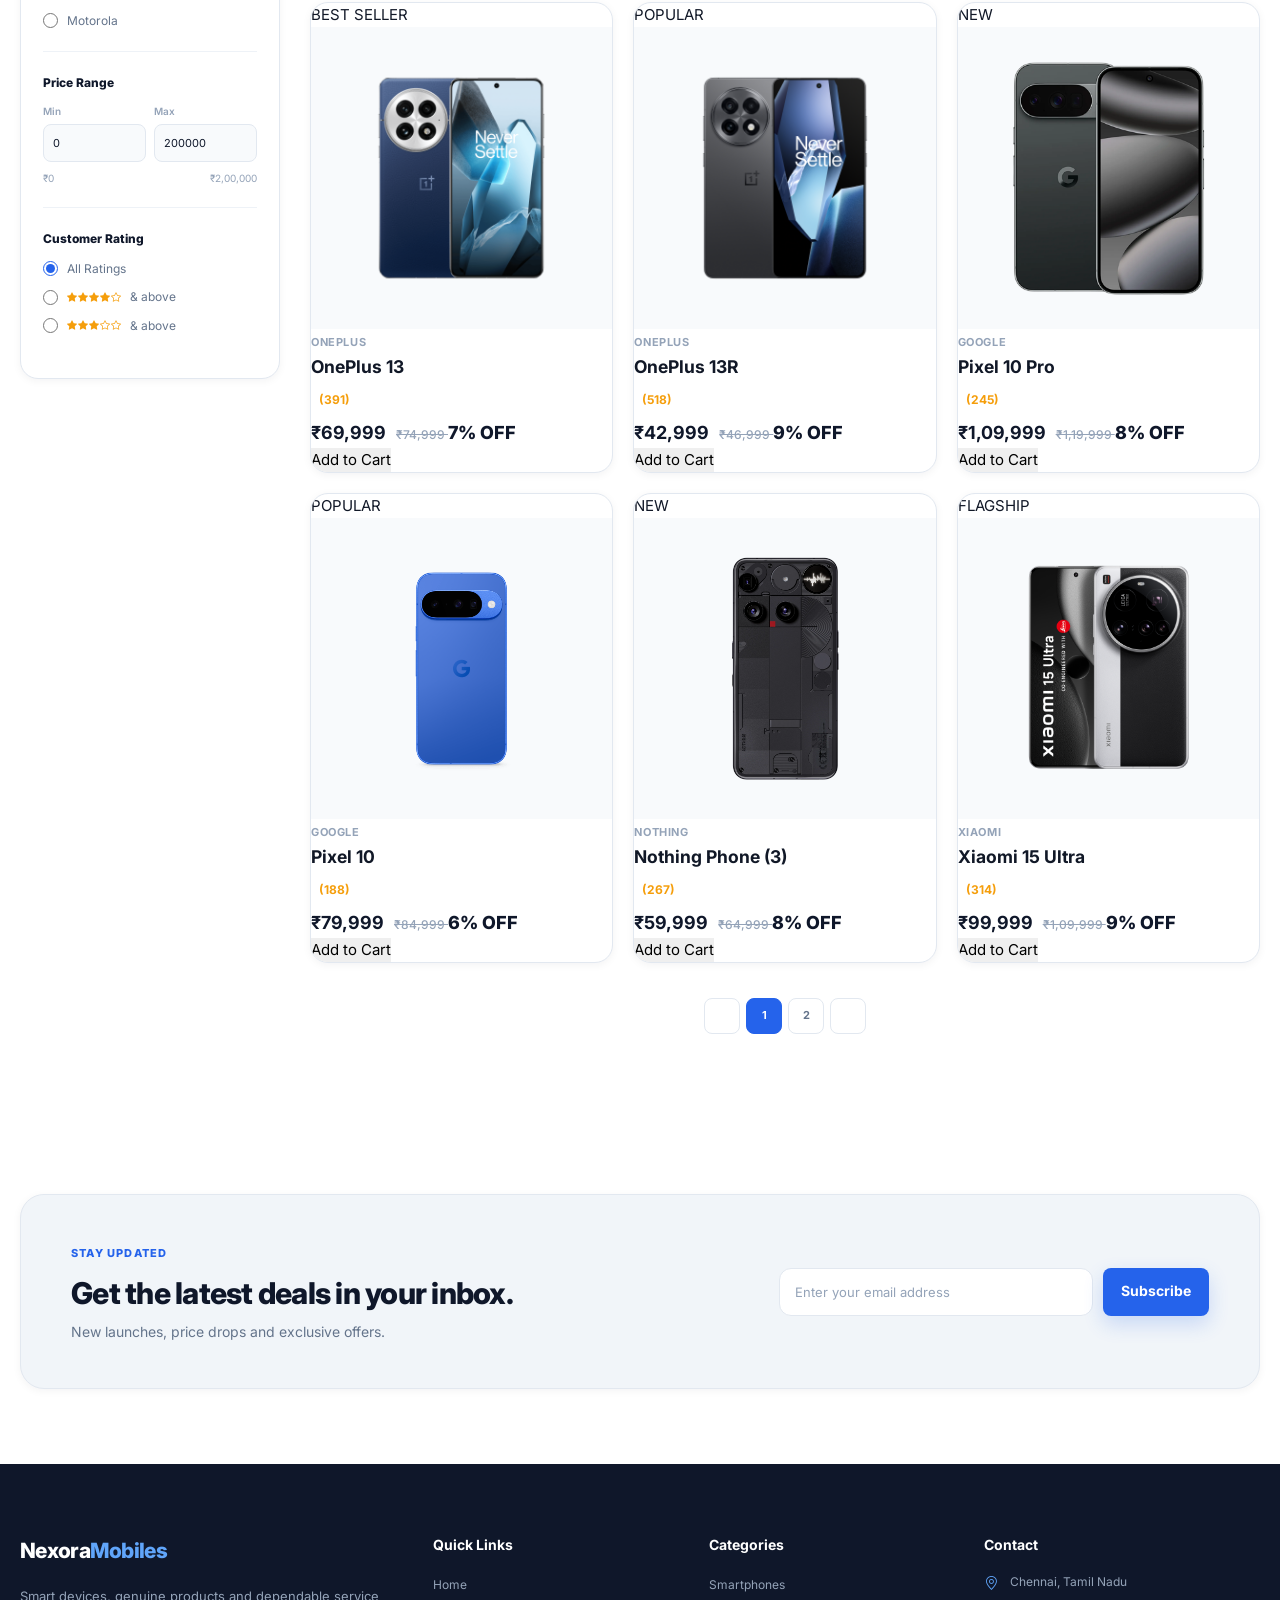
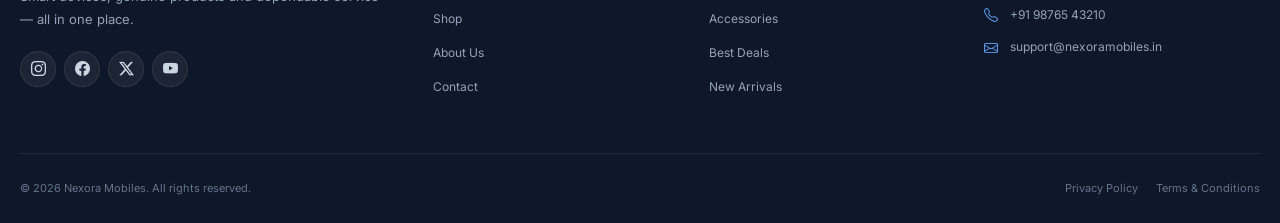
<file: shop.html>
<!DOCTYPE html>
<html lang="en">

<head>
    <meta charset="UTF-8">
    <meta name="viewport" content="width=device-width, initial-scale=1.0">

    <title>Shop Mobiles & Accessories | Nexora Mobiles</title>

    <meta name="description"
        content="Shop the latest smartphones and mobile accessories from Apple, Samsung, OnePlus, Google, Nothing, Xiaomi and more at Nexora Mobiles.">

    <!-- Google Font -->
    <link rel="preconnect" href="https://fonts.googleapis.com">
    <link rel="preconnect" href="https://fonts.gstatic.com" crossorigin>

    <link
        href="https://fonts.googleapis.com/css2?family=Inter:wght@400;500;600;700;800&display=swap"
        rel="stylesheet">

    <!-- Bootstrap Icons -->
    <link
        rel="stylesheet"
        href="https://cdn.jsdelivr.net/npm/bootstrap-icons@1.11.3/font/bootstrap-icons.min.css">

    <!-- Main CSS -->
    <link rel="stylesheet" href="css/style.css">
</head>

<body>

        <!-- =====================================================
         HEADER
         ===================================================== -->

    <header class="site-header" id="siteHeader">

        <div class="container">

            <nav class="navbar">

                <!-- Brand -->
                <a href="index.html" class="nav-brand">
                    <span class="brand-text">
                        Nexora<span>Mobiles</span>
                    </span>
                </a>

                <!-- Desktop Search -->
                <div class="header-search">

                    <input
                        type="search"
                        id="headerSearch"
                        placeholder="Search phones, brands, accessories..."
                        autocomplete="off"
                    >

                    <button
                        type="button"
                        id="headerSearchBtn"
                        aria-label="Search">
                        <i class="bi bi-search"></i>
                    </button>

                    <div
                        class="search-preview"
                        id="searchPreview">
                    </div>

                </div>

                <!-- Navigation -->
                <div class="nav-menu" id="navMenu">

                    <a href="index.html" class="nav-link ">
                        Home
                    </a>

                    <a href="shop.html" class="nav-link active">
                        Shop
                    </a>

                    <a href="about.html" class="nav-link">
                        About
                    </a>

                    <a href="contact.html" class="nav-link">
                        Contact
                    </a>

                </div>

                <!-- Navigation Actions -->
                <div class="nav-actions">

                    <a
                        href="cart.html"
                        class="nav-action"
                        aria-label="Shopping cart">

                        <i class="bi bi-bag"></i>

                        <span
                            class="nav-count"
                            id="cartCount">
                            0
                        </span>

                    </a>

                    <a
                        href="shop.html"
                        class="nav-action"
                        aria-label="Shop">

                        <i class="bi bi-grid"></i>

                    </a>

                    <button
                        type="button"
                        class="mobile-menu-btn"
                        id="mobileMenuBtn"
                        aria-label="Open menu"
                        aria-expanded="false">

                        <i class="bi bi-list"></i>

                    </button>

                </div>

            </nav>

        </div>

    </header>
    <!-- =========================
         PAGE HERO
    ========================== -->
    <section class="page-hero">

        <div class="container">

            <div class="page-hero-content">

                <span class="eyebrow">
                    NEXORA MOBILES
                </span>

                <h1>Shop Smartphones & Accessories</h1>

                <p>
                    Explore the latest smartphones, everyday essentials
                    and smart accessories at great prices.
                </p>

                <div class="breadcrumb">

                    <a href="index.html">
                        Home
                    </a>

                    <i class="bi bi-chevron-right"></i>

                    <span>
                        Shop
                    </span>

                </div>

            </div>

        </div>

    </section>


    <!-- =========================
         SHOP SECTION
    ========================== -->
    <main class="shop-page">

        <div class="container">

            <!-- Mobile Filter Button -->
            <div class="mobile-filter-bar">

                <button
                    type="button"
                    class="btn btn-outline"
                    id="mobileFilterBtn">

                    <i class="bi bi-sliders"></i>

                    Filters

                </button>

                <span id="mobileResultCount">
                    Products
                </span>

            </div>


            <div class="shop-layout">


                <!-- =========================
                     FILTER SIDEBAR
                ========================== -->
                <aside
                    class="shop-sidebar"
                    id="shopSidebar">

                    <div class="filter-header">

                        <div>
                            <span class="filter-label">
                                REFINE
                            </span>

                            <h3>Filters</h3>
                        </div>

                        <button
                            type="button"
                            class="clear-filters"
                            id="clearFilters">

                            Clear All

                        </button>

                    </div>


                    <!-- Search -->
                    <div class="filter-group">

                        <label for="shopSearch">
                            Search
                        </label>

                        <div class="filter-search">

                            <i class="bi bi-search"></i>

                            <input
                                type="search"
                                id="shopSearch"
                                placeholder="Search products..."
                                autocomplete="off">

                        </div>

                    </div>


                    <!-- Category -->
                    <div class="filter-group">

                        <div class="filter-group-title">
                            <span>Category</span>
                        </div>

                        <div
                            class="filter-options"
                            id="categoryFilters">

                            <label class="filter-option">

                                <input
                                    type="radio"
                                    name="category"
                                    value="all"
                                    data-filter-category="all"
                                    checked>

                                <span>All Products</span>

                            </label>

                            <label class="filter-option">

                                <input
                                    type="radio"
                                    name="category"
                                    value="smartphones"
                                    data-filter-category="smartphones">

                                <span>Smartphones</span>

                            </label>

                            <label class="filter-option">

                                <input
                                    type="radio"
                                    name="category"
                                    value="accessories"
                                    data-filter-category="accessories">

                                <span>Accessories</span>

                            </label>

                        </div>

                    </div>


                    <!-- Brand -->
                    <div class="filter-group">

                        <div class="filter-group-title">
                            <span>Brand</span>
                        </div>

                        <div
                            class="filter-options"
                            id="brandFilters">

                            <label class="filter-option">

                                <input
                                    type="radio"
                                    name="brand"
                                    value="all"
                                    data-filter-brand="all"
                                    checked>

                                <span>All Brands</span>

                            </label>

                            <label class="filter-option">

                                <input
                                    type="radio"
                                    name="brand"
                                    value="Apple"
                                    data-filter-brand="Apple">

                                <span>Apple</span>

                            </label>

                            <label class="filter-option">

                                <input
                                    type="radio"
                                    name="brand"
                                    value="Samsung"
                                    data-filter-brand="Samsung">

                                <span>Samsung</span>

                            </label>

                            <label class="filter-option">

                                <input
                                    type="radio"
                                    name="brand"
                                    value="OnePlus"
                                    data-filter-brand="OnePlus">

                                <span>OnePlus</span>

                            </label>

                            <label class="filter-option">

                                <input
                                    type="radio"
                                    name="brand"
                                    value="Google"
                                    data-filter-brand="Google">

                                <span>Google</span>

                            </label>

                            <label class="filter-option">

                                <input
                                    type="radio"
                                    name="brand"
                                    value="Nothing"
                                    data-filter-brand="Nothing">

                                <span>Nothing</span>

                            </label>

                            <label class="filter-option">

                                <input
                                    type="radio"
                                    name="brand"
                                    value="Xiaomi"
                                    data-filter-brand="Xiaomi">

                                <span>Xiaomi</span>

                            </label>

                            <label class="filter-option">

                                <input
                                    type="radio"
                                    name="brand"
                                    value="Vivo"
                                    data-filter-brand="Vivo">

                                <span>Vivo</span>

                            </label>

                            <label class="filter-option">

                                <input
                                    type="radio"
                                    name="brand"
                                    value="Oppo"
                                    data-filter-brand="Oppo">

                                <span>Oppo</span>

                            </label>

                            <label class="filter-option">

                                <input
                                    type="radio"
                                    name="brand"
                                    value="Realme"
                                    data-filter-brand="Realme">

                                <span>Realme</span>

                            </label>

                            <label class="filter-option">

                                <input
                                    type="radio"
                                    name="brand"
                                    value="Motorola"
                                    data-filter-brand="Motorola">

                                <span>Motorola</span>

                            </label>

                        </div>

                    </div>


                    <!-- Price -->
                    <div class="filter-group">

                        <div class="filter-group-title">
                            <span>Price Range</span>
                        </div>

                        <div class="price-inputs">

                            <div class="price-field">

                                <span>Min</span>

                                <input
                                    type="number"
                                    id="minPrice"
                                    min="0"
                                    value="0"
                                    placeholder="₹0">

                            </div>

                            <div class="price-field">

                                <span>Max</span>

                                <input
                                    type="number"
                                    id="maxPrice"
                                    min="0"
                                    value="200000"
                                    placeholder="₹2,00,000">

                            </div>

                        </div>

                        <div class="price-range-labels">

                            <span id="priceMinLabel">
                                ₹0
                            </span>

                            <span id="priceMaxLabel">
                                ₹2,00,000
                            </span>

                        </div>

                    </div>


                    <!-- Rating -->
                    <div class="filter-group">

                        <div class="filter-group-title">
                            <span>Customer Rating</span>
                        </div>

                        <div
                            class="filter-options"
                            id="ratingFilters">

                            <label class="filter-option rating-option">

                                <input
                                    type="radio"
                                    name="rating"
                                    value="0"
                                    data-filter-rating="0"
                                    checked>

                                <span>All Ratings</span>

                            </label>

                            <label class="filter-option rating-option">

                                <input
                                    type="radio"
                                    name="rating"
                                    value="4"
                                    data-filter-rating="4">

                                <span class="rating-stars">
                                    <i class="bi bi-star-fill"></i>
                                    <i class="bi bi-star-fill"></i>
                                    <i class="bi bi-star-fill"></i>
                                    <i class="bi bi-star-fill"></i>
                                    <i class="bi bi-star"></i>
                                </span>

                                <span>& above</span>

                            </label>

                            <label class="filter-option rating-option">

                                <input
                                    type="radio"
                                    name="rating"
                                    value="3"
                                    data-filter-rating="3">

                                <span class="rating-stars">
                                    <i class="bi bi-star-fill"></i>
                                    <i class="bi bi-star-fill"></i>
                                    <i class="bi bi-star-fill"></i>
                                    <i class="bi bi-star"></i>
                                    <i class="bi bi-star"></i>
                                </span>

                                <span>& above</span>

                            </label>

                        </div>

                    </div>


                    <!-- Close Mobile Filter -->
                    <button
                        type="button"
                        class="btn btn-primary mobile-filter-apply"
                        id="applyMobileFilters">

                        Apply Filters

                    </button>

                </aside>


                <!-- =========================
                     SHOP CONTENT
                ========================== -->
                <section class="shop-content">


                    <!-- Toolbar -->
                    <div class="shop-toolbar">

                        <div class="shop-result">

                            <span class="result-label">
                                Showing
                            </span>

                            <strong id="shopResultCount">
                                0 products
                            </strong>

                        </div>


                        <div class="shop-sort">

                            <label for="sortProducts">
                                Sort by
                            </label>

                            <div class="sort-select">

                                <select id="sortProducts">

                                    <option value="default">
                                        Recommended
                                    </option>

                                    <option value="newest">
                                        Newest
                                    </option>

                                    <option value="discount">
                                        Best Discount
                                    </option>

                                    <option value="price-low">
                                        Price: Low to High
                                    </option>

                                    <option value="price-high">
                                        Price: High to Low
                                    </option>

                                    <option value="rating">
                                        Customer Rating
                                    </option>

                                    <option value="name">
                                        Name: A to Z
                                    </option>

                                </select>

                                <i class="bi bi-chevron-down"></i>

                            </div>

                        </div>

                    </div>


                    <!-- Active Filters -->
                    <div
                        class="active-filters"
                        id="activeFilters">
                    </div>


                    <!-- Products -->
                    <div
                        class="product-grid shop-product-grid"
                        id="shopProducts">

                        <!-- Products generated by shop.js -->

                    </div>


                    <!-- Empty State -->
                    <div
                        class="shop-empty"
                        id="shopEmpty"
                        hidden>

                        <div class="empty-icon">
                            <i class="bi bi-search"></i>
                        </div>

                        <h3>No products found</h3>

                        <p>
                            Try changing your search or filter options.
                        </p>

                        <button
                            type="button"
                            class="btn btn-primary"
                            id="emptyClearFilters">

                            Clear Filters

                        </button>

                    </div>


                    <!-- Pagination -->
                    <div
                        class="pagination"
                        id="shopPagination">

                        <!-- Pagination generated by shop.js -->

                    </div>

                </section>

            </div>

        </div>

    </main>


    <!-- =========================
         NEWSLETTER
    ========================== -->
    <section class="newsletter-section">

        <div class="container">

            <div class="newsletter-box">

                <div class="newsletter-content">

                    <span class="eyebrow">
                        STAY UPDATED
                    </span>

                    <h2>
                        Get the latest deals in your inbox.
                    </h2>

                    <p>
                        New launches, price drops and exclusive offers.
                    </p>

                </div>

                <form
                    class="newsletter-form"
                    id="newsletterForm">

                    <input
                        type="email"
                        id="newsletterEmail"
                        placeholder="Enter your email address"
                        autocomplete="email"
                        required>

                    <button
                        type="submit"
                        class="btn btn-primary">

                        Subscribe

                    </button>

                </form>

            </div>

        </div>

    </section>


    <!-- =========================
         FOOTER
    ========================== -->
    <footer class="site-footer">

        <div class="container">

            <div class="footer-grid">

                <!-- Brand -->
                <div class="footer-column footer-brand">

                    <a
                        href="index.html"
                        class="footer-logo">

                        Nexora<span>Mobiles</span>

                    </a>

                    <p>
                        Smart devices, genuine products and
                        dependable service — all in one place.
                    </p>

                    <div class="footer-socials">

                        <a href="#" aria-label="Instagram">
                            <i class="bi bi-instagram"></i>
                        </a>

                        <a href="#" aria-label="Facebook">
                            <i class="bi bi-facebook"></i>
                        </a>

                        <a href="#" aria-label="Twitter">
                            <i class="bi bi-twitter-x"></i>
                        </a>

                        <a href="#" aria-label="YouTube">
                            <i class="bi bi-youtube"></i>
                        </a>

                    </div>

                </div>


                <!-- Quick Links -->
                <div class="footer-column">

                    <h3>Quick Links</h3>

                    <ul>

                        <li>
                            <a href="index.html">
                                Home
                            </a>
                        </li>

                        <li>
                            <a href="shop.html">
                                Shop
                            </a>
                        </li>

                        <li>
                            <a href="about.html">
                                About Us
                            </a>
                        </li>

                        <li>
                            <a href="contact.html">
                                Contact
                            </a>
                        </li>

                    </ul>

                </div>


                <!-- Categories -->
                <div class="footer-column">

                    <h3>Categories</h3>

                    <ul>

                        <li>
                            <a href="shop.html?category=smartphones">
                                Smartphones
                            </a>
                        </li>

                        <li>
                            <a href="shop.html?category=accessories">
                                Accessories
                            </a>
                        </li>

                        <li>
                            <a href="shop.html?sort=discount">
                                Best Deals
                            </a>
                        </li>

                        <li>
                            <a href="shop.html?sort=newest">
                                New Arrivals
                            </a>
                        </li>

                    </ul>

                </div>


                <!-- Contact -->
                <div class="footer-column">

                    <h3>Contact</h3>

                    <ul class="footer-contact">

                        <li>

                            <i class="bi bi-geo-alt"></i>

                            <span>
                                Chennai, Tamil Nadu
                            </span>

                        </li>

                        <li>

                            <i class="bi bi-telephone"></i>

                            <span>
                                +91 98765 43210
                            </span>

                        </li>

                        <li>

                            <i class="bi bi-envelope"></i>

                            <span>
                                support@nexoramobiles.in
                            </span>

                        </li>

                    </ul>

                </div>

            </div>


            <div class="footer-bottom">

                <p>
                    © <span id="currentYear"></span>
                    Nexora Mobiles. All rights reserved.
                </p>

                <div class="footer-bottom-links">

                    <a href="#">
                        Privacy Policy
                    </a>

                    <a href="#">
                        Terms & Conditions
                    </a>

                </div>

            </div>

        </div>

    </footer>


    <!-- =========================
         TOAST
    ========================== -->
    <div
        class="toast-container"
        id="toastContainer"
        aria-live="polite">
    </div>


    <!-- =========================
         JAVASCRIPT
    ========================== -->
    <script src="js/products.js"></script>
    <script src="js/main.js"></script>
    <script src="js/shop.js"></script>

</body>

</html>
</file>
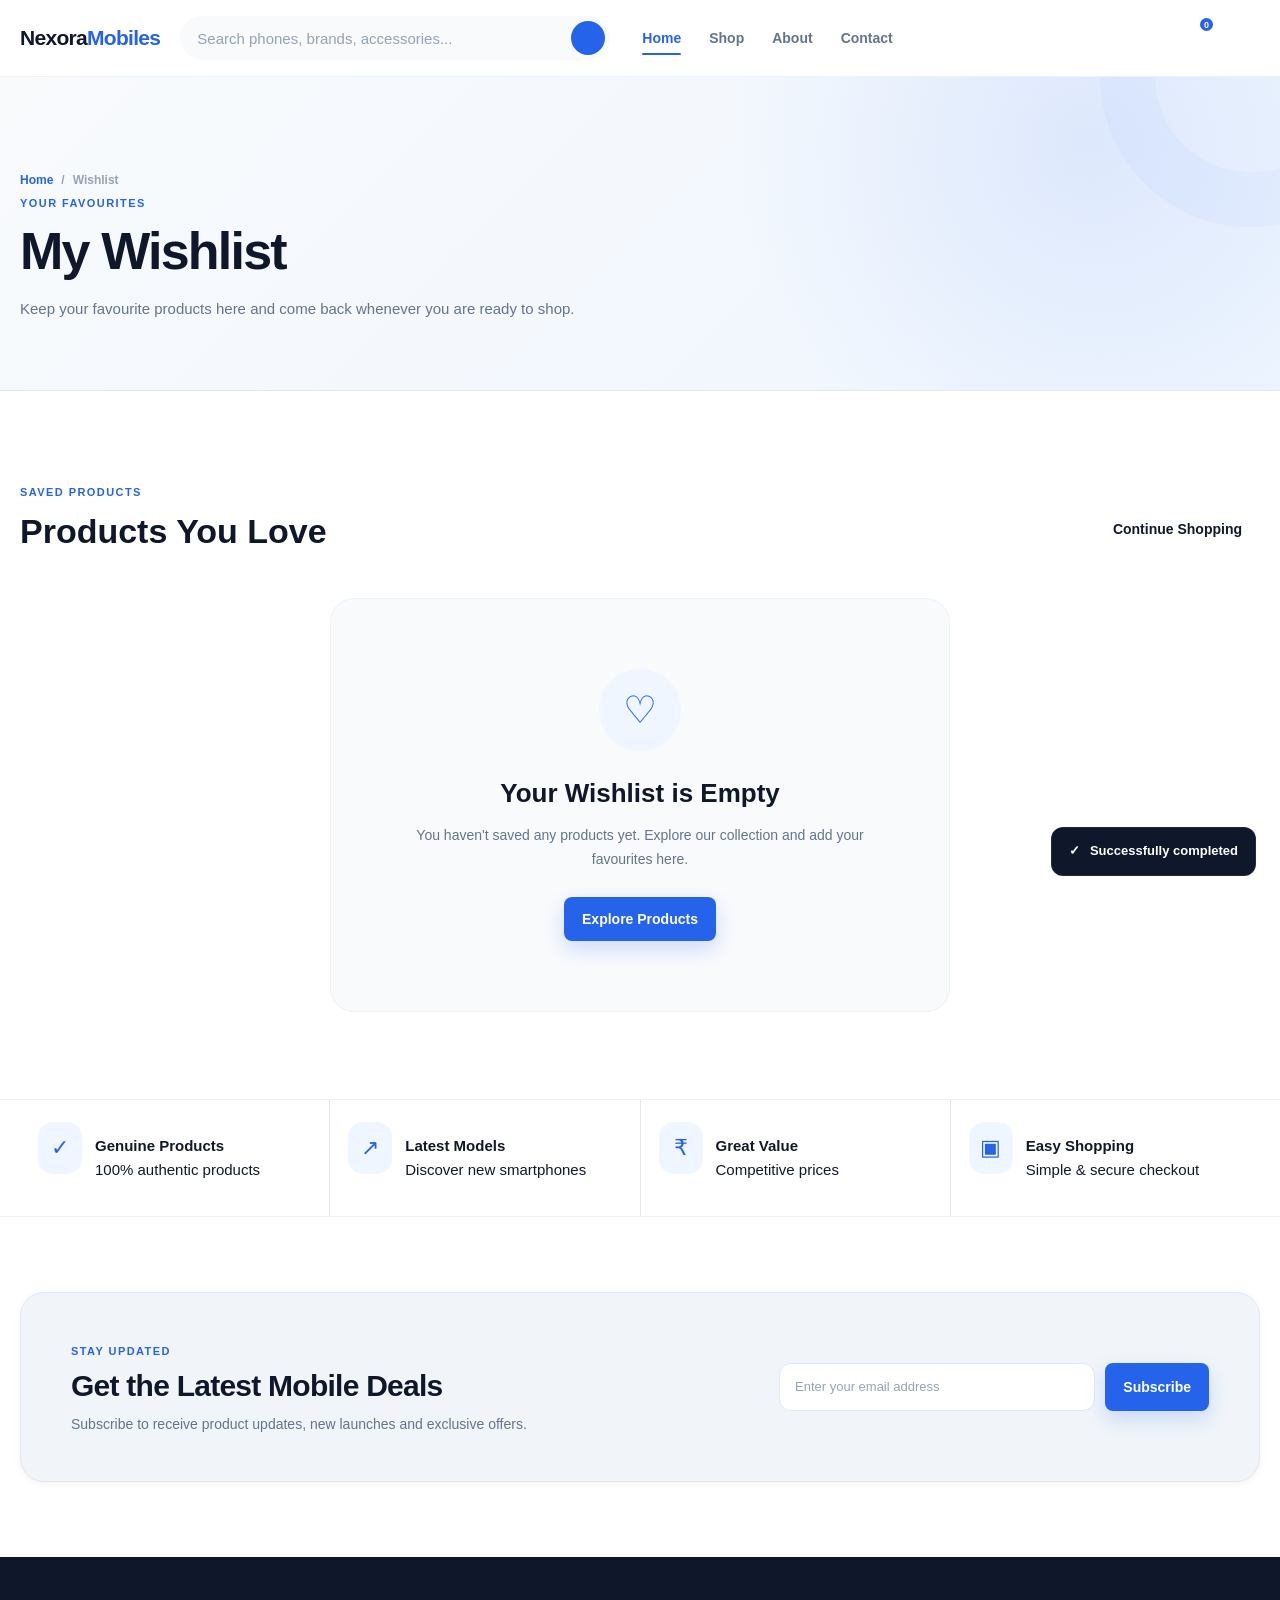
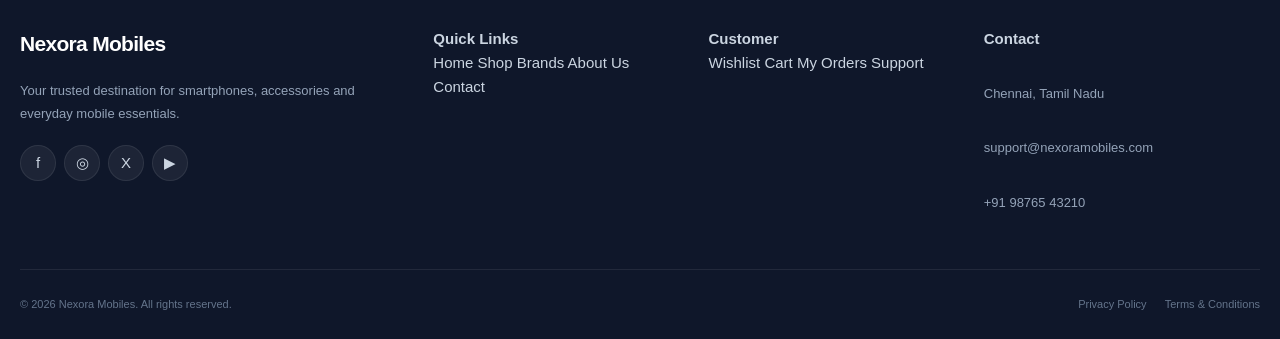
<file: wishlist.html>
<!DOCTYPE html>
<html lang="en">
<head>
    <meta charset="UTF-8">
    <meta name="viewport" content="width=device-width, initial-scale=1.0">

    <title>Wishlist | Nexora Mobiles</title>
    <meta name="description" content="View and manage your favourite smartphones and accessories at Nexora Mobiles.">

    <link rel="preconnect" href="https://fonts.googleapis.com">
    <link rel="preconnect" href="https://fonts.gstatic.com" crossorigin>
    <link href="https://fonts.googleapis.com/css2?family=DM+Sans:wght@400;500;600;700&family=Manrope:wght@500;600;700;800&display=swap" rel="stylesheet">

    <link rel="stylesheet" href="css/style.css">
</head>

<body>

    <!-- ================= HEADER ================= -->
        <!-- =====================================================
         HEADER
         ===================================================== -->

    <header class="site-header" id="siteHeader">

        <div class="container">

            <nav class="navbar">

                <!-- Brand -->
                <a href="index.html" class="nav-brand">
                    <span class="brand-text">
                        Nexora<span>Mobiles</span>
                    </span>
                </a>

                <!-- Desktop Search -->
                <div class="header-search">

                    <input
                        type="search"
                        id="headerSearch"
                        placeholder="Search phones, brands, accessories..."
                        autocomplete="off"
                    >

                    <button
                        type="button"
                        id="headerSearchBtn"
                        aria-label="Search">
                        <i class="bi bi-search"></i>
                    </button>

                    <div
                        class="search-preview"
                        id="searchPreview">
                    </div>

                </div>

                <!-- Navigation -->
                <div class="nav-menu" id="navMenu">

                    <a href="index.html" class="nav-link active">
                        Home
                    </a>

                    <a href="shop.html" class="nav-link">
                        Shop
                    </a>

                    <a href="about.html" class="nav-link">
                        About
                    </a>

                    <a href="contact.html" class="nav-link">
                        Contact
                    </a>

                </div>

                <!-- Navigation Actions -->
                <div class="nav-actions">

                    <a
                        href="cart.html"
                        class="nav-action"
                        aria-label="Shopping cart">

                        <i class="bi bi-bag"></i>

                        <span
                            class="nav-count"
                            id="cartCount">
                            0
                        </span>

                    </a>

                    <a
                        href="shop.html"
                        class="nav-action"
                        aria-label="Shop">

                        <i class="bi bi-grid"></i>

                    </a>

                    <button
                        type="button"
                        class="mobile-menu-btn"
                        id="mobileMenuBtn"
                        aria-label="Open menu"
                        aria-expanded="false">

                        <i class="bi bi-list"></i>

                    </button>

                </div>

            </nav>

        </div>

    </header>

    <!-- ================= PAGE HERO ================= -->
    <section class="page-hero wishlist-hero">

        <div class="container">

            <div class="breadcrumb">
                <a href="index.html">Home</a>
                <span>/</span>
                <span>Wishlist</span>
            </div>

            <div class="page-hero-content">

                <span class="section-eyebrow">YOUR FAVOURITES</span>

                <h1>My Wishlist</h1>

                <p>
                    Keep your favourite products here and come back
                    whenever you are ready to shop.
                </p>

            </div>

        </div>

    </section>


    <!-- ================= WISHLIST ================= -->
    <main>

        <section class="section wishlist-section">

            <div class="container">

                <!-- Wishlist Header -->
                <div class="wishlist-heading">

                    <div>
                        <span class="section-eyebrow">SAVED PRODUCTS</span>
                        <h2>Products You Love</h2>
                    </div>

                    <a href="shop.html" class="btn btn-outline">
                        Continue Shopping
                    </a>

                </div>


                <!-- Wishlist Products -->
                <div
                    class="wishlist-grid product-grid"
                    id="wishlistGrid"
                >
                    <!-- Products will be rendered by wishlist.js -->
                </div>


                <!-- Empty Wishlist -->
                <div
                    class="wishlist-empty"
                    id="wishlistEmpty"
                    hidden
                >

                    <div class="empty-icon">
                        ♡
                    </div>

                    <h2>Your Wishlist is Empty</h2>

                    <p>
                        You haven't saved any products yet.
                        Explore our collection and add your favourites here.
                    </p>

                    <a href="shop.html" class="btn btn-primary">
                        Explore Products
                    </a>

                </div>

            </div>

        </section>


        <!-- ================= FEATURES ================= -->
        <section class="feature-strip wishlist-features">

            <div class="container">

                <div class="feature-grid">

                    <div class="feature-item">

                        <div class="feature-icon">
                            ✓
                        </div>

                        <div>
                            <h4>Genuine Products</h4>
                            <p>100% authentic products</p>
                        </div>

                    </div>


                    <div class="feature-item">

                        <div class="feature-icon">
                            ↗
                        </div>

                        <div>
                            <h4>Latest Models</h4>
                            <p>Discover new smartphones</p>
                        </div>

                    </div>


                    <div class="feature-item">

                        <div class="feature-icon">
                            ₹
                        </div>

                        <div>
                            <h4>Great Value</h4>
                            <p>Competitive prices</p>
                        </div>

                    </div>


                    <div class="feature-item">

                        <div class="feature-icon">
                            ▣
                        </div>

                        <div>
                            <h4>Easy Shopping</h4>
                            <p>Simple & secure checkout</p>
                        </div>

                    </div>

                </div>

            </div>

        </section>

    </main>


    <!-- ================= NEWSLETTER ================= -->
    <section class="newsletter-section">

        <div class="container">

            <div class="newsletter-box">

                <div class="newsletter-content">

                    <span class="section-eyebrow">
                        STAY UPDATED
                    </span>

                    <h2>Get the Latest Mobile Deals</h2>

                    <p>
                        Subscribe to receive product updates,
                        new launches and exclusive offers.
                    </p>

                </div>

                <form
                    class="newsletter-form"
                    id="newsletterForm"
                >

                    <input
                        type="email"
                        id="newsletterEmail"
                        placeholder="Enter your email address"
                        required
                    >

                    <button
                        type="submit"
                        class="btn btn-primary"
                    >
                        Subscribe
                    </button>

                </form>

            </div>

        </div>

    </section>


    <!-- ================= FOOTER ================= -->
    <footer class="site-footer">

        <div class="container">

            <div class="footer-grid">

                <!-- Footer Brand -->
                <div class="footer-brand">

                    <a href="index.html" class="footer-logo">
                        Nexora Mobiles
                    </a>

                    <p>
                        Your trusted destination for smartphones,
                        accessories and everyday mobile essentials.
                    </p>

                    <div class="footer-socials">

                        <a href="#" aria-label="Facebook">
                            f
                        </a>

                        <a href="#" aria-label="Instagram">
                            ◎
                        </a>

                        <a href="#" aria-label="Twitter">
                            X
                        </a>

                        <a href="#" aria-label="YouTube">
                            ▶
                        </a>

                    </div>

                </div>


                <!-- Quick Links -->
                <div class="footer-column">

                    <h4>Quick Links</h4>

                    <a href="index.html">Home</a>
                    <a href="shop.html">Shop</a>
                    <a href="brands.html">Brands</a>
                    <a href="about.html">About Us</a>
                    <a href="contact.html">Contact</a>

                </div>


                <!-- Customer -->
                <div class="footer-column">

                    <h4>Customer</h4>

                    <a href="wishlist.html">Wishlist</a>
                    <a href="cart.html">Cart</a>
                    <a href="orders.html">My Orders</a>
                    <a href="contact.html">Support</a>

                </div>


                <!-- Contact -->
                <div class="footer-column footer-contact">

                    <h4>Contact</h4>

                    <p>Chennai, Tamil Nadu</p>
                    <p>support@nexoramobiles.com</p>
                    <p>+91 98765 43210</p>

                </div>

            </div>


            <div class="footer-bottom">

                <p>
                    © <span id="currentYear"></span>
                    Nexora Mobiles. All rights reserved.
                </p>

                <div class="footer-bottom-links">
                    <a href="#">Privacy Policy</a>
                    <a href="#">Terms & Conditions</a>
                </div>

            </div>

        </div>

    </footer>


    <!-- ================= TOAST ================= -->
    <div class="toast" id="toast">

        <span class="toast-icon">✓</span>

        <span id="toastMessage">
            Successfully completed
        </span>

    </div>


    <!-- ================= SCRIPTS ================= -->
    <script src="js/products.js"></script>
    <script src="js/main.js"></script>
    <script src="js/wishlist.js"></script>

</body>
</html>
</file>
<file: css/style.css>
/* =========================================================
   NEXORA MOBILES
   GLOBAL STYLE SHEET
   Mobile-First E-Commerce Design
   ========================================================= */


/* =========================================================
   01. ROOT VARIABLES
   ========================================================= */

:root {

    /* Brand */
    --primary: #2563eb;
    --primary-dark: #1d4ed8;
    --primary-light: #eff6ff;

    --accent: #06b6d4;
    --accent-light: #ecfeff;

    /* Text */
    --text: #111827;
    --text-dark: #0f172a;
    --text-muted: #64748b;
    --text-light: #94a3b8;

    /* Background */
    --white: #ffffff;
    --bg: #f8fafc;
    --bg-soft: #f1f5f9;
    --bg-dark: #0f172a;

    /* Borders */
    --border: #e2e8f0;
    --border-light: #eef2f7;

    /* Status */
    --success: #16a34a;
    --danger: #dc2626;
    --warning: #f59e0b;

    /* Radius */
    --radius-sm: 8px;
    --radius-md: 12px;
    --radius-lg: 18px;
    --radius-xl: 24px;
    --radius-full: 999px;

    /* Shadows */
    --shadow-sm: 0 2px 8px rgba(15, 23, 42, 0.05);
    --shadow-md: 0 8px 24px rgba(15, 23, 42, 0.08);
    --shadow-lg: 0 18px 45px rgba(15, 23, 42, 0.10);

    /* Layout */
    --container: 1240px;

    /* Transition */
    --transition: 0.25s ease;

    /* Header */
    --header-height: 76px;
}


/* =========================================================
   02. RESET
   ========================================================= */

*,
*::before,
*::after {
    margin: 0;
    padding: 0;
    box-sizing: border-box;
}

html {
    scroll-behavior: smooth;
    overflow-x: hidden;
}

body {
    font-family: "Inter", sans-serif;
    font-size: 15px;
    line-height: 1.6;
    color: var(--text);
    background: var(--white);
    -webkit-font-smoothing: antialiased;
    overflow-x: hidden;
}

img {
    display: block;
    max-width: 100%;
    height: auto;
}

button,
input,
textarea,
select {
    font: inherit;
}

button {
    border: 0;
    cursor: pointer;
}

a {
    color: inherit;
    text-decoration: none;
}

ul,
ol {
    list-style: none;
}


/* =========================================================
   03. GLOBAL CONTAINER
   ========================================================= */

.container {
    width: min(100% - 32px, var(--container));
    margin-inline: auto;
}


/* =========================================================
   04. HEADER / NAVBAR
   ========================================================= */

.site-header {
    position: sticky;
    top: 0;
    z-index: 1000;

    width: 100%;

    background: rgba(255, 255, 255, 0.94);
    border-bottom: 1px solid var(--border-light);

    backdrop-filter: blur(18px);
    -webkit-backdrop-filter: blur(18px);

    transition:
        background var(--transition),
        box-shadow var(--transition);
}

.site-header.scrolled {
    background: rgba(255, 255, 255, 0.98);
    box-shadow: var(--shadow-sm);
}

.navbar {
    min-height: var(--header-height);

    display: flex;
    align-items: center;
    gap: 20px;
}


/* =========================================================
   BRAND
   ========================================================= */

.nav-brand {
    flex-shrink: 0;

    display: inline-flex;
    align-items: center;

    font-size: 21px;
    font-weight: 800;
    letter-spacing: -0.7px;
}

.brand-text {
    color: var(--text-dark);
}

.brand-text span {
    color: var(--primary);
}


/* =========================================================
   SEARCH
   ========================================================= */

.header-search {
    position: relative;
    flex: 1;
    max-width: 430px;

    display: flex;
    align-items: center;
}

.header-search input {
    width: 100%;
    height: 44px;

    padding: 0 52px 0 16px;

    color: var(--text);
    background: var(--bg);

    border: 1px solid transparent;
    border-radius: var(--radius-full);

    outline: none;

    transition:
        border var(--transition),
        background var(--transition),
        box-shadow var(--transition);
}

.header-search input::placeholder {
    color: var(--text-light);
}

.header-search input:focus {
    background: var(--white);
    border-color: #bfdbfe;
    box-shadow: 0 0 0 4px rgba(37, 99, 235, 0.08);
}

.header-search button {
    position: absolute;
    right: 5px;

    width: 34px;
    height: 34px;

    display: grid;
    place-items: center;

    color: var(--white);
    background: var(--primary);

    border-radius: 50%;

    transition:
        background var(--transition),
        transform var(--transition);
}

.header-search button:hover {
    background: var(--primary-dark);
    transform: scale(1.05);
}


/* =========================================================
   SEARCH PREVIEW
   ========================================================= */

.search-preview {
    position: absolute;
    top: calc(100% + 10px);
    left: 0;
    right: 0;

    display: none;

    padding: 8px;

    background: var(--white);
    border: 1px solid var(--border);
    border-radius: var(--radius-md);

    box-shadow: var(--shadow-lg);

    overflow: hidden;
}

.search-preview.active {
    display: block;
}


/* =========================================================
   NAVIGATION
   ========================================================= */

.nav-menu {
    display: flex;
    align-items: center;
    gap: 4px;
}

.nav-link {
    position: relative;

    padding: 8px 12px;

    color: var(--text-muted);

    font-size: 14px;
    font-weight: 600;

    border-radius: var(--radius-sm);

    transition:
        color var(--transition),
        background var(--transition);
}

.nav-link:hover {
    color: var(--primary);
    background: var(--primary-light);
}

.nav-link.active {
    color: var(--primary);
}

.nav-link.active::after {
    content: "";

    position: absolute;
    left: 12px;
    right: 12px;
    bottom: 2px;

    height: 2px;

    background: var(--primary);
    border-radius: var(--radius-full);
}


/* =========================================================
   NAV ACTIONS
   ========================================================= */

.nav-actions {
    margin-left: auto;

    display: flex;
    align-items: center;
    gap: 7px;
}

.nav-action,
.mobile-menu-btn {
    position: relative;

    width: 40px;
    height: 40px;

    display: grid;
    place-items: center;

    color: var(--text);

    background: transparent;

    border-radius: 50%;

    transition:
        color var(--transition),
        background var(--transition),
        transform var(--transition);
}

.nav-action:hover,
.mobile-menu-btn:hover {
    color: var(--primary);
    background: var(--primary-light);
}

.nav-count {
    position: absolute;
    top: -2px;
    right: -2px;

    min-width: 17px;
    height: 17px;

    display: grid;
    place-items: center;

    padding: 0 4px;

    color: var(--white);
    background: var(--primary);

    border: 2px solid var(--white);
    border-radius: var(--radius-full);

    font-size: 9px;
    font-weight: 800;
}

.mobile-menu-btn {
    display: none;
}


/* =========================================================
   05. HERO
   ========================================================= */

.hero {
    position: relative;

    background:
        radial-gradient(
            circle at 80% 20%,
            rgba(37, 99, 235, 0.10),
            transparent 35%
        ),
        linear-gradient(
            135deg,
            #f8fbff 0%,
            #ffffff 55%,
            #f0f9ff 100%
        );

    overflow: hidden;
}

.hero > .container {
    min-height: 600px;

    display: grid;
    grid-template-columns: 1fr 0.9fr;
    align-items: center;
    gap: 50px;

    padding-top: 60px;
    padding-bottom: 60px;
}

.hero-content {
    max-width: 620px;
}

.hero-tag {
    display: inline-flex;
    align-items: center;
    gap: 8px;

    margin-bottom: 20px;
    padding: 8px 13px;

    color: var(--primary);
    background: var(--primary-light);

    border: 1px solid #dbeafe;
    border-radius: var(--radius-full);

    font-size: 12px;
    font-weight: 700;
}

.hero-tag i {
    font-size: 14px;
}

.hero h1 {
    max-width: 650px;

    color: var(--text-dark);

    font-size: clamp(42px, 5vw, 68px);
    line-height: 1.05;
    letter-spacing: -2.8px;
    font-weight: 900;
}

.hero h1 span {
    display: block;
    color: var(--primary);
}

.hero p {
    max-width: 570px;

    margin-top: 22px;

    color: var(--text-muted);

    font-size: 16px;
    line-height: 1.8;
}

.hero-buttons {
    display: flex;
    flex-wrap: wrap;
    gap: 12px;

    margin-top: 30px;
}


/* =========================================================
   HERO IMAGE
   ========================================================= */

.hero-image {
    position: relative;

    display: flex;
    align-items: center;
    justify-content: center;

    min-height: 430px;
}

.hero-image::before {
    content: "";

    position: absolute;

    width: 360px;
    height: 360px;

    background: rgba(37, 99, 235, 0.08);

    border-radius: 50%;

    filter: blur(2px);
}

.hero-image img {
    position: relative;
    z-index: 1;

    width: min(100%, 480px);
    max-height: 500px;

    object-fit: contain;

    filter: drop-shadow(
        0 30px 35px rgba(15, 23, 42, 0.16)
    );
}


/* =========================================================
   06. BUTTONS
   ========================================================= */

.btn {
    min-height: 44px;

    display: inline-flex;
    align-items: center;
    justify-content: center;
    gap: 9px;

    padding: 0 18px;

    border-radius: var(--radius-sm);

    font-size: 14px;
    font-weight: 700;

    white-space: nowrap;

    transition:
        transform var(--transition),
        background var(--transition),
        color var(--transition),
        box-shadow var(--transition);
}

.btn:hover {
    transform: translateY(-2px);
}

.btn-primary {
    color: var(--white);
    background: var(--primary);

    box-shadow:
        0 8px 20px rgba(37, 99, 235, 0.20);
}

.btn-primary:hover {
    background: var(--primary-dark);
    box-shadow:
        0 12px 26px rgba(37, 99, 235, 0.25);
}

.btn-secondary {
    color: var(--text-dark);
    background: var(--white);

    border: 1px solid var(--border);

    box-shadow: var(--shadow-sm);
}

.btn-secondary:hover {
    color: var(--primary);
    border-color: #bfdbfe;
    background: var(--primary-light);
}

.btn-lg {
    min-height: 50px;
    padding-inline: 22px;
}


/* =========================================================
   07. FEATURE STRIP
   ========================================================= */

.feature-strip {
    position: relative;
    z-index: 2;

    margin-top: -1px;

    background: var(--white);
    border-bottom: 1px solid var(--border);
}

.feature-grid {
    display: grid;
    grid-template-columns: repeat(4, 1fr);
    gap: 1px;

    background: var(--border);
}

.feature-item {
    min-width: 0;

    display: flex;
    align-items: center;
    gap: 13px;

    padding: 22px 18px;

    background: var(--white);
}

.feature-icon {
    flex: 0 0 44px;

    width: 44px;
    height: 44px;

    display: grid;
    place-items: center;

    color: var(--primary);
    background: var(--primary-light);

    border-radius: 12px;

    font-size: 18px;
}

.feature-item strong {
    display: block;

    color: var(--text-dark);

    font-size: 13px;
    font-weight: 700;
}

.feature-item span {
    display: block;

    margin-top: 2px;

    color: var(--text-muted);

    font-size: 11px;
}


/* =========================================================
   08. SECTIONS
   ========================================================= */

.section {
    padding: 88px 0;
}

.section-sm {
    padding: 48px 0;
}

.brands-section {
    background: var(--bg);
}

.section-heading {
    display: flex;
    align-items: flex-end;
    justify-content: space-between;
    gap: 30px;

    margin-bottom: 34px;
}

.section-heading-content {
    min-width: 0;
}

.section-title {
    color: var(--text-dark);

    font-size: clamp(26px, 3vw, 34px);
    line-height: 1.2;
    letter-spacing: -1px;
    font-weight: 800;
}

.section-subtitle {
    max-width: 600px;

    margin-top: 8px;

    color: var(--text-muted);

    font-size: 14px;
    line-height: 1.7;
}

.section-link {
    flex-shrink: 0;

    display: inline-flex;
    align-items: center;
    gap: 7px;

    color: var(--primary);

    font-size: 13px;
    font-weight: 700;

    transition:
        gap var(--transition),
        color var(--transition);
}

.section-link:hover {
    gap: 10px;
    color: var(--primary-dark);
}

.text-center {
    text-align: center;
}


/* =========================================================
   09. BRAND GRID
   ========================================================= */

.brand-grid {
    display: grid;
    grid-template-columns: repeat(6, 1fr);
    gap: 14px;
}

.brand-card {
    min-height: 110px;

    display: flex;
    align-items: center;
    justify-content: center;

    padding: 18px;

    color: var(--text-dark);
    background: var(--white);

    border: 1px solid var(--border);
    border-radius: var(--radius-lg);

    font-size: 15px;
    font-weight: 800;

    box-shadow: var(--shadow-sm);

    transition:
        transform var(--transition),
        border-color var(--transition),
        color var(--transition),
        box-shadow var(--transition);
}

.brand-card:hover {
    color: var(--primary);

    border-color: #bfdbfe;

    box-shadow: var(--shadow-md);

    transform: translateY(-4px);
}


/* =========================================================
   10. PRODUCT GRID
   ========================================================= */

.product-grid {
    display: grid;
    grid-template-columns: repeat(4, minmax(0, 1fr));
    gap: 20px;
}


/* =========================================================
   PRODUCT CARD
   JS-GENERATED CARDS CAN USE THESE COMMON CLASSES
   ========================================================= */

.product-card {
    position: relative;

    min-width: 0;

    background: var(--white);

    border: 1px solid var(--border);
    border-radius: var(--radius-lg);

    overflow: hidden;

    box-shadow: var(--shadow-sm);

    transition:
        transform var(--transition),
        box-shadow var(--transition),
        border-color var(--transition);
}

.product-card:hover {
    transform: translateY(-5px);

    border-color: #d5e3f8;

    box-shadow: var(--shadow-lg);
}

.product-image {
    position: relative;

    aspect-ratio: 1 / 1;

    display: flex;
    align-items: center;
    justify-content: center;

    padding: 22px;

    background: var(--bg);
}

.product-image img {
    width: 100%;
    height: 100%;

    object-fit: contain;

    transition: transform 0.35s ease;
}

.product-card:hover .product-image img {
    transform: scale(1.04);
}

.product-info {
    padding: 18px;
}

.product-brand {
    color: var(--text-light);

    font-size: 11px;
    font-weight: 700;

    text-transform: uppercase;
    letter-spacing: 0.6px;
}

.product-name {
    margin-top: 5px;

    color: var(--text-dark);

    font-size: 15px;
    line-height: 1.4;
    font-weight: 700;
}

.product-price {
    margin-top: 10px;

    color: var(--text-dark);

    font-size: 18px;
    font-weight: 800;
}

.product-old-price {
    margin-left: 6px;

    color: var(--text-light);

    font-size: 12px;
    font-weight: 500;

    text-decoration: line-through;
}

.product-rating {
    display: inline-flex;
    align-items: center;
    gap: 4px;

    margin-top: 9px;

    color: var(--warning);

    font-size: 12px;
    font-weight: 700;
}

.product-actions {
    display: flex;
    gap: 8px;

    margin-top: 14px;
}

.product-actions .btn {
    flex: 1;
}


/* =========================================================
   11. DEAL BANNER
   ========================================================= */

.deal-banner {
    position: relative;

    padding: 52px 55px;

    background:
        radial-gradient(
            circle at 85% 30%,
            rgba(255, 255, 255, 0.14),
            transparent 25%
        ),
        linear-gradient(
            135deg,
            #0f172a,
            #172554
        );

    border-radius: var(--radius-xl);

    overflow: hidden;
}

.deal-banner::after {
    content: "";

    position: absolute;

    width: 240px;
    height: 240px;

    right: -80px;
    bottom: -100px;

    border: 50px solid rgba(255, 255, 255, 0.04);

    border-radius: 50%;
}

.deal-banner h2 {
    position: relative;
    z-index: 1;

    max-width: 600px;

    color: var(--white);

    font-size: clamp(27px, 4vw, 42px);
    line-height: 1.15;
    letter-spacing: -1.2px;
    font-weight: 800;
}

.deal-banner p {
    position: relative;
    z-index: 1;

    max-width: 590px;

    margin: 13px 0 24px;

    color: #cbd5e1;

    font-size: 14px;
}

.deal-banner .btn {
    position: relative;
    z-index: 2;
}


/* =========================================================
   12. NEWSLETTER
   ========================================================= */

.newsletter {
    background: var(--bg);
}

.newsletter-box {
    display: flex;
    align-items: center;
    justify-content: space-between;
    gap: 35px;

    padding: 38px 42px;

    background: var(--white);

    border: 1px solid var(--border);
    border-radius: var(--radius-xl);

    box-shadow: var(--shadow-sm);
}

.newsletter-content {
    min-width: 0;
}

.newsletter-content h2 {
    color: var(--text-dark);

    font-size: 24px;
    line-height: 1.3;
    letter-spacing: -0.6px;
    font-weight: 800;
}

.newsletter-content p {
    margin-top: 7px;

    color: var(--text-muted);

    font-size: 13px;
}

.newsletter-form {
    flex: 0 0 min(100%, 430px);

    display: flex;
    gap: 8px;
}

.newsletter-form input {
    flex: 1;
    min-width: 0;

    height: 46px;

    padding: 0 14px;

    color: var(--text);

    background: var(--bg);

    border: 1px solid var(--border);
    border-radius: var(--radius-sm);

    outline: none;
}

.newsletter-form input:focus {
    border-color: #93c5fd;
    box-shadow: 0 0 0 4px rgba(37, 99, 235, 0.07);
}

.newsletter-form .btn {
    flex-shrink: 0;
}


/* =========================================================
   13. FOOTER
   ========================================================= */

.site-footer {
    padding-top: 70px;

    color: #cbd5e1;
    background: var(--bg-dark);
}

.footer-grid {
    display: grid;
    grid-template-columns: 1.6fr 1fr 1fr 1.2fr;
    gap: 45px;

    padding-bottom: 55px;
}

.footer-brand .nav-brand {
    color: var(--white);
}

.footer-brand .brand-text {
    color: var(--white);
}

.footer-brand .brand-text span {
    color: #60a5fa;
}

.footer-brand > p {
    max-width: 360px;

    margin-top: 18px;

    color: #94a3b8;

    font-size: 13px;
    line-height: 1.8;
}

.social-links {
    display: flex;
    gap: 8px;

    margin-top: 20px;
}

.social-link {
    width: 36px;
    height: 36px;

    display: grid;
    place-items: center;

    color: #cbd5e1;
    background: rgba(255, 255, 255, 0.06);

    border: 1px solid rgba(255, 255, 255, 0.08);
    border-radius: 50%;

    transition:
        color var(--transition),
        background var(--transition),
        transform var(--transition);
}

.social-link:hover {
    color: var(--white);
    background: var(--primary);

    transform: translateY(-3px);
}

.footer-title {
    margin-bottom: 17px;

    color: var(--white);

    font-size: 14px;
    font-weight: 700;
}

.footer-links {
    display: flex;
    flex-direction: column;
    gap: 10px;
}

.footer-links a {
    width: fit-content;

    color: #94a3b8;

    font-size: 13px;

    transition:
        color var(--transition),
        transform var(--transition);
}

.footer-links a:hover {
    color: var(--white);
    transform: translateX(3px);
}

.footer-contact {
    display: flex;
    flex-direction: column;
    gap: 14px;
}

.footer-contact-item {
    display: flex;
    align-items: flex-start;
    gap: 10px;

    color: #94a3b8;

    font-size: 12px;
    line-height: 1.6;
}

.footer-contact-item i {
    flex: 0 0 16px;

    color: #60a5fa;

    font-size: 14px;
}

.footer-bottom {
    min-height: 70px;

    display: flex;
    align-items: center;
    justify-content: space-between;
    gap: 20px;

    border-top: 1px solid rgba(255, 255, 255, 0.08);

    color: #64748b;

    font-size: 11px;
}


/* =========================================================
   14. TOAST
   ========================================================= */

.toast-container {
    position: fixed;
    z-index: 2000;

    right: 18px;
    bottom: 18px;

    width: min(360px, calc(100% - 36px));

    display: flex;
    flex-direction: column;
    gap: 10px;
}

.toast {
    padding: 13px 16px;

    color: var(--text-dark);
    background: var(--white);

    border: 1px solid var(--border);
    border-radius: var(--radius-md);

    box-shadow: var(--shadow-lg);

    font-size: 13px;
}


/* =========================================================
   15. TABLET
   ========================================================= */

@media (max-width: 1100px) {

    .navbar {
        gap: 14px;
    }

    .header-search {
        max-width: 330px;
    }

    .nav-menu {
        gap: 0;
    }

    .nav-link {
        padding-inline: 9px;
    }

    .hero > .container {
        grid-template-columns: 1fr 0.8fr;
        gap: 30px;
    }

    .brand-grid {
        grid-template-columns: repeat(3, 1fr);
    }

    .product-grid {
        grid-template-columns: repeat(3, minmax(0, 1fr));
    }

    .footer-grid {
        grid-template-columns: 1.5fr 1fr 1fr;
    }

    .footer-grid > :last-child {
        grid-column: span 3;
    }
}


/* =========================================================
   16. MOBILE NAVIGATION
   ========================================================= */

@media (max-width: 900px) {

    :root {
        --header-height: 68px;
    }

    .container {
        width: min(100% - 28px, var(--container));
    }

    .navbar {
        position: relative;
    }

    .header-search {
        display: none;
    }

    .nav-menu {
        position: absolute;

        top: calc(100% + 1px);
        left: -14px;
        right: -14px;

        display: none;
        flex-direction: column;
        align-items: stretch;

        padding: 10px 14px 14px;

        background: rgba(255, 255, 255, 0.98);

        border-bottom: 1px solid var(--border);

        box-shadow: var(--shadow-md);

        backdrop-filter: blur(18px);
    }

    .nav-menu.active {
        display: flex;
    }

    .nav-link {
        width: 100%;

        padding: 12px 14px;

        border-radius: var(--radius-sm);
    }

    .nav-link.active::after {
        display: none;
    }

    .nav-link.active {
        background: var(--primary-light);
    }

    .mobile-menu-btn {
        display: grid;
    }

    .hero > .container {
        min-height: auto;

        grid-template-columns: 1fr;

        gap: 20px;

        padding-top: 55px;
        padding-bottom: 45px;
    }

    .hero-content {
        max-width: 100%;
        text-align: center;
    }

    .hero-tag {
        margin-bottom: 16px;
    }

    .hero h1 {
        font-size: clamp(39px, 10vw, 56px);
        letter-spacing: -2px;
    }

    .hero p {
        margin-inline: auto;
    }

    .hero-buttons {
        justify-content: center;
    }

    .hero-image {
        min-height: 350px;
    }

    .hero-image img {
        width: min(85%, 400px);
    }

    .feature-grid {
        grid-template-columns: repeat(2, 1fr);
    }

    .newsletter-box {
        flex-direction: column;
        align-items: stretch;
    }

    .newsletter-form {
        flex-basis: auto;
        width: 100%;
    }
}


/* =========================================================
   17. MOBILE
   ========================================================= */

@media (max-width: 600px) {

    .container {
        width: min(100% - 24px, var(--container));
    }

    .navbar {
        min-height: 64px;
    }

    .nav-brand {
        font-size: 19px;
    }

    .nav-actions {
        gap: 2px;
    }

    .nav-action,
    .mobile-menu-btn {
        width: 38px;
        height: 38px;
    }

    /* HERO */

    .hero > .container {
        padding-top: 42px;
        padding-bottom: 35px;
    }

    .hero-tag {
        max-width: 100%;

        padding: 7px 11px;

        font-size: 10px;
    }

    .hero h1 {
        font-size: clamp(34px, 11vw, 44px);
        line-height: 1.08;
        letter-spacing: -1.7px;
    }

    .hero p {
        margin-top: 16px;

        font-size: 13px;
        line-height: 1.75;
    }

    .hero-buttons {
        flex-direction: column;
        align-items: stretch;

        margin-top: 23px;
    }

    .hero-buttons .btn {
        width: 100%;
    }

    .hero-image {
        min-height: 280px;
    }

    .hero-image::before {
        width: 250px;
        height: 250px;
    }

    .hero-image img {
        width: min(90%, 320px);
    }


    /* FEATURES */

    .feature-grid {
        grid-template-columns: 1fr;
        gap: 0;
    }

    .feature-item {
        padding: 17px 14px;
    }

    .feature-icon {
        flex-basis: 40px;

        width: 40px;
        height: 40px;

        font-size: 16px;
    }


    /* SECTIONS */

    .section {
        padding: 58px 0;
    }

    .section-sm {
        padding: 32px 0;
    }

    .section-heading {
        align-items: flex-start;
        flex-direction: column;
        gap: 12px;

        margin-bottom: 24px;
    }

    .section-title {
        font-size: 25px;
    }

    .section-subtitle {
        font-size: 13px;
    }

    .section-link {
        font-size: 12px;
    }


    /* BRANDS */

    .brand-grid {
        grid-template-columns: repeat(2, 1fr);
        gap: 10px;
    }

    .brand-card {
        min-height: 80px;

        padding: 14px;

        font-size: 13px;

        border-radius: var(--radius-md);
    }


    /* PRODUCTS */

    .product-grid {
        grid-template-columns: repeat(2, minmax(0, 1fr));
        gap: 10px;
    }

    .product-card {
        border-radius: var(--radius-md);
    }

    .product-image {
        padding: 12px;
    }

    .product-info {
        padding: 12px;
    }

    .product-brand {
        font-size: 9px;
    }

    .product-name {
        font-size: 12px;
    }

    .product-price {
        font-size: 15px;
    }

    .product-old-price {
        display: block;

        margin: 2px 0 0;

        font-size: 10px;
    }

    .product-actions {
        flex-direction: column;

        gap: 6px;
    }

    .product-actions .btn {
        width: 100%;
        min-height: 38px;

        padding-inline: 8px;

        font-size: 11px;
    }


    /* DEAL BANNER */

    .deal-banner {
        padding: 32px 22px;

        border-radius: var(--radius-lg);
    }

    .deal-banner h2 {
        font-size: 27px;
    }

    .deal-banner p {
        font-size: 12px;
    }

    .deal-banner .btn {
        width: 100%;
    }


    /* NEWSLETTER */

    .newsletter-box {
        padding: 25px 18px;

        border-radius: var(--radius-lg);
    }

    .newsletter-content h2 {
        font-size: 21px;
    }

    .newsletter-content p {
        font-size: 12px;
    }

    .newsletter-form {
        flex-direction: column;
    }

    .newsletter-form input,
    .newsletter-form .btn {
        width: 100%;
    }


    /* FOOTER */

    .site-footer {
        padding-top: 50px;
    }

    .footer-grid {
        grid-template-columns: 1fr 1fr;

        gap: 35px 22px;

        padding-bottom: 40px;
    }

    .footer-grid > :first-child {
        grid-column: span 2;
    }

    .footer-grid > :last-child {
        grid-column: span 2;
    }

    .footer-brand > p {
        max-width: 100%;
    }

    .footer-bottom {
        min-height: auto;

        flex-direction: column;
        align-items: flex-start;

        padding: 18px 0;

        gap: 5px;
    }

    .toast-container {
        right: 12px;
        bottom: 12px;

        width: calc(100% - 24px);
    }
}


/* =========================================================
   18. SMALL MOBILE
   ========================================================= */

@media (max-width: 380px) {

    .container {
        width: min(100% - 20px, var(--container));
    }

    .nav-brand {
        font-size: 18px;
    }

    .nav-action,
    .mobile-menu-btn {
        width: 35px;
        height: 35px;
    }

    .hero h1 {
        font-size: 34px;
    }

    .product-grid {
        gap: 8px;
    }

    .product-info {
        padding: 10px;
    }

    .product-name {
        font-size: 11px;
    }

    .product-price {
        font-size: 14px;
    }
}


/* =========================================================
   19. ACCESSIBILITY
   ========================================================= */

:focus-visible {
    outline: 3px solid rgba(37, 99, 235, 0.25);
    outline-offset: 2px;
}


/* =========================================================
   20. REDUCED MOTION
   ========================================================= */

@media (prefers-reduced-motion: reduce) {

    html {
        scroll-behavior: auto;
    }

    *,
    *::before,
    *::after {
        animation-duration: 0.01ms !important;
        animation-iteration-count: 1 !important;
        transition-duration: 0.01ms !important;
    }
}

/* =========================================================
   NEXORA MOBILES
   SHOP PAGE
   ========================================================= */


/* =========================================================
   01. SHOP PAGE HEADER COMPATIBILITY
   Same visual navbar as homepage
   ========================================================= */

.site-header .brand {
    flex-shrink: 0;

    display: inline-flex;
    align-items: center;

    font-size: 21px;
    font-weight: 800;
    letter-spacing: -0.7px;
}

.site-header .brand .brand-text {
    color: var(--text-dark);
}

.site-header .brand .brand-text span {
    color: var(--primary);
}


/* Shop navbar links */
.site-header .nav-links {
    display: flex;
    align-items: center;
    gap: 4px;
}

.site-header .nav-links .nav-link {
    position: relative;

    padding: 8px 12px;

    color: var(--text-muted);

    font-size: 14px;
    font-weight: 600;

    border-radius: var(--radius-sm);

    transition:
        color var(--transition),
        background var(--transition);
}

.site-header .nav-links .nav-link:hover {
    color: var(--primary);
    background: var(--primary-light);
}

.site-header .nav-links .nav-link.active {
    color: var(--primary);
}

.site-header .nav-links .nav-link.active::after {
    content: "";

    position: absolute;

    left: 12px;
    right: 12px;
    bottom: 2px;

    height: 2px;

    background: var(--primary);

    border-radius: var(--radius-full);
}


/* =========================================================
   02. SHOP HEADER SEARCH
   ========================================================= */

.site-header .nav-actions .header-search {
    position: relative;

    flex: 0 1 270px;
    max-width: 270px;

    display: flex;
    align-items: center;
}

.site-header .nav-actions .header-search > i {
    position: absolute;
    left: 14px;
    z-index: 2;

    color: var(--text-light);

    font-size: 14px;

    pointer-events: none;
}

.site-header .nav-actions .header-search input {
    width: 100%;
    height: 40px;

    padding: 0 14px 0 38px;

    color: var(--text);

    background: var(--bg);

    border: 1px solid transparent;
    border-radius: var(--radius-full);

    outline: none;

    transition:
        border var(--transition),
        background var(--transition),
        box-shadow var(--transition);
}

.site-header .nav-actions .header-search input::placeholder {
    color: var(--text-light);
}

.site-header .nav-actions .header-search input:focus {
    background: var(--white);

    border-color: #bfdbfe;

    box-shadow:
        0 0 0 4px rgba(37, 99, 235, 0.08);
}


/* Search dropdown */
.site-header .nav-actions .search-preview {
    position: absolute;

    top: calc(100% + 10px);
    left: 0;
    right: 0;

    display: none;

    padding: 8px;

    background: var(--white);

    border: 1px solid var(--border);
    border-radius: var(--radius-md);

    box-shadow: var(--shadow-lg);

    overflow: hidden;
}

.site-header .nav-actions .search-preview.active {
    display: block;
}


/* =========================================================
   03. SHOP HEADER ICON BUTTONS
   ========================================================= */

.header-icon-btn {
    position: relative;

    width: 40px;
    height: 40px;

    flex: 0 0 40px;

    display: grid;
    place-items: center;

    color: var(--text);

    background: transparent;

    border-radius: 50%;

    transition:
        color var(--transition),
        background var(--transition),
        transform var(--transition);
}

.header-icon-btn:hover {
    color: var(--primary);
    background: var(--primary-light);

    transform: translateY(-1px);
}

.icon-count {
    position: absolute;

    top: -2px;
    right: -2px;

    min-width: 17px;
    height: 17px;

    display: grid;
    place-items: center;

    padding: 0 4px;

    color: var(--white);
    background: var(--primary);

    border: 2px solid var(--white);
    border-radius: var(--radius-full);

    font-size: 9px;
    font-weight: 800;
}


/* =========================================================
   04. SHOP PAGE HERO
   ========================================================= */

.page-hero {
    position: relative;

    padding: 72px 0 68px;

    background:
        radial-gradient(
            circle at 85% 20%,
            rgba(37, 99, 235, 0.11),
            transparent 32%
        ),
        linear-gradient(
            135deg,
            #f8fbff 0%,
            #ffffff 55%,
            #eff6ff 100%
        );

    border-bottom: 1px solid var(--border);

    overflow: hidden;
}

.page-hero::before {
    content: "";

    position: absolute;

    width: 300px;
    height: 300px;

    right: -120px;
    top: -150px;

    border: 55px solid rgba(37, 99, 235, 0.035);

    border-radius: 50%;
}

.page-hero-content {
    position: relative;
    z-index: 1;

    max-width: 720px;
}

.eyebrow {
    display: inline-flex;
    align-items: center;

    margin-bottom: 12px;

    color: var(--primary);

    font-size: 11px;
    font-weight: 800;

    letter-spacing: 1.2px;
}

.page-hero h1 {
    color: var(--text-dark);

    font-size: clamp(34px, 5vw, 52px);
    line-height: 1.1;
    letter-spacing: -1.8px;
    font-weight: 900;
}

.page-hero p {
    max-width: 610px;

    margin-top: 15px;

    color: var(--text-muted);

    font-size: 15px;
    line-height: 1.75;
}

.breadcrumb {
    display: flex;
    align-items: center;
    gap: 8px;

    margin-top: 22px;

    color: var(--text-light);

    font-size: 12px;
    font-weight: 600;
}

.breadcrumb a {
    color: var(--primary);

    transition: color var(--transition);
}

.breadcrumb a:hover {
    color: var(--primary-dark);
}

.breadcrumb i {
    font-size: 9px;
}


/* =========================================================
   05. SHOP MAIN
   ========================================================= */

.shop-page {
    padding: 55px 0 85px;

    background: var(--white);
}

.shop-layout {
    display: grid;

    grid-template-columns: 260px minmax(0, 1fr);

    gap: 30px;

    align-items: start;
}


/* =========================================================
   06. MOBILE FILTER BAR
   ========================================================= */

.mobile-filter-bar {
    display: none;
}


/* =========================================================
   07. SIDEBAR
   ========================================================= */

.shop-sidebar {
    position: sticky;

    top: 95px;

    padding: 22px;

    background: var(--white);

    border: 1px solid var(--border);
    border-radius: var(--radius-lg);

    box-shadow: var(--shadow-sm);
}

.filter-header {
    display: flex;
    align-items: flex-start;
    justify-content: space-between;
    gap: 10px;

    padding-bottom: 18px;

    border-bottom: 1px solid var(--border);
}

.filter-label {
    display: block;

    color: var(--primary);

    font-size: 9px;
    font-weight: 800;

    letter-spacing: 1.1px;
}

.filter-header h3 {
    margin-top: 2px;

    color: var(--text-dark);

    font-size: 20px;
    font-weight: 800;
}

.clear-filters {
    padding: 4px 0;

    color: var(--primary);

    background: transparent;

    font-size: 11px;
    font-weight: 700;

    transition: color var(--transition);
}

.clear-filters:hover {
    color: var(--primary-dark);
}


/* =========================================================
   08. FILTER GROUPS
   ========================================================= */

.filter-group {
    padding: 21px 0;

    border-bottom: 1px solid var(--border-light);
}

.filter-group:last-of-type {
    border-bottom: 0;
}

.filter-group > label,
.filter-group-title {
    display: block;

    margin-bottom: 11px;

    color: var(--text-dark);

    font-size: 12px;
    font-weight: 800;
}

.filter-options {
    display: flex;
    flex-direction: column;
    gap: 9px;
}

.filter-option {
    display: flex;
    align-items: center;
    gap: 9px;

    color: var(--text-muted);

    font-size: 12px;

    cursor: pointer;

    transition: color var(--transition);
}

.filter-option:hover {
    color: var(--text-dark);
}

.filter-option input {
    width: 15px;
    height: 15px;

    flex: 0 0 15px;

    accent-color: var(--primary);

    cursor: pointer;
}

.filter-option span {
    min-width: 0;
}


/* =========================================================
   09. FILTER SEARCH
   ========================================================= */

.filter-search {
    position: relative;
}

.filter-search i {
    position: absolute;

    left: 12px;
    top: 50%;

    color: var(--text-light);

    font-size: 13px;

    transform: translateY(-50%);

    pointer-events: none;
}

.filter-search input {
    width: 100%;
    height: 40px;

    padding: 0 12px 0 34px;

    color: var(--text);

    background: var(--bg);

    border: 1px solid var(--border);
    border-radius: var(--radius-sm);

    outline: none;

    font-size: 12px;

    transition:
        border var(--transition),
        background var(--transition),
        box-shadow var(--transition);
}

.filter-search input:focus {
    background: var(--white);

    border-color: #93c5fd;

    box-shadow:
        0 0 0 3px rgba(37, 99, 235, 0.06);
}


/* =========================================================
   10. PRICE FILTER
   ========================================================= */

.price-inputs {
    display: grid;

    grid-template-columns: 1fr 1fr;

    gap: 8px;
}

.price-field {
    min-width: 0;
}

.price-field span {
    display: block;

    margin-bottom: 5px;

    color: var(--text-light);

    font-size: 10px;
    font-weight: 600;
}

.price-field input {
    width: 100%;
    min-width: 0;

    height: 38px;

    padding: 0 9px;

    color: var(--text-dark);

    background: var(--bg);

    border: 1px solid var(--border);
    border-radius: var(--radius-sm);

    outline: none;

    font-size: 11px;
}

.price-field input:focus {
    border-color: #93c5fd;

    background: var(--white);
}

.price-range-labels {
    display: flex;
    align-items: center;
    justify-content: space-between;

    margin-top: 8px;

    color: var(--text-light);

    font-size: 10px;
}


/* =========================================================
   11. RATING
   ========================================================= */

.rating-option {
    flex-wrap: wrap;
}

.rating-stars {
    display: inline-flex;

    gap: 1px;

    color: var(--warning);

    font-size: 10px;
}


/* =========================================================
   12. MOBILE FILTER APPLY
   ========================================================= */

.mobile-filter-apply {
    display: none;

    width: 100%;
}


/* =========================================================
   13. SHOP CONTENT
   ========================================================= */

.shop-content {
    min-width: 0;
}


/* =========================================================
   14. SHOP TOOLBAR
   ========================================================= */

.shop-toolbar {
    min-height: 52px;

    display: flex;
    align-items: center;
    justify-content: space-between;

    gap: 20px;

    padding-bottom: 16px;

    border-bottom: 1px solid var(--border);
}

.shop-result {
    display: flex;
    align-items: center;
    gap: 5px;

    color: var(--text-muted);

    font-size: 12px;
}

.shop-result strong {
    color: var(--text-dark);

    font-weight: 700;
}

.result-label {
    color: var(--text-light);
}

.shop-sort {
    display: flex;
    align-items: center;
    gap: 9px;
}

.shop-sort label {
    color: var(--text-light);

    font-size: 11px;
    font-weight: 600;
}

.sort-select {
    position: relative;
}

.sort-select select {
    appearance: none;
    -webkit-appearance: none;

    min-width: 175px;
    height: 40px;

    padding: 0 35px 0 12px;

    color: var(--text-dark);
    background: var(--white);

    border: 1px solid var(--border);
    border-radius: var(--radius-sm);

    outline: none;

    font-size: 11px;
    font-weight: 600;

    cursor: pointer;
}

.sort-select select:focus {
    border-color: #93c5fd;
}

.sort-select i {
    position: absolute;

    top: 50%;
    right: 12px;

    color: var(--text-light);

    font-size: 10px;

    transform: translateY(-50%);

    pointer-events: none;
}


/* =========================================================
   15. ACTIVE FILTERS
   ========================================================= */

.active-filters {
    display: flex;
    flex-wrap: wrap;
    gap: 7px;

    min-height: 0;

    padding: 12px 0;
}

.active-filter {
    display: inline-flex;
    align-items: center;
    gap: 6px;

    padding: 5px 9px;

    color: var(--primary);
    background: var(--primary-light);

    border: 1px solid #dbeafe;
    border-radius: var(--radius-full);

    font-size: 10px;
    font-weight: 700;
}

.active-filter button {
    width: 15px;
    height: 15px;

    display: grid;
    place-items: center;

    color: var(--primary);

    background: transparent;

    border-radius: 50%;

    font-size: 9px;
}

.active-filter button:hover {
    color: var(--danger);
}


/* =========================================================
   16. SHOP PRODUCT GRID
   ========================================================= */

.shop-product-grid {
    padding-top: 10px;

    grid-template-columns: repeat(3, minmax(0, 1fr));
}


/* =========================================================
   17. EMPTY STATE
   ========================================================= */

.shop-empty {
    padding: 70px 20px;

    text-align: center;

    border: 1px dashed var(--border);
    border-radius: var(--radius-lg);

    background: var(--bg);
}

.shop-empty[hidden] {
    display: none;
}

.empty-icon {
    width: 58px;
    height: 58px;

    margin: 0 auto 15px;

    display: grid;
    place-items: center;

    color: var(--primary);
    background: var(--primary-light);

    border-radius: 50%;

    font-size: 21px;
}

.shop-empty h3 {
    color: var(--text-dark);

    font-size: 18px;
    font-weight: 800;
}

.shop-empty p {
    margin: 6px 0 18px;

    color: var(--text-muted);

    font-size: 12px;
}


/* =========================================================
   18. PAGINATION
   ========================================================= */

.pagination {
    display: flex;
    align-items: center;
    justify-content: center;
    gap: 6px;

    margin-top: 35px;
}

.pagination button,
.pagination a {
    min-width: 36px;
    height: 36px;

    display: inline-flex;
    align-items: center;
    justify-content: center;

    padding: 0 9px;

    color: var(--text-muted);
    background: var(--white);

    border: 1px solid var(--border);
    border-radius: var(--radius-sm);

    font-size: 11px;
    font-weight: 700;

    transition:
        color var(--transition),
        background var(--transition),
        border-color var(--transition);
}

.pagination button:hover,
.pagination a:hover {
    color: var(--primary);

    background: var(--primary-light);

    border-color: #bfdbfe;
}

.pagination .active {
    color: var(--white);

    background: var(--primary);

    border-color: var(--primary);
}


/* =========================================================
   19. SHOP NEWSLETTER
   ========================================================= */

.newsletter-section {
    padding: 65px 0;

    background: var(--bg);
}


/* =========================================================
   20. SHOP FOOTER COMPATIBILITY
   ========================================================= */

.site-footer .footer-logo {
    display: inline-block;

    color: var(--white);

    font-size: 21px;
    font-weight: 800;
    letter-spacing: -0.7px;
}

.site-footer .footer-logo span {
    color: #60a5fa;
}

.site-footer .footer-column h3 {
    margin-bottom: 16px;

    color: var(--white);

    font-size: 14px;
    font-weight: 700;
}

.site-footer .footer-column > p {
    max-width: 360px;

    margin-top: 17px;

    color: #94a3b8;

    font-size: 13px;
    line-height: 1.8;
}

.site-footer .footer-column ul {
    display: flex;
    flex-direction: column;
    gap: 10px;
}

.site-footer .footer-column ul a {
    color: #94a3b8;

    font-size: 12px;

    transition:
        color var(--transition),
        transform var(--transition);
}

.site-footer .footer-column ul a:hover {
    color: var(--white);

    transform: translateX(3px);
}

.footer-socials {
    display: flex;
    gap: 8px;

    margin-top: 20px;
}

.footer-socials a {
    width: 36px;
    height: 36px;

    display: grid;
    place-items: center;

    color: #cbd5e1;

    background: rgba(255, 255, 255, 0.06);

    border: 1px solid rgba(255, 255, 255, 0.08);

    border-radius: 50%;

    transition:
        color var(--transition),
        background var(--transition),
        transform var(--transition);
}

.footer-socials a:hover {
    color: var(--white);

    background: var(--primary);

    transform: translateY(-3px);
}

.footer-contact li {
    display: flex;
    align-items: flex-start;
    gap: 10px;

    color: #94a3b8;

    font-size: 12px;
    line-height: 1.6;
}

.footer-contact li i {
    flex: 0 0 16px;

    color: #60a5fa;

    font-size: 14px;
}

.footer-bottom-links {
    display: flex;
    align-items: center;
    gap: 18px;
}

.footer-bottom-links a {
    color: #64748b;

    transition: color var(--transition);
}

.footer-bottom-links a:hover {
    color: #cbd5e1;
}


/* =========================================================
   21. SHOP TABLET
   ========================================================= */

@media (max-width: 1100px) {

    .site-header .nav-links .nav-link {
        padding-inline: 8px;
    }

    .site-header .nav-actions .header-search {
        flex-basis: 210px;
        max-width: 210px;
    }

    .shop-layout {
        grid-template-columns: 230px minmax(0, 1fr);

        gap: 22px;
    }

    .shop-sidebar {
        padding: 18px;
    }

    .shop-product-grid {
        grid-template-columns: repeat(2, minmax(0, 1fr));
    }
}


/* =========================================================
   22. SHOP MOBILE
   ========================================================= */

@media (max-width: 900px) {

    .site-header .nav-links {
        position: absolute;

        top: calc(100% + 1px);
        left: -14px;
        right: -14px;

        display: none;

        flex-direction: column;
        align-items: stretch;

        padding: 10px 14px 14px;

        background: rgba(255, 255, 255, 0.98);

        border-bottom: 1px solid var(--border);

        box-shadow: var(--shadow-md);

        backdrop-filter: blur(18px);
    }

    .site-header .nav-links.active {
        display: flex;
    }

    .site-header .nav-links .nav-link {
        width: 100%;

        padding: 12px 14px;

        border-radius: var(--radius-sm);
    }

    .site-header .nav-links .nav-link.active {
        background: var(--primary-light);
    }

    .site-header .nav-links .nav-link.active::after {
        display: none;
    }

    .site-header .nav-actions .header-search {
        display: none;
    }

    .shop-page {
        padding-top: 25px;
    }

    .mobile-filter-bar {
        min-height: 46px;

        display: flex;
        align-items: center;
        justify-content: space-between;

        margin-bottom: 18px;
    }

    .mobile-filter-bar .btn {
        min-height: 40px;

        padding-inline: 14px;

        color: var(--text-dark);

        background: var(--white);

        border: 1px solid var(--border);
    }

    .mobile-filter-bar > span {
        color: var(--text-muted);

        font-size: 11px;
        font-weight: 600;
    }

    .shop-layout {
        display: block;
    }

    .shop-sidebar {
        position: fixed;
        z-index: 1500;

        top: 0;
        left: 0;

        width: min(330px, 88vw);
        height: 100dvh;

        padding: 22px;

        background: var(--white);

        border: 0;
        border-radius: 0;

        box-shadow: 20px 0 50px rgba(15, 23, 42, 0.16);

        overflow-y: auto;

        transform: translateX(-105%);

        transition: transform 0.3s ease;
    }

    .shop-sidebar.active {
        transform: translateX(0);
    }

    .mobile-filter-apply {
        display: inline-flex;

        margin-top: 20px;
    }

    .shop-content {
        width: 100%;
    }

    .shop-toolbar {
        align-items: flex-start;
    }
}


/* =========================================================
   23. SHOP SMALL MOBILE
   ========================================================= */

@media (max-width: 600px) {

    .site-header .brand {
        font-size: 19px;
    }

    .page-hero {
        padding: 48px 0 42px;
    }

    .page-hero h1 {
        font-size: 34px;
        letter-spacing: -1.3px;
    }

    .page-hero p {
        margin-top: 12px;

        font-size: 13px;
    }

    .breadcrumb {
        margin-top: 17px;

        font-size: 11px;
    }

    .shop-page {
        padding: 20px 0 55px;
    }

    .shop-toolbar {
        flex-direction: column;
        align-items: stretch;

        gap: 12px;
    }

    .shop-result {
        justify-content: space-between;
    }

    .shop-sort {
        width: 100%;

        justify-content: space-between;
    }

    .sort-select {
        flex: 1;
    }

    .sort-select select {
        width: 100%;
        min-width: 0;
    }

    .shop-product-grid {
        grid-template-columns: repeat(2, minmax(0, 1fr));

        gap: 10px;
    }

    .newsletter-section {
        padding: 40px 0;
    }

    .pagination {
        gap: 4px;

        margin-top: 25px;
    }

    .pagination button,
    .pagination a {
        min-width: 33px;
        height: 33px;

        font-size: 10px;
    }

    .footer-bottom-links {
        flex-wrap: wrap;

        gap: 8px 15px;
    }
}


/* =========================================================
   24. EXTRA SMALL MOBILE
   ========================================================= */

@media (max-width: 380px) {

    .site-header .brand {
        font-size: 18px;
    }

    .header-icon-btn {
        width: 35px;
        height: 35px;
    }

    .page-hero h1 {
        font-size: 31px;
    }

    .shop-sidebar {
        width: 92vw;

        padding: 18px;
    }

    .shop-product-grid {
        gap: 8px;
    }
}

/* =========================================================
   ABOUT PAGE
========================================================= */

/* =========================
   ABOUT HERO
========================= */

.about-page-hero {
    position: relative;
    overflow: hidden;
}

.about-page-hero::after {
    content: "";
    position: absolute;
    width: 420px;
    height: 420px;
    right: -180px;
    top: -180px;
    background: rgba(37, 99, 235, 0.08);
    border-radius: 50%;
    pointer-events: none;
}

.about-page-hero .page-hero-content {
    position: relative;
    z-index: 2;
}


/* =========================
   ABOUT INTRO
========================= */

.about-intro {
    background: var(--white);
}

.about-intro-grid {
    display: grid;
    grid-template-columns: minmax(0, 1fr) minmax(0, 1fr);
    align-items: center;
    gap: 70px;
}


/* Visual */

.about-visual {
    position: relative;
    min-width: 0;
}

.about-image-main {
    position: relative;
    width: 100%;
    aspect-ratio: 4 / 3;
    overflow: hidden;
    border-radius: var(--radius-xl);
    background: var(--bg-soft);
    box-shadow: var(--shadow-large);
}

.about-image-main::after {
    content: "";
    position: absolute;
    inset: 0;
    background: linear-gradient(
        135deg,
        rgba(15, 23, 42, 0.02),
        rgba(37, 99, 235, 0.08)
    );
    pointer-events: none;
}

.about-image-main img {
    width: 100%;
    height: 100%;
    display: block;
    object-fit: cover;
}


/* Floating Card */

.about-floating-card {
    position: absolute;
    left: -25px;
    bottom: 30px;
    display: flex;
    align-items: center;
    gap: 14px;
    min-width: 190px;
    padding: 17px 20px;
    background: var(--white);
    border: 1px solid var(--border-light);
    border-radius: var(--radius-lg);
    box-shadow: var(--shadow-large);
    z-index: 2;
}

.about-floating-card strong {
    display: flex;
    align-items: center;
    justify-content: center;
    width: 48px;
    height: 48px;
    flex-shrink: 0;
    border-radius: 14px;
    background: var(--primary-light);
    color: var(--primary);
    font-size: 17px;
    font-weight: 800;
}

.about-floating-card span {
    color: var(--text);
    font-size: 13px;
    font-weight: 700;
    line-height: 1.35;
}


/* Content */

.about-content {
    min-width: 0;
}

.about-content .eyebrow {
    margin-bottom: 14px;
}

.about-content h2 {
    max-width: 620px;
    margin: 0 0 20px;
    color: var(--text-dark);
    font-size: clamp(30px, 4vw, 46px);
    line-height: 1.12;
    letter-spacing: -0.035em;
}

.about-content > p {
    max-width: 620px;
    margin: 0 0 15px;
    color: var(--text-muted);
    font-size: 15px;
    line-height: 1.8;
}


/* Check List */

.about-check-list {
    display: grid;
    grid-template-columns: repeat(2, minmax(0, 1fr));
    gap: 14px 24px;
    margin: 28px 0 30px;
}

.about-check-list > div {
    display: flex;
    align-items: center;
    gap: 10px;
    min-width: 0;
}

.about-check-list i {
    flex-shrink: 0;
    color: var(--primary);
    font-size: 17px;
}

.about-check-list span {
    color: var(--text);
    font-size: 14px;
    font-weight: 600;
    line-height: 1.4;
}

.about-content .btn {
    display: inline-flex;
}


/* =========================
   ABOUT STATS
========================= */

.about-stats {
    padding: 70px 0;
    background: var(--bg-soft);
    border-top: 1px solid var(--border-light);
    border-bottom: 1px solid var(--border-light);
}

.stats-grid {
    display: grid;
    grid-template-columns: repeat(4, minmax(0, 1fr));
    gap: 20px;
}

.stat-card {
    display: flex;
    flex-direction: column;
    align-items: center;
    justify-content: center;
    min-height: 190px;
    padding: 28px 20px;
    text-align: center;
    background: var(--white);
    border: 1px solid var(--border-light);
    border-radius: var(--radius-lg);
    box-shadow: var(--shadow-small);
    transition:
        transform var(--transition),
        box-shadow var(--transition),
        border-color var(--transition);
}

.stat-card:hover {
    transform: translateY(-5px);
    border-color: rgba(37, 99, 235, 0.18);
    box-shadow: var(--shadow-medium);
}

.stat-icon {
    display: flex;
    align-items: center;
    justify-content: center;
    width: 52px;
    height: 52px;
    margin-bottom: 16px;
    border-radius: 15px;
    background: var(--primary-light);
    color: var(--primary);
    font-size: 22px;
}

.stat-card strong {
    display: block;
    margin-bottom: 6px;
    color: var(--text-dark);
    font-size: 27px;
    font-weight: 800;
    line-height: 1.1;
}

.stat-card span {
    color: var(--text-muted);
    font-size: 13px;
    font-weight: 600;
}


/* =========================
   VALUES SECTION
========================= */

.values-section {
    background: var(--white);
}

.section-heading.centered {
    max-width: 700px;
    margin: 0 auto 48px;
    text-align: center;
}

.section-heading.centered .eyebrow {
    margin-bottom: 13px;
}

.section-heading.centered h2 {
    margin: 0 0 14px;
    color: var(--text-dark);
    font-size: clamp(30px, 4vw, 42px);
    line-height: 1.15;
    letter-spacing: -0.03em;
}

.section-heading.centered p {
    max-width: 600px;
    margin: 0 auto;
    color: var(--text-muted);
    font-size: 15px;
    line-height: 1.7;
}


/* Values Grid */

.values-grid {
    display: grid;
    grid-template-columns: repeat(4, minmax(0, 1fr));
    gap: 20px;
}

.value-card {
    padding: 30px 26px;
    background: var(--white);
    border: 1px solid var(--border);
    border-radius: var(--radius-lg);
    transition:
        transform var(--transition),
        box-shadow var(--transition),
        border-color var(--transition);
}

.value-card:hover {
    transform: translateY(-6px);
    border-color: rgba(37, 99, 235, 0.18);
    box-shadow: var(--shadow-medium);
}

.value-icon {
    display: flex;
    align-items: center;
    justify-content: center;
    width: 52px;
    height: 52px;
    margin-bottom: 20px;
    border-radius: 15px;
    background: var(--primary-light);
    color: var(--primary);
    font-size: 22px;
}

.value-card h3 {
    margin: 0 0 10px;
    color: var(--text-dark);
    font-size: 18px;
    font-weight: 750;
}

.value-card p {
    margin: 0;
    color: var(--text-muted);
    font-size: 14px;
    line-height: 1.75;
}


/* =========================
   EXPERIENCE SECTION
========================= */

.about-experience {
    background: var(--bg);
}

.about-experience-grid {
    display: grid;
    grid-template-columns: minmax(0, 1fr) minmax(0, 0.9fr);
    align-items: center;
    gap: 75px;
}

.about-experience-content {
    min-width: 0;
}

.about-experience-content .eyebrow {
    margin-bottom: 14px;
}

.about-experience-content h2 {
    max-width: 600px;
    margin: 0 0 18px;
    color: var(--text-dark);
    font-size: clamp(30px, 4vw, 44px);
    line-height: 1.13;
    letter-spacing: -0.035em;
}

.about-experience-content > p {
    max-width: 620px;
    margin: 0 0 35px;
    color: var(--text-muted);
    font-size: 15px;
    line-height: 1.8;
}


/* Experience List */

.experience-list {
    display: flex;
    flex-direction: column;
    gap: 24px;
}

.experience-item {
    display: grid;
    grid-template-columns: 52px minmax(0, 1fr);
    gap: 17px;
    align-items: start;
}

.experience-number {
    display: flex;
    align-items: center;
    justify-content: center;
    width: 52px;
    height: 52px;
    border-radius: 15px;
    background: var(--white);
    border: 1px solid var(--border);
    color: var(--primary);
    font-size: 13px;
    font-weight: 800;
    box-shadow: var(--shadow-small);
}

.experience-item h3 {
    margin: 2px 0 6px;
    color: var(--text-dark);
    font-size: 17px;
    font-weight: 750;
}

.experience-item p {
    max-width: 500px;
    margin: 0;
    color: var(--text-muted);
    font-size: 14px;
    line-height: 1.65;
}


/* Experience Visual */

.about-experience-visual {
    position: relative;
    min-width: 0;
}

.experience-image {
    position: relative;
    width: 100%;
    aspect-ratio: 4 / 4.5;
    overflow: hidden;
    border-radius: var(--radius-xl);
    background: var(--bg-soft);
    box-shadow: var(--shadow-large);
}

.experience-image::after {
    content: "";
    position: absolute;
    inset: 0;
    background: linear-gradient(
        180deg,
        rgba(15, 23, 42, 0.02),
        rgba(15, 23, 42, 0.12)
    );
    pointer-events: none;
}

.experience-image img {
    width: 100%;
    height: 100%;
    display: block;
    object-fit: cover;
}


/* =========================
   ABOUT CTA
========================= */

.about-cta {
    padding: 30px 0 80px;
    background: var(--bg);
}

.cta-box {
    position: relative;
    display: flex;
    align-items: center;
    justify-content: space-between;
    gap: 40px;
    padding: 48px 55px;
    overflow: hidden;
    border-radius: var(--radius-xl);
    background: linear-gradient(
        135deg,
        var(--primary),
        var(--primary-dark)
    );
    box-shadow: var(--shadow-large);
}

.cta-box::before {
    content: "";
    position: absolute;
    width: 280px;
    height: 280px;
    right: -100px;
    top: -150px;
    border: 1px solid rgba(255, 255, 255, 0.12);
    border-radius: 50%;
}

.cta-box::after {
    content: "";
    position: absolute;
    width: 180px;
    height: 180px;
    right: 120px;
    bottom: -130px;
    border: 1px solid rgba(255, 255, 255, 0.1);
    border-radius: 50%;
}

.cta-box > div {
    position: relative;
    z-index: 2;
}

.cta-box .eyebrow {
    color: rgba(255, 255, 255, 0.78);
    margin-bottom: 12px;
}

.cta-box h2 {
    max-width: 650px;
    margin: 0 0 10px;
    color: var(--white);
    font-size: clamp(26px, 4vw, 40px);
    line-height: 1.15;
    letter-spacing: -0.03em;
}

.cta-box p {
    margin: 0;
    color: rgba(255, 255, 255, 0.78);
    font-size: 15px;
    line-height: 1.7;
}

.cta-box .btn {
    position: relative;
    z-index: 3;
    flex-shrink: 0;
    white-space: nowrap;
}


/* =========================================================
   ABOUT PAGE RESPONSIVE
========================================================= */

@media (max-width: 1100px) {

    .about-intro-grid {
        gap: 45px;
    }

    .about-experience-grid {
        gap: 45px;
    }

    .stats-grid,
    .values-grid {
        grid-template-columns: repeat(2, minmax(0, 1fr));
    }

    .about-floating-card {
        left: 20px;
    }

    .cta-box {
        padding: 42px;
    }
}


@media (max-width: 900px) {

    .about-intro-grid {
        grid-template-columns: 1fr;
        gap: 50px;
    }

    .about-visual {
        max-width: 720px;
        margin: 0 auto;
    }

    .about-content {
        max-width: 720px;
        margin: 0 auto;
    }

    .about-experience-grid {
        grid-template-columns: 1fr;
        gap: 50px;
    }

    .about-experience-content {
        max-width: 720px;
        margin: 0 auto;
    }

    .about-experience-visual {
        max-width: 620px;
        width: 100%;
        margin: 0 auto;
    }

    .experience-image {
        aspect-ratio: 16 / 11;
    }

    .cta-box {
        align-items: flex-start;
        flex-direction: column;
        gap: 25px;
    }
}


@media (max-width: 600px) {

    /* Intro */

    .about-intro-grid {
        gap: 38px;
    }

    .about-image-main {
        aspect-ratio: 1 / 0.88;
        border-radius: var(--radius-lg);
    }

    .about-floating-card {
        left: 14px;
        bottom: 14px;
        min-width: auto;
        max-width: calc(100% - 28px);
        padding: 12px 15px;
        gap: 10px;
    }

    .about-floating-card strong {
        width: 42px;
        height: 42px;
        border-radius: 12px;
        font-size: 14px;
    }

    .about-floating-card span {
        font-size: 12px;
    }

    .about-content h2 {
        font-size: 30px;
    }

    .about-content > p {
        font-size: 14px;
        line-height: 1.75;
    }

    .about-check-list {
        grid-template-columns: 1fr;
        gap: 12px;
        margin: 24px 0 28px;
    }


    /* Stats */

    .about-stats {
        padding: 50px 0;
    }

    .stats-grid {
        grid-template-columns: repeat(2, minmax(0, 1fr));
        gap: 12px;
    }

    .stat-card {
        min-height: 155px;
        padding: 22px 12px;
        border-radius: var(--radius-md);
    }

    .stat-icon {
        width: 44px;
        height: 44px;
        margin-bottom: 12px;
        border-radius: 12px;
        font-size: 19px;
    }

    .stat-card strong {
        font-size: 22px;
    }

    .stat-card span {
        font-size: 11px;
    }


    /* Values */

    .section-heading.centered {
        margin-bottom: 34px;
    }

    .section-heading.centered h2 {
        font-size: 30px;
    }

    .section-heading.centered p {
        font-size: 14px;
    }

    .values-grid {
        grid-template-columns: 1fr;
        gap: 14px;
    }

    .value-card {
        padding: 24px 22px;
    }

    .value-icon {
        width: 46px;
        height: 46px;
        margin-bottom: 16px;
        border-radius: 13px;
        font-size: 20px;
    }


    /* Experience */

    .about-experience-content h2 {
        font-size: 30px;
    }

    .about-experience-content > p {
        font-size: 14px;
        margin-bottom: 28px;
    }

    .experience-list {
        gap: 20px;
    }

    .experience-item {
        grid-template-columns: 44px minmax(0, 1fr);
        gap: 13px;
    }

    .experience-number {
        width: 44px;
        height: 44px;
        border-radius: 12px;
        font-size: 12px;
    }

    .experience-item h3 {
        font-size: 16px;
    }

    .experience-item p {
        font-size: 13px;
    }

    .experience-image {
        aspect-ratio: 1 / 0.85;
        border-radius: var(--radius-lg);
    }


    /* CTA */

    .about-cta {
        padding: 15px 0 55px;
    }

    .cta-box {
        padding: 30px 24px;
        gap: 22px;
        border-radius: var(--radius-lg);
    }

    .cta-box h2 {
        font-size: 27px;
    }

    .cta-box p {
        font-size: 14px;
    }

    .cta-box .btn {
        width: 100%;
        justify-content: center;
    }
}


@media (max-width: 380px) {

    .stats-grid {
        grid-template-columns: 1fr;
    }

    .stat-card {
        min-height: 135px;
    }

    .about-floating-card {
        position: relative;
        left: auto;
        bottom: auto;
        width: fit-content;
        margin: -25px 14px 0;
    }

    .about-image-main {
        aspect-ratio: 1 / 0.9;
    }

    .about-content h2,
    .about-experience-content h2,
    .section-heading.centered h2 {
        font-size: 27px;
    }
}
/* =========================================================
   CONTACT PAGE
========================================================= */


/* =========================
   CONTACT NAVBAR COMPATIBILITY
========================= */

.site-header .brand-name {
    display: inline-flex;
    align-items: center;
    color: var(--text-dark);
    font-size: 21px;
    font-weight: 800;
    letter-spacing: -0.04em;
    text-decoration: none;
    white-space: nowrap;
}

.site-header .brand-name span {
    color: var(--primary);
}

.site-header .main-nav {
    display: flex;
    align-items: center;
    gap: 8px;
}

.site-header .main-nav a {
    position: relative;
    display: inline-flex;
    align-items: center;
    min-height: 42px;
    padding: 0 13px;
    color: var(--text-muted);
    font-size: 14px;
    font-weight: 600;
    text-decoration: none;
    border-radius: var(--radius-md);
    transition:
        color var(--transition),
        background var(--transition);
}

.site-header .main-nav a:hover {
    color: var(--primary);
    background: var(--primary-light);
}

.site-header .main-nav a.active {
    color: var(--primary);
    background: var(--primary-light);
}

.site-header .header-actions {
    display: flex;
    align-items: center;
    gap: 9px;
}


/* Contact header search */

.site-header .header-actions .header-search {
    position: relative;
    display: flex;
    align-items: center;
    width: 210px;
    height: 42px;
    padding: 0 13px;
    gap: 9px;
    background: var(--bg-soft);
    border: 1px solid var(--border);
    border-radius: var(--radius-full);
    transition:
        border-color var(--transition),
        box-shadow var(--transition),
        background var(--transition);
}

.site-header .header-actions .header-search:focus-within {
    background: var(--white);
    border-color: rgba(37, 99, 235, 0.35);
    box-shadow: 0 0 0 4px rgba(37, 99, 235, 0.08);
}

.site-header .header-actions .header-search i {
    flex-shrink: 0;
    color: var(--text-muted);
    font-size: 15px;
}

.site-header .header-actions .header-search input {
    width: 100%;
    min-width: 0;
    padding: 0;
    border: 0;
    outline: 0;
    background: transparent;
    color: var(--text);
    font: inherit;
    font-size: 13px;
}

.site-header .header-actions .header-search input::placeholder {
    color: var(--text-light);
}


/* Header icons */

.site-header .header-actions .header-icon-btn {
    position: relative;
    display: inline-flex;
    align-items: center;
    justify-content: center;
    width: 42px;
    height: 42px;
    flex-shrink: 0;
    color: var(--text);
    background: var(--white);
    border: 1px solid var(--border);
    border-radius: 50%;
    text-decoration: none;
    transition:
        color var(--transition),
        background var(--transition),
        border-color var(--transition),
        transform var(--transition);
}

.site-header .header-actions .header-icon-btn:hover {
    color: var(--primary);
    background: var(--primary-light);
    border-color: rgba(37, 99, 235, 0.2);
    transform: translateY(-2px);
}

.site-header .header-actions .header-icon-btn > i {
    font-size: 17px;
}

.header-count {
    position: absolute;
    top: -4px;
    right: -3px;
    display: flex;
    align-items: center;
    justify-content: center;
    min-width: 17px;
    height: 17px;
    padding: 0 4px;
    background: var(--primary);
    color: var(--white);
    border: 2px solid var(--white);
    border-radius: var(--radius-full);
    font-size: 9px;
    font-weight: 800;
    line-height: 1;
}


/* =========================
   CONTACT HERO
========================= */

.contact-section {
    background: var(--white);
}

.page-hero .section-eyebrow {
    display: inline-flex;
    align-items: center;
    margin-bottom: 13px;
}


/* =========================
   COMMON EYEBROW COMPATIBILITY
========================= */

.section-eyebrow {
    display: inline-flex;
    align-items: center;
    color: var(--primary);
    font-size: 11px;
    font-weight: 800;
    letter-spacing: 0.13em;
    line-height: 1.2;
    text-transform: uppercase;
}

.section-soft {
    background: var(--bg-soft);
}


/* =========================
   CONTACT INFO SECTION
========================= */

.contact-section .section-heading.centered {
    max-width: 720px;
    margin-bottom: 45px;
}

.contact-section .section-heading.centered h2 {
    margin-top: 10px;
}


/* Contact Cards */

.contact-grid {
    display: grid;
    grid-template-columns: repeat(4, minmax(0, 1fr));
    gap: 18px;
}

.contact-card {
    display: flex;
    align-items: flex-start;
    gap: 15px;
    min-width: 0;
    min-height: 170px;
    padding: 25px 20px;
    background: var(--white);
    border: 1px solid var(--border);
    border-radius: var(--radius-lg);
    box-shadow: var(--shadow-small);
    transition:
        transform var(--transition),
        box-shadow var(--transition),
        border-color var(--transition);
}

.contact-card:hover {
    transform: translateY(-5px);
    border-color: rgba(37, 99, 235, 0.2);
    box-shadow: var(--shadow-medium);
}

.contact-card-icon {
    display: flex;
    align-items: center;
    justify-content: center;
    width: 46px;
    height: 46px;
    flex-shrink: 0;
    border-radius: 13px;
    background: var(--primary-light);
    color: var(--primary);
    font-size: 19px;
}

.contact-card > div:last-child {
    min-width: 0;
}

.contact-card > div:last-child > span {
    display: block;
    margin-bottom: 5px;
    color: var(--text-light);
    font-size: 11px;
    font-weight: 700;
    letter-spacing: 0.06em;
    text-transform: uppercase;
}

.contact-card h3 {
    margin: 0 0 8px;
    color: var(--text-dark);
    font-size: 16px;
    font-weight: 750;
    line-height: 1.35;
    overflow-wrap: anywhere;
}

.contact-card p {
    margin: 0;
    color: var(--text-muted);
    font-size: 13px;
    line-height: 1.65;
}


/* =========================
   CONTACT FORM + MAP
========================= */

.contact-layout {
    display: grid;
    grid-template-columns: minmax(0, 1.1fr) minmax(360px, 0.9fr);
    gap: 35px;
    align-items: stretch;
}


/* Form */

.contact-form {
    padding: 35px;
    background: var(--white);
    border: 1px solid var(--border);
    border-radius: var(--radius-xl);
    box-shadow: var(--shadow-small);
}

.contact-form .section-heading {
    margin-bottom: 30px;
}

.contact-form .section-heading h2 {
    margin: 10px 0 10px;
    color: var(--text-dark);
    font-size: 30px;
    line-height: 1.15;
    letter-spacing: -0.03em;
}

.contact-form .section-heading p {
    max-width: 600px;
    margin: 0;
    color: var(--text-muted);
    font-size: 14px;
    line-height: 1.7;
}


/* Form rows */

.form-row {
    display: grid;
    grid-template-columns: repeat(2, minmax(0, 1fr));
    gap: 18px;
}

.form-group {
    min-width: 0;
    margin-bottom: 19px;
}

.form-group label {
    display: block;
    margin-bottom: 8px;
    color: var(--text);
    font-size: 13px;
    font-weight: 700;
}

.form-group input,
.form-group select,
.form-group textarea {
    display: block;
    width: 100%;
    border: 1px solid var(--border);
    outline: none;
    background: var(--white);
    color: var(--text);
    font-family: inherit;
    font-size: 14px;
    border-radius: var(--radius-md);
    transition:
        border-color var(--transition),
        box-shadow var(--transition);
}

.form-group input,
.form-group select {
    height: 48px;
    padding: 0 14px;
}

.form-group textarea {
    min-height: 145px;
    padding: 13px 14px;
    resize: vertical;
    line-height: 1.6;
}

.form-group input::placeholder,
.form-group textarea::placeholder {
    color: var(--text-light);
}

.form-group select {
    cursor: pointer;
}

.form-group input:focus,
.form-group select:focus,
.form-group textarea:focus {
    border-color: rgba(37, 99, 235, 0.45);
    box-shadow: 0 0 0 4px rgba(37, 99, 235, 0.08);
}

.contact-submit {
    display: inline-flex;
    align-items: center;
    justify-content: center;
    gap: 9px;
    min-width: 155px;
}


/* =========================
   CONTACT MAP / LOCATION
========================= */

.contact-side {
    display: flex;
    flex-direction: column;
    gap: 18px;
    min-width: 0;
}

.contact-map {
    position: relative;
    display: flex;
    flex: 1;
    min-height: 450px;
    overflow: hidden;
    border-radius: var(--radius-xl);
    background: var(--text-dark);
    box-shadow: var(--shadow-medium);
}

.map-pattern {
    position: absolute;
    inset: 0;
    opacity: 0.35;
    background-image:
        linear-gradient(
            30deg,
            transparent 48%,
            rgba(255, 255, 255, 0.08) 49%,
            rgba(255, 255, 255, 0.08) 51%,
            transparent 52%
        ),
        linear-gradient(
            120deg,
            transparent 48%,
            rgba(255, 255, 255, 0.06) 49%,
            rgba(255, 255, 255, 0.06) 51%,
            transparent 52%
        );
    background-size: 65px 65px;
}

.map-pattern::before,
.map-pattern::after {
    content: "";
    position: absolute;
    border: 1px solid rgba(255, 255, 255, 0.08);
    border-radius: 50%;
}

.map-pattern::before {
    width: 300px;
    height: 300px;
    top: -130px;
    right: -100px;
}

.map-pattern::after {
    width: 220px;
    height: 220px;
    bottom: -100px;
    left: -80px;
}

.map-content {
    position: relative;
    z-index: 2;
    display: flex;
    flex-direction: column;
    align-items: flex-start;
    justify-content: center;
    width: 100%;
    padding: 45px;
}

.map-icon {
    display: flex;
    align-items: center;
    justify-content: center;
    width: 58px;
    height: 58px;
    margin-bottom: 22px;
    border-radius: 17px;
    background: rgba(255, 255, 255, 0.12);
    color: var(--white);
    font-size: 24px;
    backdrop-filter: blur(8px);
}

.map-content .section-eyebrow {
    color: rgba(255, 255, 255, 0.65);
    margin-bottom: 11px;
}

.map-content h3 {
    margin: 0 0 13px;
    color: var(--white);
    font-size: 30px;
    line-height: 1.15;
    letter-spacing: -0.025em;
}

.map-content p {
    max-width: 410px;
    margin: 0 0 25px;
    color: rgba(255, 255, 255, 0.72);
    font-size: 14px;
    line-height: 1.75;
}

.map-content .btn {
    display: inline-flex;
    align-items: center;
    gap: 8px;
}

.map-content .btn-outline {
    color: var(--white);
    border-color: rgba(255, 255, 255, 0.3);
    background: rgba(255, 255, 255, 0.08);
}

.map-content .btn-outline:hover {
    color: var(--primary);
    background: var(--white);
    border-color: var(--white);
}


/* =========================
   QUICK SUPPORT BOX
========================= */

.contact-support-box {
    display: flex;
    align-items: flex-start;
    gap: 15px;
    padding: 22px;
    background: var(--white);
    border: 1px solid var(--border);
    border-radius: var(--radius-lg);
    box-shadow: var(--shadow-small);
}

.support-icon {
    display: flex;
    align-items: center;
    justify-content: center;
    width: 45px;
    height: 45px;
    flex-shrink: 0;
    border-radius: 13px;
    background: var(--primary-light);
    color: var(--primary);
    font-size: 19px;
}

.contact-support-box h3 {
    margin: 0 0 6px;
    color: var(--text-dark);
    font-size: 15px;
}

.contact-support-box p {
    margin: 0 0 8px;
    color: var(--text-muted);
    font-size: 12px;
    line-height: 1.6;
}

.contact-support-box a {
    display: inline-flex;
    align-items: center;
    gap: 7px;
    color: var(--primary);
    font-size: 13px;
    font-weight: 750;
    text-decoration: none;
}

.contact-support-box a:hover {
    color: var(--primary-dark);
}


/* =========================
   SUPPORT FEATURES
========================= */

.features-grid {
    display: grid;
    grid-template-columns: repeat(3, minmax(0, 1fr));
    gap: 20px;
}

.feature-card {
    padding: 30px 26px;
    background: var(--white);
    border: 1px solid var(--border);
    border-radius: var(--radius-lg);
    box-shadow: var(--shadow-small);
    transition:
        transform var(--transition),
        border-color var(--transition),
        box-shadow var(--transition);
}

.feature-card:hover {
    transform: translateY(-5px);
    border-color: rgba(37, 99, 235, 0.2);
    box-shadow: var(--shadow-medium);
}

.feature-icon {
    display: flex;
    align-items: center;
    justify-content: center;
    width: 52px;
    height: 52px;
    margin-bottom: 20px;
    border-radius: 15px;
    background: var(--primary-light);
    color: var(--primary);
    font-size: 22px;
}

.feature-card h3 {
    margin: 0 0 10px;
    color: var(--text-dark);
    font-size: 18px;
}

.feature-card p {
    margin: 0;
    color: var(--text-muted);
    font-size: 14px;
    line-height: 1.75;
}


/* =========================
   FAQ
========================= */

.faq-grid {
    display: grid;
    grid-template-columns: repeat(2, minmax(0, 1fr));
    gap: 14px;
    max-width: 900px;
    margin: 0 auto;
}

.faq-item {
    background: var(--white);
    border: 1px solid var(--border);
    border-radius: var(--radius-md);
    overflow: hidden;
    transition:
        border-color var(--transition),
        box-shadow var(--transition);
}

.faq-item:hover {
    border-color: rgba(37, 99, 235, 0.2);
}

.faq-item[open] {
    border-color: rgba(37, 99, 235, 0.25);
    box-shadow: var(--shadow-small);
}

.faq-item summary {
    display: flex;
    align-items: center;
    justify-content: space-between;
    gap: 15px;
    padding: 19px 20px;
    color: var(--text-dark);
    font-size: 14px;
    font-weight: 700;
    line-height: 1.45;
    cursor: pointer;
    list-style: none;
}

.faq-item summary::-webkit-details-marker {
    display: none;
}

.faq-item summary i {
    flex-shrink: 0;
    color: var(--text-muted);
    font-size: 14px;
    transition: transform var(--transition);
}

.faq-item[open] summary i {
    transform: rotate(180deg);
    color: var(--primary);
}

.faq-item p {
    margin: 0;
    padding: 0 20px 20px;
    color: var(--text-muted);
    font-size: 13px;
    line-height: 1.7;
}


/* =========================
   NEWSLETTER COMPATIBILITY
========================= */

.newsletter-section {
    padding: 75px 0;
    background: var(--white);
}

.newsletter-box {
    display: flex;
    align-items: center;
    justify-content: space-between;
    gap: 45px;
    padding: 45px 50px;
    background: var(--bg-soft);
    border: 1px solid var(--border);
    border-radius: var(--radius-xl);
}

.newsletter-content {
    min-width: 0;
}

.newsletter-content .section-eyebrow {
    margin-bottom: 10px;
}

.newsletter-content h2 {
    margin: 0 0 9px;
    color: var(--text-dark);
    font-size: 30px;
    line-height: 1.2;
    letter-spacing: -0.025em;
}

.newsletter-content p {
    margin: 0;
    color: var(--text-muted);
    font-size: 14px;
    line-height: 1.65;
}

.newsletter-form {
    display: flex;
    align-items: center;
    width: min(100%, 450px);
    flex-shrink: 0;
    gap: 10px;
}

.newsletter-form input {
    width: 100%;
    min-width: 0;
    height: 48px;
    padding: 0 15px;
    border: 1px solid var(--border);
    border-radius: var(--radius-md);
    outline: none;
    background: var(--white);
    color: var(--text);
    font-family: inherit;
    font-size: 13px;
    transition:
        border-color var(--transition),
        box-shadow var(--transition);
}

.newsletter-form input::placeholder {
    color: var(--text-light);
}

.newsletter-form input:focus {
    border-color: rgba(37, 99, 235, 0.4);
    box-shadow: 0 0 0 4px rgba(37, 99, 235, 0.08);
}

.newsletter-form .btn {
    height: 48px;
    flex-shrink: 0;
    white-space: nowrap;
}


/* =========================
   CONTACT TOAST
========================= */

.toast {
    position: fixed;
    right: 24px;
    bottom: 24px;
    z-index: 9999;
    display: flex;
    align-items: center;
    gap: 10px;
    max-width: min(380px, calc(100vw - 30px));
    padding: 13px 17px;
    background: var(--text-dark);
    color: var(--white);
    border: 1px solid rgba(255, 255, 255, 0.08);
    border-radius: var(--radius-md);
    box-shadow: var(--shadow-large);
    font-size: 13px;
    font-weight: 600;
}

.toast i {
    color: #22c55e;
    font-size: 17px;
    flex-shrink: 0;
}


/* =========================================================
   CONTACT RESPONSIVE
========================================================= */

@media (max-width: 1100px) {

    .site-header .header-actions .header-search {
        width: 175px;
    }

    .contact-grid {
        grid-template-columns: repeat(2, minmax(0, 1fr));
    }

    .contact-layout {
        grid-template-columns: 1fr;
    }

    .contact-side {
        display: grid;
        grid-template-columns: minmax(0, 1fr) minmax(280px, 0.55fr);
        align-items: stretch;
    }

    .contact-map {
        min-height: 400px;
    }

    .newsletter-box {
        padding: 38px;
    }
}


@media (max-width: 900px) {

    .site-header .container.navbar {
        display: flex;
        align-items: center;
        justify-content: space-between;
    }

    .site-header .main-nav {
        position: absolute;
        top: calc(100% + 1px);
        left: 0;
        right: 0;
        z-index: 1000;
        display: none;
        flex-direction: column;
        align-items: stretch;
        gap: 4px;
        padding: 12px;
        background: var(--white);
        border-top: 1px solid var(--border);
        border-bottom: 1px solid var(--border);
        box-shadow: var(--shadow-medium);
    }

    .site-header .main-nav.active {
        display: flex;
    }

    .site-header .main-nav a {
        width: 100%;
        justify-content: flex-start;
        min-height: 46px;
        padding: 0 15px;
    }

    .site-header .header-actions .header-search {
        display: none;
    }

    .site-header .header-actions {
        margin-left: auto;
    }

    .contact-layout {
        gap: 25px;
    }

    .contact-form {
        padding: 30px;
    }

    .features-grid {
        grid-template-columns: repeat(3, minmax(0, 1fr));
        gap: 15px;
    }

    .feature-card {
        padding: 25px 20px;
    }

    .newsletter-box {
        flex-direction: column;
        align-items: flex-start;
        gap: 25px;
    }

    .newsletter-form {
        width: 100%;
        max-width: none;
    }
}


@media (max-width: 700px) {

    .contact-grid {
        grid-template-columns: 1fr;
        gap: 12px;
    }

    .contact-card {
        min-height: auto;
        padding: 20px;
    }

    .contact-side {
        display: flex;
        flex-direction: column;
    }

    .contact-map {
        min-height: 400px;
    }

    .map-content {
        padding: 32px 25px;
    }

    .map-content h3 {
        font-size: 27px;
    }

    .features-grid {
        grid-template-columns: 1fr;
        gap: 13px;
    }

    .feature-card {
        padding: 23px 21px;
    }

    .faq-grid {
        grid-template-columns: 1fr;
    }

    .newsletter-section {
        padding: 55px 0;
    }

    .newsletter-box {
        padding: 30px 22px;
        border-radius: var(--radius-lg);
    }

    .newsletter-content h2 {
        font-size: 27px;
    }
}


@media (max-width: 600px) {

    .site-header .brand-name {
        font-size: 19px;
    }

    .site-header .header-actions {
        gap: 6px;
    }

    .site-header .header-actions .header-icon-btn {
        width: 39px;
        height: 39px;
    }

    .site-header .header-actions .header-icon-btn > i {
        font-size: 16px;
    }

    .header-count {
        min-width: 16px;
        height: 16px;
        font-size: 8px;
    }

    .contact-form {
        padding: 24px 18px;
        border-radius: var(--radius-lg);
    }

    .contact-form .section-heading h2 {
        font-size: 27px;
    }

    .form-row {
        grid-template-columns: 1fr;
        gap: 0;
    }

    .form-group {
        margin-bottom: 16px;
    }

    .form-group textarea {
        min-height: 125px;
    }

    .contact-submit {
        width: 100%;
    }

    .contact-map {
        min-height: 390px;
        border-radius: var(--radius-lg);
    }

    .map-content {
        padding: 28px 22px;
    }

    .map-icon {
        width: 50px;
        height: 50px;
        margin-bottom: 18px;
        border-radius: 14px;
        font-size: 21px;
    }

    .map-content h3 {
        font-size: 25px;
    }

    .map-content p {
        font-size: 13px;
    }

    .contact-support-box {
        padding: 19px;
    }

    .newsletter-form {
        flex-direction: column;
        align-items: stretch;
    }

    .newsletter-form input,
    .newsletter-form .btn {
        width: 100%;
    }

    .toast {
        right: 15px;
        bottom: 15px;
        left: 15px;
        max-width: none;
    }
}


@media (max-width: 380px) {

    .site-header .brand-name {
        font-size: 17px;
    }

    .site-header .header-actions .header-icon-btn {
        width: 36px;
        height: 36px;
    }

    .contact-card {
        padding: 17px;
    }

    .contact-card-icon {
        width: 42px;
        height: 42px;
        border-radius: 11px;
    }

    .contact-card h3 {
        font-size: 14px;
    }

    .contact-form {
        padding: 20px 15px;
    }

    .map-content {
        padding: 25px 19px;
    }

    .map-content h3 {
        font-size: 23px;
    }

    .newsletter-box {
        padding: 25px 18px;
    }
}
/* =========================================================
   CART PAGE
========================================================= */

.cart-page {
    padding: 70px 0 90px;
    background: var(--bg);
}

/* ---------------------------------------------------------
   CART LAYOUT
--------------------------------------------------------- */

.cart-layout {
    display: grid;
    grid-template-columns: minmax(0, 1fr) 390px;
    gap: 32px;
    align-items: start;
}

.cart-items-section {
    min-width: 0;
}

.cart-section-heading {
    display: flex;
    align-items: flex-end;
    justify-content: space-between;
    gap: 20px;
    margin-bottom: 24px;
}

.cart-section-heading h2 {
    margin: 7px 0 0;
    font-size: 28px;
    line-height: 1.2;
    color: var(--text-dark);
}

.clear-cart-btn {
    display: inline-flex;
    align-items: center;
    justify-content: center;
    gap: 8px;
    min-height: 42px;
    padding: 10px 15px;
    border: 1px solid var(--border);
    border-radius: var(--radius-md);
    background: var(--white);
    color: var(--text-muted);
    font-family: inherit;
    font-size: 14px;
    font-weight: 600;
    cursor: pointer;
    transition: var(--transition);
}

.clear-cart-btn i {
    font-size: 15px;
}

.clear-cart-btn:hover {
    color: #dc2626;
    border-color: #fecaca;
    background: #fef2f2;
}


/* ---------------------------------------------------------
   CART ITEMS
--------------------------------------------------------- */

.cart-items {
    display: flex;
    flex-direction: column;
    gap: 16px;
}

.cart-item {
    display: grid;
    grid-template-columns: 110px minmax(0, 1fr) auto;
    gap: 20px;
    align-items: center;
    padding: 18px;
    border: 1px solid var(--border);
    border-radius: var(--radius-lg);
    background: var(--white);
    box-shadow: var(--shadow-small);
    transition: var(--transition);
}

.cart-item:hover {
    border-color: #d5deea;
    box-shadow: var(--shadow-medium);
}

.cart-item-image {
    width: 110px;
    height: 110px;
    display: flex;
    align-items: center;
    justify-content: center;
    overflow: hidden;
    border-radius: var(--radius-md);
    background: var(--bg-soft);
}

.cart-item-image img {
    width: 100%;
    height: 100%;
    object-fit: contain;
    padding: 10px;
}

.cart-item-details {
    min-width: 0;
}

.cart-item-brand {
    display: block;
    margin-bottom: 5px;
    color: var(--text-light);
    font-size: 12px;
    font-weight: 700;
    letter-spacing: .08em;
    text-transform: uppercase;
}

.cart-item-title {
    margin: 0 0 7px;
    color: var(--text-dark);
    font-size: 17px;
    font-weight: 700;
    line-height: 1.35;
}

.cart-item-title a {
    color: inherit;
    text-decoration: none;
}

.cart-item-title a:hover {
    color: var(--primary);
}

.cart-item-price {
    color: var(--primary);
    font-size: 17px;
    font-weight: 800;
}

.cart-item-old-price {
    margin-left: 7px;
    color: var(--text-light);
    font-size: 13px;
    font-weight: 500;
    text-decoration: line-through;
}

.cart-item-actions {
    display: flex;
    flex-direction: column;
    align-items: flex-end;
    gap: 12px;
}

.cart-item-total {
    color: var(--text-dark);
    font-size: 17px;
    font-weight: 800;
    white-space: nowrap;
}

.cart-item-remove {
    display: inline-flex;
    align-items: center;
    justify-content: center;
    width: 36px;
    height: 36px;
    border: 1px solid var(--border);
    border-radius: 10px;
    background: var(--white);
    color: var(--text-muted);
    cursor: pointer;
    transition: var(--transition);
}

.cart-item-remove:hover {
    color: #dc2626;
    border-color: #fecaca;
    background: #fef2f2;
}


/* ---------------------------------------------------------
   QUANTITY CONTROL
--------------------------------------------------------- */

.cart-quantity {
    display: inline-flex;
    align-items: center;
    width: fit-content;
    min-height: 38px;
    border: 1px solid var(--border);
    border-radius: 10px;
    background: var(--white);
    overflow: hidden;
}

.cart-quantity button {
    width: 36px;
    height: 36px;
    display: inline-flex;
    align-items: center;
    justify-content: center;
    border: 0;
    background: transparent;
    color: var(--text-dark);
    font-size: 15px;
    cursor: pointer;
    transition: var(--transition);
}

.cart-quantity button:hover {
    background: var(--primary-light);
    color: var(--primary);
}

.cart-quantity span {
    min-width: 34px;
    text-align: center;
    color: var(--text-dark);
    font-size: 14px;
    font-weight: 700;
}


/* ---------------------------------------------------------
   CONTINUE SHOPPING
--------------------------------------------------------- */

.continue-shopping {
    margin-top: 24px;
}

.text-link {
    display: inline-flex;
    align-items: center;
    gap: 8px;
    color: var(--text-muted);
    font-size: 14px;
    font-weight: 700;
    text-decoration: none;
    transition: var(--transition);
}

.text-link i {
    transition: transform .2s ease;
}

.text-link:hover {
    color: var(--primary);
}

.text-link:hover i {
    transform: translateX(-3px);
}


/* ---------------------------------------------------------
   CART SUMMARY
--------------------------------------------------------- */

.cart-summary {
    position: sticky;
    top: 100px;
}

.summary-card {
    padding: 26px;
    border: 1px solid var(--border);
    border-radius: var(--radius-lg);
    background: var(--white);
    box-shadow: var(--shadow-medium);
}

.summary-heading {
    margin-bottom: 24px;
}

.summary-heading h2 {
    margin: 7px 0 0;
    color: var(--text-dark);
    font-size: 24px;
    line-height: 1.2;
}

.summary-row {
    display: flex;
    align-items: center;
    justify-content: space-between;
    gap: 15px;
    padding: 9px 0;
    color: var(--text-muted);
    font-size: 14px;
}

.summary-row strong {
    color: var(--text-dark);
    font-size: 14px;
    font-weight: 700;
}

.summary-row.discount-row strong {
    color: #16a34a;
}

.summary-divider {
    height: 1px;
    margin: 15px 0;
    background: var(--border);
}

.summary-total {
    display: flex;
    align-items: center;
    justify-content: space-between;
    gap: 15px;
}

.summary-total span {
    color: var(--text-dark);
    font-size: 17px;
    font-weight: 700;
}

.summary-total strong {
    color: var(--primary);
    font-size: 24px;
    font-weight: 800;
}

.summary-saving {
    display: flex;
    align-items: flex-start;
    gap: 8px;
    margin-top: 16px;
    padding: 11px 12px;
    border-radius: 10px;
    background: var(--primary-light);
    color: var(--primary-dark);
    font-size: 12px;
    line-height: 1.5;
}

.summary-saving i {
    flex: 0 0 auto;
    margin-top: 2px;
}

.checkout-btn {
    width: 100%;
    margin-top: 20px;
    justify-content: center;
}

.summary-trust {
    display: flex;
    flex-direction: column;
    gap: 11px;
    margin-top: 22px;
    padding-top: 20px;
    border-top: 1px solid var(--border-light);
}

.trust-item {
    display: flex;
    align-items: center;
    gap: 10px;
    color: var(--text-muted);
    font-size: 12px;
    font-weight: 600;
}

.trust-item i {
    width: 28px;
    height: 28px;
    display: inline-flex;
    align-items: center;
    justify-content: center;
    border-radius: 8px;
    background: var(--bg-soft);
    color: var(--primary);
    font-size: 14px;
}


/* ---------------------------------------------------------
   EMPTY CART
--------------------------------------------------------- */

.cart-empty {
    max-width: 650px;
    margin: 0 auto;
    padding: 70px 30px;
    text-align: center;
    border: 1px solid var(--border);
    border-radius: var(--radius-xl);
    background: var(--white);
    box-shadow: var(--shadow-small);
}

.cart-empty .empty-icon {
    width: 76px;
    height: 76px;
    display: flex;
    align-items: center;
    justify-content: center;
    margin: 0 auto 22px;
    border-radius: 50%;
    background: var(--primary-light);
    color: var(--primary);
    font-size: 30px;
}

.cart-empty h2 {
    margin: 9px 0 10px;
    color: var(--text-dark);
    font-size: 30px;
}

.cart-empty p {
    max-width: 500px;
    margin: 0 auto 26px;
    color: var(--text-muted);
    font-size: 15px;
    line-height: 1.7;
}

.cart-empty .btn {
    display: inline-flex;
}


/* ---------------------------------------------------------
   CART FEATURE STRIP
--------------------------------------------------------- */

.cart-features {
    border-top: 1px solid var(--border);
    border-bottom: 1px solid var(--border);
}


/* ---------------------------------------------------------
   RESPONSIVE
--------------------------------------------------------- */

@media (max-width: 1100px) {

    .cart-layout {
        grid-template-columns: minmax(0, 1fr) 340px;
        gap: 24px;
    }

    .cart-item {
        grid-template-columns: 95px minmax(0, 1fr) auto;
        gap: 16px;
    }

    .cart-item-image {
        width: 95px;
        height: 95px;
    }

    .summary-card {
        padding: 22px;
    }
}


@media (max-width: 900px) {

    .cart-page {
        padding: 55px 0 70px;
    }

    .cart-layout {
        grid-template-columns: 1fr;
    }

    .cart-summary {
        position: static;
    }

    .summary-card {
        max-width: none;
    }

    .summary-trust {
        display: grid;
        grid-template-columns: repeat(3, 1fr);
    }

    .cart-features .feature-grid {
        grid-template-columns: repeat(2, 1fr);
    }
}


@media (max-width: 600px) {

    .cart-page {
        padding: 40px 0 55px;
    }

    .cart-section-heading {
        align-items: flex-start;
        flex-direction: column;
        gap: 14px;
        margin-bottom: 18px;
    }

    .cart-section-heading h2 {
        font-size: 24px;
    }

    .clear-cart-btn {
        min-height: 40px;
    }

    .cart-item {
        grid-template-columns: 78px minmax(0, 1fr);
        gap: 13px;
        padding: 14px;
    }

    .cart-item-image {
        width: 78px;
        height: 78px;
        grid-row: span 2;
    }

    .cart-item-details {
        align-self: center;
    }

    .cart-item-title {
        font-size: 15px;
    }

    .cart-item-price {
        font-size: 15px;
    }

    .cart-item-actions {
        grid-column: 2;
        flex-direction: row;
        align-items: center;
        justify-content: space-between;
        gap: 10px;
    }

    .cart-item-total {
        font-size: 15px;
    }

    .cart-item-remove {
        width: 34px;
        height: 34px;
    }

    .cart-quantity {
        min-height: 36px;
    }

    .cart-quantity button {
        width: 34px;
        height: 34px;
    }

    .summary-card {
        padding: 20px 17px;
        border-radius: var(--radius-lg);
    }

    .summary-heading h2 {
        font-size: 22px;
    }

    .summary-total strong {
        font-size: 22px;
    }

    .summary-trust {
        grid-template-columns: 1fr;
    }

    .cart-empty {
        padding: 50px 20px;
    }

    .cart-empty h2 {
        font-size: 25px;
    }

    .cart-empty p {
        font-size: 14px;
    }

    .cart-features .feature-grid {
        grid-template-columns: 1fr;
    }
}


@media (max-width: 380px) {

    .cart-item {
        padding: 12px;
        gap: 10px;
    }

    .cart-item-image {
        width: 68px;
        height: 68px;
    }

    .cart-item-title {
        font-size: 14px;
    }

    .cart-item-price {
        font-size: 14px;
    }

    .cart-item-old-price {
        display: block;
        margin: 3px 0 0;
    }

    .cart-item-total {
        font-size: 14px;
    }

    .summary-row {
        font-size: 13px;
    }

    .summary-total span {
        font-size: 16px;
    }

    .summary-total strong {
        font-size: 20px;
    }

    .cart-empty {
        padding: 42px 16px;
    }
}
/* =========================================================
   CHECKOUT PAGE
========================================================= */

.checkout-page {
    padding: 65px 0 90px;
    background: var(--bg);
}

.checkout-layout {
    display: grid;
    grid-template-columns: minmax(0, 1fr) 390px;
    gap: 32px;
    align-items: start;
}

.checkout-form-section {
    display: flex;
    flex-direction: column;
    gap: 22px;
    min-width: 0;
}


/* ---------------------------------------------------------
   CHECKOUT CARD
--------------------------------------------------------- */

.checkout-card {
    padding: 28px;
    border: 1px solid var(--border);
    border-radius: var(--radius-lg);
    background: var(--white);
    box-shadow: var(--shadow-small);
}

.checkout-card-heading {
    display: flex;
    align-items: center;
    gap: 14px;
    margin-bottom: 26px;
}

.checkout-step {
    width: 42px;
    height: 42px;
    flex: 0 0 42px;
    display: flex;
    align-items: center;
    justify-content: center;
    border-radius: 12px;
    background: var(--primary-light);
    color: var(--primary);
    font-size: 13px;
    font-weight: 800;
}

.checkout-card-heading h2 {
    margin: 6px 0 0;
    color: var(--text-dark);
    font-size: 21px;
    line-height: 1.25;
}


/* ---------------------------------------------------------
   CHECKOUT FORM
--------------------------------------------------------- */

.checkout-form {
    display: grid;
    grid-template-columns: repeat(2, minmax(0, 1fr));
    gap: 20px 18px;
}

.checkout-form .form-group {
    min-width: 0;
}

.checkout-form .form-group-full {
    grid-column: 1 / -1;
}

.checkout-form .form-group > label:not(.checkbox-field) {
    display: block;
    margin-bottom: 8px;
    color: var(--text-dark);
    font-size: 13px;
    font-weight: 700;
}

.checkout-form .form-group > label:not(.checkbox-field) span {
    color: #dc2626;
}

.checkout-form input,
.checkout-form select,
.checkout-form textarea,
.checkout-card .form-group > textarea {
    width: 100%;
    border: 1px solid var(--border);
    border-radius: var(--radius-md);
    outline: none;
    background: var(--white);
    color: var(--text-dark);
    font-family: inherit;
    font-size: 14px;
    transition: var(--transition);
}

.checkout-form input,
.checkout-form select {
    height: 48px;
    padding: 0 14px;
}

.checkout-form textarea,
.checkout-card .form-group > textarea {
    min-height: 110px;
    padding: 13px 14px;
    resize: vertical;
    line-height: 1.55;
}

.checkout-form input::placeholder,
.checkout-form textarea::placeholder,
.checkout-card textarea::placeholder {
    color: var(--text-light);
}

.checkout-form input:focus,
.checkout-form select:focus,
.checkout-form textarea:focus,
.checkout-card textarea:focus {
    border-color: var(--primary);
    box-shadow: 0 0 0 3px rgba(37, 99, 235, .10);
}

.checkout-form select {
    appearance: none;
    padding-right: 40px;
    background-image: linear-gradient(45deg, transparent 50%, var(--text-muted) 50%),
        linear-gradient(135deg, var(--text-muted) 50%, transparent 50%);
    background-position:
        calc(100% - 18px) 20px,
        calc(100% - 13px) 20px;
    background-size: 5px 5px, 5px 5px;
    background-repeat: no-repeat;
}

.field-error {
    display: block;
    min-height: 17px;
    margin-top: 5px;
    color: #dc2626;
    font-size: 11px;
    line-height: 1.4;
}


/* ---------------------------------------------------------
   CHECKBOX
--------------------------------------------------------- */

.checkbox-field {
    display: flex !important;
    align-items: center;
    gap: 10px;
    margin-top: 1px;
    color: var(--text-muted);
    font-size: 13px;
    font-weight: 600;
    cursor: pointer;
}

.checkbox-field input {
    width: 17px;
    height: 17px;
    flex: 0 0 17px;
    margin: 0;
    accent-color: var(--primary);
    cursor: pointer;
}


/* ---------------------------------------------------------
   PAYMENT METHODS
--------------------------------------------------------- */

.payment-methods {
    display: flex;
    flex-direction: column;
    gap: 12px;
}

.payment-method {
    position: relative;
    display: grid;
    grid-template-columns: 46px minmax(0, 1fr) auto;
    align-items: center;
    gap: 13px;
    padding: 15px;
    border: 1px solid var(--border);
    border-radius: var(--radius-md);
    background: var(--white);
    cursor: pointer;
    transition: var(--transition);
}

.payment-method:hover {
    border-color: #cbd5e1;
    background: #fbfdff;
}

.payment-method.active {
    border-color: var(--primary);
    background: var(--primary-light);
    box-shadow: 0 0 0 1px var(--primary);
}

.payment-method input {
    position: absolute;
    width: 1px;
    height: 1px;
    opacity: 0;
    pointer-events: none;
}

.payment-method-icon {
    width: 46px;
    height: 46px;
    display: flex;
    align-items: center;
    justify-content: center;
    border-radius: 12px;
    background: var(--bg-soft);
    color: var(--primary);
    font-size: 20px;
}

.payment-method.active .payment-method-icon {
    background: var(--white);
}

.payment-method-content {
    min-width: 0;
    display: flex;
    flex-direction: column;
    gap: 4px;
}

.payment-method-content strong {
    color: var(--text-dark);
    font-size: 14px;
    font-weight: 700;
}

.payment-method-content span {
    color: var(--text-muted);
    font-size: 12px;
    line-height: 1.45;
}

.payment-check {
    color: var(--primary);
    font-size: 19px;
    opacity: 0;
    transform: scale(.8);
    transition: var(--transition);
}

.payment-method.active .payment-check {
    opacity: 1;
    transform: scale(1);
}


/* ---------------------------------------------------------
   ORDER NOTES
--------------------------------------------------------- */

.checkout-card > .form-group > label {
    display: block;
    margin-bottom: 8px;
    color: var(--text-dark);
    font-size: 13px;
    font-weight: 700;
}

.checkout-card > .form-group > textarea {
    display: block;
}


/* ---------------------------------------------------------
   CHECKOUT SUMMARY
--------------------------------------------------------- */

.checkout-summary {
    position: sticky;
    top: 100px;
}

.checkout-summary-card {
    padding: 26px;
    border: 1px solid var(--border);
    border-radius: var(--radius-lg);
    background: var(--white);
    box-shadow: var(--shadow-medium);
}

.checkout-summary-card .summary-heading {
    margin-bottom: 22px;
}

.checkout-summary-card .summary-heading h2 {
    margin: 7px 0 0;
    color: var(--text-dark);
    font-size: 24px;
    line-height: 1.2;
}


/* ---------------------------------------------------------
   CHECKOUT ITEMS
--------------------------------------------------------- */

.checkout-items {
    display: flex;
    flex-direction: column;
    gap: 14px;
    max-height: 360px;
    overflow-y: auto;
    padding-right: 3px;
}

.checkout-items::-webkit-scrollbar {
    width: 4px;
}

.checkout-items::-webkit-scrollbar-thumb {
    border-radius: 20px;
    background: #cbd5e1;
}

.checkout-item {
    display: grid;
    grid-template-columns: 58px minmax(0, 1fr) auto;
    align-items: center;
    gap: 11px;
}

.checkout-item-image {
    width: 58px;
    height: 58px;
    display: flex;
    align-items: center;
    justify-content: center;
    overflow: hidden;
    border-radius: 10px;
    background: var(--bg-soft);
}

.checkout-item-image img {
    width: 100%;
    height: 100%;
    object-fit: contain;
    padding: 6px;
}

.checkout-item-details {
    min-width: 0;
}

.checkout-item-title {
    display: -webkit-box;
    margin: 0 0 3px;
    overflow: hidden;
    color: var(--text-dark);
    font-size: 13px;
    font-weight: 700;
    line-height: 1.35;
    -webkit-box-orient: vertical;
}

.checkout-item-quantity {
    color: var(--text-muted);
    font-size: 11px;
}

.checkout-item-price {
    color: var(--text-dark);
    font-size: 13px;
    font-weight: 800;
    white-space: nowrap;
}


/* ---------------------------------------------------------
   SUMMARY OVERRIDES
--------------------------------------------------------- */

.checkout-summary-card .summary-row {
    padding: 8px 0;
}

.checkout-summary-card .summary-divider {
    margin: 14px 0;
}

.checkout-summary-card .summary-total strong {
    font-size: 23px;
}


/* ---------------------------------------------------------
   PLACE ORDER
--------------------------------------------------------- */

.place-order-btn {
    width: 100%;
    justify-content: center;
    gap: 8px;
    margin-top: 21px;
}

.secure-note {
    display: flex;
    align-items: flex-start;
    justify-content: center;
    gap: 7px;
    margin: 14px 0 0;
    color: var(--text-muted);
    font-size: 11px;
    line-height: 1.5;
    text-align: center;
}

.secure-note i {
    flex: 0 0 auto;
    margin-top: 1px;
    color: var(--primary);
}

.back-to-cart {
    display: flex;
    align-items: center;
    justify-content: center;
    gap: 7px;
    margin-top: 18px;
    padding-top: 17px;
    border-top: 1px solid var(--border-light);
    color: var(--text-muted);
    font-size: 13px;
    font-weight: 700;
    text-decoration: none;
    transition: var(--transition);
}

.back-to-cart:hover {
    color: var(--primary);
}


/* ---------------------------------------------------------
   EMPTY CHECKOUT
--------------------------------------------------------- */

.checkout-empty {
    max-width: 650px;
    margin: 0 auto;
    padding: 65px 30px;
    text-align: center;
    border: 1px solid var(--border);
    border-radius: var(--radius-xl);
    background: var(--white);
    box-shadow: var(--shadow-small);
}

.checkout-empty .empty-icon {
    width: 76px;
    height: 76px;
    display: flex;
    align-items: center;
    justify-content: center;
    margin: 0 auto 22px;
    border-radius: 50%;
    background: var(--primary-light);
    color: var(--primary);
    font-size: 30px;
}

.checkout-empty h2 {
    margin: 9px 0 10px;
    color: var(--text-dark);
    font-size: 29px;
}

.checkout-empty p {
    max-width: 500px;
    margin: 0 auto 26px;
    color: var(--text-muted);
    font-size: 14px;
    line-height: 1.7;
}


/* ---------------------------------------------------------
   ORDER SUCCESS
--------------------------------------------------------- */

.order-success {
    max-width: 700px;
    margin: 0 auto;
    padding: 65px 35px;
    text-align: center;
    border: 1px solid var(--border);
    border-radius: var(--radius-xl);
    background: var(--white);
    box-shadow: var(--shadow-medium);
}

.success-icon {
    width: 82px;
    height: 82px;
    display: flex;
    align-items: center;
    justify-content: center;
    margin: 0 auto 22px;
    border-radius: 50%;
    background: #dcfce7;
    color: #16a34a;
    font-size: 36px;
}

.order-success h2 {
    margin: 9px 0 10px;
    color: var(--text-dark);
    font-size: 30px;
    line-height: 1.25;
}

.order-success > p {
    max-width: 500px;
    margin: 0 auto;
    color: var(--text-muted);
    font-size: 14px;
    line-height: 1.7;
}

.order-number-box {
    max-width: 330px;
    margin: 28px auto 0;
    padding: 17px 20px;
    border: 1px dashed #bfdbfe;
    border-radius: var(--radius-md);
    background: var(--primary-light);
}

.order-number-box span {
    display: block;
    margin-bottom: 5px;
    color: var(--text-muted);
    font-size: 11px;
    font-weight: 600;
    text-transform: uppercase;
    letter-spacing: .08em;
}

.order-number-box strong {
    color: var(--primary-dark);
    font-size: 18px;
    font-weight: 800;
    letter-spacing: .04em;
}

.success-actions {
    display: flex;
    align-items: center;
    justify-content: center;
    gap: 12px;
    margin-top: 28px;
}

.success-actions .btn {
    min-width: 160px;
    justify-content: center;
}


/* ---------------------------------------------------------
   CHECKOUT TRUST STRIP
--------------------------------------------------------- */

.checkout-features {
    border-top: 1px solid var(--border);
    border-bottom: 1px solid var(--border);
}


/* ---------------------------------------------------------
   RESPONSIVE
--------------------------------------------------------- */

@media (max-width: 1100px) {

    .checkout-layout {
        grid-template-columns: minmax(0, 1fr) 350px;
        gap: 24px;
    }

    .checkout-card {
        padding: 24px;
    }

    .checkout-summary-card {
        padding: 22px;
    }
}


@media (max-width: 900px) {

    .checkout-page {
        padding: 50px 0 70px;
    }

    .checkout-layout {
        grid-template-columns: 1fr;
    }

    .checkout-summary {
        position: static;
    }

    .checkout-summary-card {
        max-width: none;
    }

    .checkout-items {
        max-height: none;
    }

    .checkout-features .feature-grid {
        grid-template-columns: repeat(2, 1fr);
    }
}


@media (max-width: 600px) {

    .checkout-page {
        padding: 40px 0 55px;
    }

    .checkout-form-section {
        gap: 16px;
    }

    .checkout-card {
        padding: 20px 16px;
        border-radius: var(--radius-lg);
    }

    .checkout-card-heading {
        gap: 11px;
        margin-bottom: 21px;
    }

    .checkout-step {
        width: 38px;
        height: 38px;
        flex-basis: 38px;
        border-radius: 10px;
        font-size: 12px;
    }

    .checkout-card-heading h2 {
        font-size: 18px;
    }

    .checkout-form {
        grid-template-columns: 1fr;
        gap: 15px;
    }

    .checkout-form .form-group-full {
        grid-column: auto;
    }

    .checkout-form input,
    .checkout-form select {
        height: 46px;
    }

    .checkout-form textarea,
    .checkout-card .form-group > textarea {
        min-height: 100px;
    }

    .payment-method {
        grid-template-columns: 42px minmax(0, 1fr) auto;
        gap: 11px;
        padding: 13px;
    }

    .payment-method-icon {
        width: 42px;
        height: 42px;
        border-radius: 10px;
        font-size: 18px;
    }

    .payment-method-content strong {
        font-size: 13px;
    }

    .payment-method-content span {
        font-size: 11px;
    }

    .payment-check {
        font-size: 17px;
    }

    .checkout-summary-card {
        padding: 20px 16px;
    }

    .checkout-summary-card .summary-heading h2 {
        font-size: 22px;
    }

    .checkout-empty {
        padding: 50px 20px;
    }

    .checkout-empty h2 {
        font-size: 25px;
    }

    .order-success {
        padding: 50px 20px;
    }

    .order-success h2 {
        font-size: 25px;
    }

    .success-actions {
        flex-direction: column;
    }

    .success-actions .btn {
        width: 100%;
    }

    .checkout-features .feature-grid {
        grid-template-columns: 1fr;
    }
}


@media (max-width: 380px) {

    .checkout-card {
        padding: 18px 13px;
    }

    .checkout-card-heading h2 {
        font-size: 17px;
    }

    .payment-method {
        grid-template-columns: 38px minmax(0, 1fr) auto;
        padding: 11px;
    }

    .payment-method-icon {
        width: 38px;
        height: 38px;
        font-size: 16px;
    }

    .payment-method-content strong {
        font-size: 12px;
    }

    .payment-method-content span {
        font-size: 10px;
    }

    .checkout-item {
        grid-template-columns: 50px minmax(0, 1fr) auto;
        gap: 8px;
    }

    .checkout-item-image {
        width: 50px;
        height: 50px;
    }

    .checkout-item-title {
        font-size: 12px;
    }

    .checkout-item-price {
        font-size: 12px;
    }

    .checkout-summary-card .summary-total strong {
        font-size: 20px;
    }

    .checkout-empty {
        padding: 42px 16px;
    }

    .order-success {
        padding: 42px 16px;
    }
}
/* =========================================================
   BRANDS PAGE
========================================================= */

/* ================= PAGE HERO ================= */

.brands-hero {
    background:
        radial-gradient(
            circle at 85% 20%,
            rgba(37, 99, 235, 0.10),
            transparent 32%
        ),
        linear-gradient(
            135deg,
            #f8fafc 0%,
            #eff6ff 100%
        );
}

.brands-hero .page-hero-content {
    max-width: 760px;
}

.brands-hero .page-hero-content h1 {
    max-width: 700px;
}


/* ================= BRANDS SECTION ================= */

.brands-section {
    background: var(--white);
}

.brands-section .section-heading {
    max-width: 720px;
    margin-left: auto;
    margin-right: auto;
}

.brands-section .section-heading p {
    max-width: 620px;
    margin-left: auto;
    margin-right: auto;
}


/* ================= BRANDS GRID ================= */

.brands-grid {
    display: grid;
    grid-template-columns: repeat(4, minmax(0, 1fr));
    gap: 24px;
    margin-top: 48px;
}


/* ================= BRAND CARD ================= */

.brand-card {
    position: relative;
    display: flex;
    align-items: center;
    gap: 18px;
    min-height: 190px;
    padding: 26px;
    background: var(--white);
    border: 1px solid var(--border);
    border-radius: var(--radius-lg);
    text-decoration: none;
    overflow: hidden;
    box-shadow: var(--shadow-small);
    transition:
        transform var(--transition),
        box-shadow var(--transition),
        border-color var(--transition);
}

.brand-card::before {
    content: "";
    position: absolute;
    width: 120px;
    height: 120px;
    top: -55px;
    right: -55px;
    border-radius: 50%;
    background: var(--primary-light);
    opacity: 0;
    transition: opacity var(--transition);
}

.brand-card:hover {
    transform: translateY(-6px);
    border-color: rgba(37, 99, 235, 0.25);
    box-shadow: var(--shadow-medium);
}

.brand-card:hover::before {
    opacity: 1;
}


/* ================= BRAND LOGO ================= */

.brand-card-logo {
    position: relative;
    z-index: 1;
    flex: 0 0 68px;
    width: 68px;
    height: 68px;
    display: flex;
    align-items: center;
    justify-content: center;
    border-radius: 18px;
    background: var(--primary-light);
    border: 1px solid rgba(37, 99, 235, 0.10);
    transition:
        transform var(--transition),
        background var(--transition);
}

.brand-card:hover .brand-card-logo {
    transform: scale(1.06);
    background: var(--primary);
}

.brand-letter {
    font-size: 25px;
    font-weight: 800;
    line-height: 1;
    color: var(--primary);
    transition: color var(--transition);
}

.brand-card:hover .brand-letter {
    color: var(--white);
}


/* ================= BRAND CONTENT ================= */

.brand-card-content {
    position: relative;
    z-index: 1;
    min-width: 0;
}

.brand-card-content h3 {
    margin: 0 0 7px;
    font-size: 20px;
    font-weight: 800;
    line-height: 1.2;
    color: var(--text-dark);
}

.brand-card-content p {
    margin: 0 0 14px;
    font-size: 13px;
    line-height: 1.5;
    color: var(--text-muted);
}

.brand-card-link {
    display: inline-flex;
    align-items: center;
    gap: 5px;
    font-size: 12px;
    font-weight: 700;
    color: var(--primary);
    transition: gap var(--transition);
}

.brand-card:hover .brand-card-link {
    gap: 9px;
}


/* ================= FEATURE STRIP ================= */

.brands-features {
    border-top: 1px solid var(--border-light);
    border-bottom: 1px solid var(--border-light);
}


/* ================= BRANDS CTA ================= */

.brands-cta {
    background: var(--bg);
}

.brands-cta-box {
    display: flex;
    align-items: center;
    justify-content: space-between;
    gap: 40px;
    padding: 48px 54px;
    background:
        radial-gradient(
            circle at 90% 20%,
            rgba(37, 99, 235, 0.12),
            transparent 32%
        ),
        var(--primary-light);
    border: 1px solid rgba(37, 99, 235, 0.10);
    border-radius: var(--radius-xl);
}

.brands-cta-content {
    max-width: 700px;
}

.brands-cta-content h2 {
    margin: 8px 0 12px;
    font-size: clamp(26px, 3vw, 36px);
    line-height: 1.2;
    font-weight: 800;
    color: var(--text-dark);
}

.brands-cta-content p {
    max-width: 600px;
    margin: 0;
    font-size: 15px;
    line-height: 1.7;
    color: var(--text-muted);
}

.brands-cta .btn {
    flex-shrink: 0;
}


/* =========================================================
   BRANDS RESPONSIVE
========================================================= */

@media (max-width: 1100px) {

    .brands-grid {
        grid-template-columns: repeat(2, minmax(0, 1fr));
        gap: 20px;
    }

    .brand-card {
        min-height: 170px;
    }

    .brands-cta-box {
        padding: 42px;
    }
}


@media (max-width: 900px) {

    .brands-grid {
        margin-top: 38px;
    }

    .brands-cta-box {
        align-items: flex-start;
        flex-direction: column;
        gap: 26px;
    }

    .brands-cta .btn {
        width: auto;
    }
}


@media (max-width: 600px) {

    .brands-grid {
        grid-template-columns: 1fr;
        gap: 16px;
        margin-top: 30px;
    }

    .brand-card {
        min-height: auto;
        padding: 20px;
        gap: 16px;
        border-radius: var(--radius-md);
    }

    .brand-card-logo {
        flex-basis: 58px;
        width: 58px;
        height: 58px;
        border-radius: 15px;
    }

    .brand-letter {
        font-size: 22px;
    }

    .brand-card-content h3 {
        font-size: 18px;
    }

    .brand-card-content p {
        margin-bottom: 10px;
        font-size: 12px;
    }

    .brand-card-link {
        font-size: 11px;
    }

    .brands-cta-box {
        padding: 30px 22px;
        border-radius: var(--radius-lg);
    }

    .brands-cta-content h2 {
        font-size: 26px;
    }

    .brands-cta-content p {
        font-size: 14px;
        line-height: 1.6;
    }

    .brands-cta .btn {
        width: 100%;
        justify-content: center;
    }
}


@media (max-width: 380px) {

    .brand-card {
        padding: 17px;
        gap: 13px;
    }

    .brand-card-logo {
        flex-basis: 52px;
        width: 52px;
        height: 52px;
        border-radius: 13px;
    }

    .brand-letter {
        font-size: 20px;
    }

    .brand-card-content h3 {
        font-size: 17px;
    }

    .brands-cta-box {
        padding: 26px 18px;
    }
}
/* =========================================================
   WISHLIST PAGE
========================================================= */

/* ================= PAGE HERO ================= */

.wishlist-hero {
    background:
        radial-gradient(
            circle at 85% 20%,
            rgba(37, 99, 235, 0.10),
            transparent 32%
        ),
        linear-gradient(
            135deg,
            #f8fafc 0%,
            #eff6ff 100%
        );
}

.wishlist-hero .page-hero-content {
    max-width: 700px;
}


/* ================= WISHLIST SECTION ================= */

.wishlist-section {
    background: var(--white);
}


/* ================= WISHLIST HEADING ================= */

.wishlist-heading {
    display: flex;
    align-items: flex-end;
    justify-content: space-between;
    gap: 30px;
    margin-bottom: 36px;
}

.wishlist-heading h2 {
    margin: 8px 0 0;
    font-size: clamp(26px, 3vw, 34px);
    line-height: 1.2;
    font-weight: 800;
    color: var(--text-dark);
}

.wishlist-heading .btn {
    flex-shrink: 0;
}


/* ================= WISHLIST GRID ================= */

.wishlist-grid {
    display: grid;
    grid-template-columns: repeat(4, minmax(0, 1fr));
    gap: 24px;
}


/*
   Wishlist product cards are generated by wishlist.js.
   These selectors keep them visually consistent with
   the product cards used throughout Nexora.
*/

.wishlist-grid .product-card {
    position: relative;
    display: flex;
    flex-direction: column;
    min-width: 0;
    overflow: hidden;
    background: var(--white);
    border: 1px solid var(--border);
    border-radius: var(--radius-lg);
    box-shadow: var(--shadow-small);
    transition:
        transform var(--transition),
        box-shadow var(--transition),
        border-color var(--transition);
}

.wishlist-grid .product-card:hover {
    transform: translateY(-5px);
    border-color: rgba(37, 99, 235, 0.18);
    box-shadow: var(--shadow-medium);
}


/* ================= PRODUCT IMAGE ================= */

.wishlist-grid .product-image-wrap {
    position: relative;
    display: flex;
    align-items: center;
    justify-content: center;
    min-height: 270px;
    padding: 25px;
    background: var(--bg);
    overflow: hidden;
}

.wishlist-grid .product-image-wrap::after {
    content: "";
    position: absolute;
    width: 170px;
    height: 170px;
    border-radius: 50%;
    background: var(--primary-light);
    opacity: 0.55;
    pointer-events: none;
}

.wishlist-grid .product-image-link {
    position: relative;
    z-index: 1;
    display: flex;
    align-items: center;
    justify-content: center;
    width: 100%;
    height: 220px;
}

.wishlist-grid .product-image {
    width: 100%;
    height: 100%;
    object-fit: contain;
    transition: transform var(--transition);
}

.wishlist-grid .product-card:hover .product-image {
    transform: scale(1.05);
}


/* ================= PRODUCT BADGE ================= */

.wishlist-grid .product-badge {
    position: absolute;
    top: 14px;
    left: 14px;
    z-index: 3;
    display: inline-flex;
    align-items: center;
    min-height: 26px;
    padding: 5px 9px;
    border-radius: var(--radius-full);
    background: var(--primary);
    color: var(--white);
    font-size: 10px;
    font-weight: 800;
    text-transform: uppercase;
    letter-spacing: 0.04em;
}


/* ================= WISHLIST BUTTON ================= */

.wishlist-grid .wishlist-btn {
    position: absolute;
    top: 14px;
    right: 14px;
    z-index: 4;
    display: inline-flex;
    align-items: center;
    justify-content: center;
    width: 40px;
    height: 40px;
    padding: 0;
    border: 1px solid var(--border);
    border-radius: 50%;
    background: rgba(255, 255, 255, 0.96);
    color: var(--text-muted);
    cursor: pointer;
    box-shadow: var(--shadow-small);
    transition:
        background var(--transition),
        color var(--transition),
        border-color var(--transition),
        transform var(--transition);
}

.wishlist-grid .wishlist-btn:hover {
    transform: scale(1.06);
    border-color: rgba(37, 99, 235, 0.25);
    color: var(--primary);
}

.wishlist-grid .wishlist-btn.active {
    background: var(--primary-light);
    border-color: rgba(37, 99, 235, 0.20);
    color: var(--primary);
}

.wishlist-grid .wishlist-btn i {
    font-size: 16px;
}


/* ================= PRODUCT CONTENT ================= */

.wishlist-grid .product-content {
    display: flex;
    flex-direction: column;
    flex: 1;
    padding: 20px;
}

.wishlist-grid .product-brand {
    margin-bottom: 6px;
    color: var(--primary);
    font-size: 11px;
    font-weight: 800;
    letter-spacing: 0.07em;
    text-transform: uppercase;
}

.wishlist-grid .product-title {
    margin: 0 0 10px;
    min-height: 44px;
    font-size: 16px;
    font-weight: 700;
    line-height: 1.4;
}

.wishlist-grid .product-title a {
    color: var(--text-dark);
    text-decoration: none;
    transition: color var(--transition);
}

.wishlist-grid .product-title a:hover {
    color: var(--primary);
}


/* ================= RATING ================= */

.wishlist-grid .product-rating {
    display: flex;
    align-items: center;
    gap: 7px;
    margin-bottom: 13px;
}

.wishlist-grid .rating-stars {
    display: inline-flex;
    gap: 2px;
    color: #f59e0b;
    font-size: 11px;
}

.wishlist-grid .rating-count {
    color: var(--text-light);
    font-size: 11px;
}


/* ================= PRICE ================= */

.wishlist-grid .product-price {
    display: flex;
    flex-wrap: wrap;
    align-items: center;
    gap: 7px;
    margin-bottom: 16px;
}

.wishlist-grid .product-price strong {
    color: var(--text-dark);
    font-size: 18px;
    font-weight: 800;
}

.wishlist-grid .product-old-price {
    color: var(--text-light);
    font-size: 12px;
    text-decoration: line-through;
}

.wishlist-grid .discount-label {
    padding: 3px 7px;
    border-radius: 6px;
    background: #ecfdf5;
    color: #059669;
    font-size: 10px;
    font-weight: 800;
}


/* ================= ADD TO CART ================= */

.wishlist-grid .add-cart-btn {
    display: flex;
    align-items: center;
    justify-content: center;
    gap: 8px;
    width: 100%;
    min-height: 44px;
    margin-top: auto;
    padding: 10px 16px;
    border: 0;
    border-radius: var(--radius-md);
    background: var(--primary);
    color: var(--white);
    font-family: inherit;
    font-size: 13px;
    font-weight: 700;
    cursor: pointer;
    transition:
        background var(--transition),
        transform var(--transition),
        box-shadow var(--transition);
}

.wishlist-grid .add-cart-btn:hover {
    background: var(--primary-dark);
    transform: translateY(-1px);
    box-shadow: 0 8px 20px rgba(37, 99, 235, 0.18);
}


/* ================= EMPTY WISHLIST ================= */

.wishlist-empty {
    display: flex;
    flex-direction: column;
    align-items: center;
    justify-content: center;
    max-width: 620px;
    margin: 10px auto 0;
    padding: 70px 30px;
    text-align: center;
    background: var(--bg);
    border: 1px solid var(--border-light);
    border-radius: var(--radius-xl);
}

.wishlist-empty[hidden] {
    display: none;
}

.wishlist-empty .empty-icon {
    display: flex;
    align-items: center;
    justify-content: center;
    width: 82px;
    height: 82px;
    margin-bottom: 22px;
    border-radius: 50%;
    background: var(--primary-light);
    color: var(--primary);
    font-size: 38px;
    line-height: 1;
}

.wishlist-empty h2 {
    margin: 0 0 10px;
    color: var(--text-dark);
    font-size: 26px;
    font-weight: 800;
}

.wishlist-empty p {
    max-width: 480px;
    margin: 0 0 25px;
    color: var(--text-muted);
    font-size: 14px;
    line-height: 1.7;
}


/* ================= FEATURE STRIP ================= */

.wishlist-features {
    border-top: 1px solid var(--border-light);
    border-bottom: 1px solid var(--border-light);
}


/* =========================================================
   WISHLIST RESPONSIVE
========================================================= */

@media (max-width: 1100px) {

    .wishlist-grid {
        grid-template-columns: repeat(3, minmax(0, 1fr));
        gap: 20px;
    }

    .wishlist-grid .product-image-wrap {
        min-height: 250px;
    }

}


@media (max-width: 900px) {

    .wishlist-heading {
        align-items: flex-start;
        flex-direction: column;
        gap: 20px;
        margin-bottom: 30px;
    }

    .wishlist-heading .btn {
        width: auto;
    }

    .wishlist-grid {
        grid-template-columns: repeat(2, minmax(0, 1fr));
        gap: 18px;
    }

    .wishlist-grid .product-image-wrap {
        min-height: 240px;
    }

}


@media (max-width: 600px) {

    .wishlist-heading {
        margin-bottom: 24px;
    }

    .wishlist-heading h2 {
        font-size: 25px;
    }

    .wishlist-heading .btn {
        width: 100%;
        justify-content: center;
    }

    .wishlist-grid {
        grid-template-columns: repeat(2, minmax(0, 1fr));
        gap: 12px;
    }

    .wishlist-grid .product-image-wrap {
        min-height: 190px;
        padding: 15px;
    }

    .wishlist-grid .product-image-link {
        height: 165px;
    }

    .wishlist-grid .wishlist-btn {
        top: 9px;
        right: 9px;
        width: 34px;
        height: 34px;
    }

    .wishlist-grid .wishlist-btn i {
        font-size: 14px;
    }

    .wishlist-grid .product-badge {
        top: 9px;
        left: 9px;
        padding: 4px 7px;
        font-size: 8px;
    }

    .wishlist-grid .product-content {
        padding: 14px;
    }

    .wishlist-grid .product-brand {
        font-size: 9px;
    }

    .wishlist-grid .product-title {
        min-height: 40px;
        margin-bottom: 7px;
        font-size: 14px;
    }

    .wishlist-grid .product-rating {
        margin-bottom: 9px;
    }

    .wishlist-grid .rating-stars {
        font-size: 9px;
    }

    .wishlist-grid .rating-count {
        font-size: 9px;
    }

    .wishlist-grid .product-price {
        gap: 5px;
        margin-bottom: 12px;
    }

    .wishlist-grid .product-price strong {
        font-size: 16px;
    }

    .wishlist-grid .product-old-price {
        font-size: 10px;
    }

    .wishlist-grid .discount-label {
        font-size: 8px;
    }

    .wishlist-grid .add-cart-btn {
        min-height: 40px;
        padding: 8px 10px;
        font-size: 11px;
    }

    .wishlist-grid .add-cart-btn i {
        font-size: 11px;
    }

    .wishlist-empty {
        padding: 50px 20px;
    }

    .wishlist-empty .empty-icon {
        width: 70px;
        height: 70px;
        font-size: 32px;
    }

    .wishlist-empty h2 {
        font-size: 23px;
    }

}


@media (max-width: 380px) {

    .wishlist-grid {
        gap: 10px;
    }

    .wishlist-grid .product-image-wrap {
        min-height: 170px;
        padding: 12px;
    }

    .wishlist-grid .product-image-link {
        height: 145px;
    }

    .wishlist-grid .product-content {
        padding: 12px;
    }

    .wishlist-grid .product-title {
        font-size: 13px;
    }

    .wishlist-grid .product-price strong {
        font-size: 15px;
    }

    .wishlist-grid .add-cart-btn {
        min-height: 38px;
        font-size: 10px;
    }

}
/* =========================================================
   ORDER SUCCESS PAGE
========================================================= */

/* ================= PAGE ================= */

.order-success-page {
    background: var(--bg);
}


/* ================= SUCCESS SECTION ================= */

.order-success-section {
    padding: 70px 0 80px;
}

.order-success-card {
    width: 100%;
    max-width: 820px;
    margin: 0 auto;
    padding: 56px 60px;
    text-align: center;
    background: var(--white);
    border: 1px solid var(--border);
    border-radius: var(--radius-xl);
    box-shadow: var(--shadow-medium);
}


/* ================= SUCCESS ICON ================= */

.order-success-card .success-icon {
    display: flex;
    align-items: center;
    justify-content: center;
    width: 86px;
    height: 86px;
    margin: 0 auto 24px;
    border-radius: 50%;
    background: #ecfdf5;
    border: 8px solid #f0fdf4;
    color: #059669;
}

.order-success-card .success-icon span {
    font-size: 34px;
    font-weight: 800;
    line-height: 1;
}


/* ================= MAIN CONTENT ================= */

.order-success-card > .section-eyebrow {
    display: inline-block;
}

.order-success-card h1 {
    max-width: 650px;
    margin: 10px auto 14px;
    color: var(--text-dark);
    font-size: clamp(30px, 4vw, 42px);
    line-height: 1.15;
    font-weight: 800;
}

.success-message {
    max-width: 580px;
    margin: 0 auto;
    color: var(--text-muted);
    font-size: 15px;
    line-height: 1.7;
}


/* ================= ORDER NUMBER ================= */

.order-number-box {
    display: inline-flex;
    flex-direction: column;
    align-items: center;
    gap: 6px;
    min-width: 230px;
    margin: 30px auto 34px;
    padding: 17px 28px;
    background: var(--primary-light);
    border: 1px solid rgba(37, 99, 235, 0.12);
    border-radius: var(--radius-md);
}

.order-number-box span {
    color: var(--text-muted);
    font-size: 11px;
    font-weight: 700;
    text-transform: uppercase;
    letter-spacing: 0.07em;
}

.order-number-box strong {
    color: var(--primary);
    font-size: 20px;
    font-weight: 800;
    letter-spacing: 0.03em;
}


/* ================= SUCCESS DETAILS ================= */

.success-details {
    display: grid;
    grid-template-columns: repeat(3, minmax(0, 1fr));
    border: 1px solid var(--border);
    border-radius: var(--radius-md);
    overflow: hidden;
    background: var(--white);
}

.success-detail-item {
    display: flex;
    flex-direction: column;
    align-items: center;
    gap: 7px;
    min-width: 0;
    padding: 20px 16px;
}

.success-detail-item + .success-detail-item {
    border-left: 1px solid var(--border);
}

.detail-label {
    color: var(--text-muted);
    font-size: 11px;
    font-weight: 600;
    text-transform: uppercase;
    letter-spacing: 0.05em;
}

.success-detail-item strong {
    color: var(--text-dark);
    font-size: 14px;
    font-weight: 800;
}


/* ================= DELIVERY MESSAGE ================= */

.delivery-message {
    display: flex;
    align-items: flex-start;
    gap: 15px;
    margin-top: 24px;
    padding: 20px;
    text-align: left;
    background: var(--bg);
    border: 1px solid var(--border-light);
    border-radius: var(--radius-md);
}

.delivery-message-icon {
    flex: 0 0 36px;
    width: 36px;
    height: 36px;
    display: flex;
    align-items: center;
    justify-content: center;
    border-radius: 50%;
    background: var(--primary-light);
    color: var(--primary);
    font-size: 15px;
    font-weight: 800;
}

.delivery-message h3 {
    margin: 1px 0 5px;
    color: var(--text-dark);
    font-size: 15px;
    font-weight: 800;
}

.delivery-message p {
    margin: 0;
    color: var(--text-muted);
    font-size: 13px;
    line-height: 1.6;
}


/* ================= SUCCESS ACTIONS ================= */

.success-actions {
    display: flex;
    align-items: center;
    justify-content: center;
    gap: 12px;
    margin-top: 30px;
}

.success-actions .btn {
    min-width: 170px;
}


/* ================= FEATURES ================= */

.order-success-features {
    border-top: 1px solid var(--border-light);
    border-bottom: 1px solid var(--border-light);
}


/* =========================================================
   ORDER SUCCESS RESPONSIVE
========================================================= */

@media (max-width: 900px) {

    .order-success-section {
        padding: 55px 0 65px;
    }

    .order-success-card {
        max-width: 760px;
        padding: 48px 40px;
    }

}


@media (max-width: 600px) {

    .order-success-section {
        padding: 35px 0 45px;
    }

    .order-success-card {
        padding: 36px 20px;
        border-radius: var(--radius-lg);
    }

    .order-success-card .success-icon {
        width: 74px;
        height: 74px;
        margin-bottom: 20px;
        border-width: 6px;
    }

    .order-success-card .success-icon span {
        font-size: 29px;
    }

    .order-success-card h1 {
        font-size: 28px;
    }

    .success-message {
        font-size: 14px;
    }

    .order-number-box {
        width: 100%;
        min-width: 0;
        margin: 26px auto 24px;
    }

    .success-details {
        grid-template-columns: 1fr;
    }

    .success-detail-item {
        flex-direction: row;
        align-items: center;
        justify-content: space-between;
        gap: 15px;
        padding: 15px;
        text-align: right;
    }

    .success-detail-item + .success-detail-item {
        border-left: 0;
        border-top: 1px solid var(--border);
    }

    .detail-label {
        text-align: left;
    }

    .success-detail-item strong {
        text-align: right;
    }

    .delivery-message {
        padding: 16px;
    }

    .success-actions {
        flex-direction: column;
        gap: 10px;
        margin-top: 24px;
    }

    .success-actions .btn {
        width: 100%;
        min-width: 0;
        justify-content: center;
    }

}


@media (max-width: 380px) {

    .order-success-card {
        padding: 30px 16px;
    }

    .order-success-card h1 {
        font-size: 25px;
    }

    .success-message {
        font-size: 13px;
    }

    .order-number-box strong {
        font-size: 18px;
    }

    .delivery-message {
        gap: 11px;
    }

    .delivery-message-icon {
        flex-basis: 32px;
        width: 32px;
        height: 32px;
        font-size: 13px;
    }

    .delivery-message h3 {
        font-size: 14px;
    }

    .delivery-message p {
        font-size: 12px;
    }

}
/* =========================================================
   ORDERS PAGE
   ========================================================= */

.orders-hero {
    background:
        radial-gradient(
            circle at 85% 20%,
            rgba(37, 99, 235, 0.10),
            transparent 32%
        ),
        linear-gradient(
            135deg,
            #f8fafc 0%,
            #eff6ff 100%
        );
}

.orders-hero .page-hero-content {
    max-width: 720px;
}

.orders-hero .page-hero-content h1 {
    max-width: 650px;
}


/* =========================================================
   ORDERS SECTION
   ========================================================= */

.orders-section {
    background: var(--white);
}

.orders-heading {
    display: flex;
    align-items: flex-end;
    justify-content: space-between;
    gap: 30px;
    margin-bottom: 36px;
}

.orders-heading h2 {
    margin: 8px 0 0;
    color: var(--text-dark);
    font-size: clamp(26px, 3vw, 34px);
    line-height: 1.2;
    font-weight: 800;
}

.orders-heading .btn {
    flex-shrink: 0;
}


/* =========================================================
   ORDER LIST
   ========================================================= */

.orders-list {
    display: flex;
    flex-direction: column;
    gap: 20px;
}


/*
   These styles support the order cards generated
   dynamically by orders.js.
*/

.order-card {
    width: 100%;
    overflow: hidden;
    background: var(--white);
    border: 1px solid var(--border);
    border-radius: var(--radius-lg);
    box-shadow: var(--shadow-small);
    transition:
        transform var(--transition),
        box-shadow var(--transition),
        border-color var(--transition);
}

.order-card:hover {
    border-color: rgba(37, 99, 235, 0.18);
    box-shadow: var(--shadow-medium);
    transform: translateY(-2px);
}


/* Order Header */

.order-header {
    display: flex;
    align-items: center;
    justify-content: space-between;
    gap: 20px;
    padding: 20px 24px;
    background: var(--bg);
    border-bottom: 1px solid var(--border);
}

.order-header-left {
    min-width: 0;
}

.order-header-left h3 {
    margin: 0 0 5px;
    color: var(--text-dark);
    font-size: 16px;
    line-height: 1.3;
    font-weight: 800;
}

.order-header-left p {
    margin: 0;
    color: var(--text-muted);
    font-size: 12px;
    line-height: 1.5;
}

.order-status {
    display: inline-flex;
    align-items: center;
    justify-content: center;
    flex-shrink: 0;
    min-height: 30px;
    padding: 6px 11px;
    border-radius: var(--radius-full);
    background: #ecfdf5;
    color: #059669;
    font-size: 10px;
    font-weight: 800;
    letter-spacing: 0.04em;
    text-transform: uppercase;
}


/* Order Body */

.order-body {
    padding: 22px 24px;
}

.order-items {
    display: flex;
    flex-direction: column;
    gap: 14px;
}

.order-item {
    display: flex;
    align-items: center;
    gap: 15px;
    min-width: 0;
}

.order-item-image {
    flex: 0 0 68px;
    width: 68px;
    height: 68px;
    display: flex;
    align-items: center;
    justify-content: center;
    padding: 8px;
    overflow: hidden;
    background: var(--bg);
    border: 1px solid var(--border-light);
    border-radius: var(--radius-md);
}

.order-item-image img {
    width: 100%;
    height: 100%;
    object-fit: contain;
}

.order-item-info {
    min-width: 0;
    flex: 1;
}

.order-item-info h4 {
    margin: 0 0 5px;
    color: var(--text-dark);
    font-size: 14px;
    line-height: 1.4;
    font-weight: 700;
}

.order-item-info p {
    margin: 0;
    color: var(--text-muted);
    font-size: 12px;
    line-height: 1.5;
}

.order-item-price {
    flex-shrink: 0;
    color: var(--text-dark);
    font-size: 14px;
    font-weight: 800;
}


/* Order Footer */

.order-footer {
    display: flex;
    align-items: center;
    justify-content: space-between;
    gap: 20px;
    padding: 18px 24px;
    border-top: 1px solid var(--border);
}

.order-total {
    display: flex;
    align-items: center;
    gap: 8px;
}

.order-total span {
    color: var(--text-muted);
    font-size: 12px;
}

.order-total strong {
    color: var(--text-dark);
    font-size: 18px;
    font-weight: 800;
}

.order-footer-actions {
    display: flex;
    align-items: center;
    gap: 10px;
}

.order-footer-actions .btn {
    min-height: 40px;
}


/* =========================================================
   EMPTY ORDERS
   ========================================================= */

.orders-empty {
    display: flex;
    flex-direction: column;
    align-items: center;
    justify-content: center;
    max-width: 620px;
    margin: 10px auto 0;
    padding: 70px 30px;
    text-align: center;
    background: var(--bg);
    border: 1px solid var(--border-light);
    border-radius: var(--radius-xl);
}

.orders-empty[hidden] {
    display: none;
}

.orders-empty .empty-icon {
    width: 82px;
    height: 82px;
    display: flex;
    align-items: center;
    justify-content: center;
    margin-bottom: 22px;
    border-radius: 50%;
    background: var(--primary-light);
    color: var(--primary);
    font-size: 34px;
    font-weight: 700;
}

.orders-empty h2 {
    margin: 0 0 10px;
    color: var(--text-dark);
    font-size: 26px;
    font-weight: 800;
}

.orders-empty p {
    max-width: 480px;
    margin: 0 0 25px;
    color: var(--text-muted);
    font-size: 14px;
    line-height: 1.7;
}


/* =========================================================
   ORDER HELP
   ========================================================= */

.order-help-box {
    display: flex;
    align-items: center;
    gap: 22px;
    padding: 32px 36px;
    background: var(--white);
    border: 1px solid var(--border);
    border-radius: var(--radius-xl);
    box-shadow: var(--shadow-small);
}

.order-help-icon {
    flex: 0 0 52px;
    width: 52px;
    height: 52px;
    display: flex;
    align-items: center;
    justify-content: center;
    border-radius: 50%;
    background: var(--primary-light);
    color: var(--primary);
    font-size: 22px;
    font-weight: 800;
}

.order-help-content {
    flex: 1;
    min-width: 0;
}

.order-help-content h2 {
    margin: 7px 0 8px;
    color: var(--text-dark);
    font-size: clamp(20px, 2.5vw, 27px);
    line-height: 1.25;
    font-weight: 800;
}

.order-help-content p {
    max-width: 650px;
    margin: 0;
    color: var(--text-muted);
    font-size: 13px;
    line-height: 1.7;
}

.order-help-box > .btn {
    flex-shrink: 0;
}


/* =========================================================
   FEATURES
   ========================================================= */

.orders-features {
    border-top: 1px solid var(--border-light);
    border-bottom: 1px solid var(--border-light);
}


/* =========================================================
   TABLET
   ========================================================= */

@media (max-width: 900px) {

    .orders-heading {
        align-items: flex-start;
        flex-direction: column;
        gap: 20px;
        margin-bottom: 30px;
    }

    .orders-heading .btn {
        width: auto;
    }

    .order-help-box {
        align-items: flex-start;
        flex-wrap: wrap;
        padding: 28px;
    }

    .order-help-content {
        flex: 1 1 calc(100% - 76px);
    }

    .order-help-box > .btn {
        margin-left: 74px;
    }
}


/* =========================================================
   MOBILE
   ========================================================= */

@media (max-width: 600px) {

    .orders-heading {
        margin-bottom: 24px;
    }

    .orders-heading h2 {
        font-size: 25px;
    }

    .orders-heading .btn {
        width: 100%;
        justify-content: center;
    }

    .orders-list {
        gap: 15px;
    }

    .order-card {
        border-radius: var(--radius-md);
    }

    .order-header {
        align-items: flex-start;
        flex-direction: column;
        gap: 12px;
        padding: 17px;
    }

    .order-header-left h3 {
        font-size: 15px;
    }

    .order-header-left p {
        font-size: 11px;
    }

    .order-status {
        min-height: 27px;
        font-size: 9px;
    }

    .order-body {
        padding: 17px;
    }

    .order-items {
        gap: 12px;
    }

    .order-item {
        gap: 11px;
    }

    .order-item-image {
        flex-basis: 58px;
        width: 58px;
        height: 58px;
        padding: 6px;
    }

    .order-item-info h4 {
        font-size: 13px;
    }

    .order-item-info p {
        font-size: 11px;
    }

    .order-item-price {
        font-size: 13px;
    }

    .order-footer {
        align-items: flex-start;
        flex-direction: column;
        gap: 14px;
        padding: 16px 17px;
    }

    .order-total {
        width: 100%;
        justify-content: space-between;
    }

    .order-footer-actions {
        width: 100%;
    }

    .order-footer-actions .btn {
        flex: 1;
        justify-content: center;
    }

    .orders-empty {
        padding: 50px 20px;
        border-radius: var(--radius-lg);
    }

    .orders-empty .empty-icon {
        width: 70px;
        height: 70px;
        margin-bottom: 18px;
        font-size: 29px;
    }

    .orders-empty h2 {
        font-size: 23px;
    }

    .orders-empty p {
        font-size: 13px;
        line-height: 1.65;
    }

    .order-help-box {
        flex-direction: column;
        gap: 17px;
        padding: 24px 20px;
        border-radius: var(--radius-lg);
    }

    .order-help-icon {
        flex-basis: 46px;
        width: 46px;
        height: 46px;
        font-size: 19px;
    }

    .order-help-content {
        flex: none;
        width: 100%;
    }

    .order-help-content h2 {
        font-size: 22px;
    }

    .order-help-content p {
        font-size: 13px;
    }

    .order-help-box > .btn {
        width: 100%;
        margin-left: 0;
        justify-content: center;
    }
}


/* =========================================================
   SMALL MOBILE
   ========================================================= */

@media (max-width: 380px) {

    .order-header {
        padding: 15px;
    }

    .order-body {
        padding: 15px;
    }

    .order-item-image {
        flex-basis: 52px;
        width: 52px;
        height: 52px;
    }

    .order-item-info h4 {
        font-size: 12px;
    }

    .order-item-info p {
        font-size: 10px;
    }

    .order-item-price {
        font-size: 12px;
    }

    .order-footer {
        padding: 14px 15px;
    }

    .order-total strong {
        font-size: 16px;
    }

    .order-footer-actions {
        flex-direction: column;
    }

    .order-footer-actions .btn {
        width: 100%;
    }

    .orders-empty {
        padding: 42px 16px;
    }

    .orders-empty h2 {
        font-size: 21px;
    }

    .order-help-box {
        padding: 22px 17px;
    }

    .order-help-content h2 {
        font-size: 20px;
    }
}
</file>
